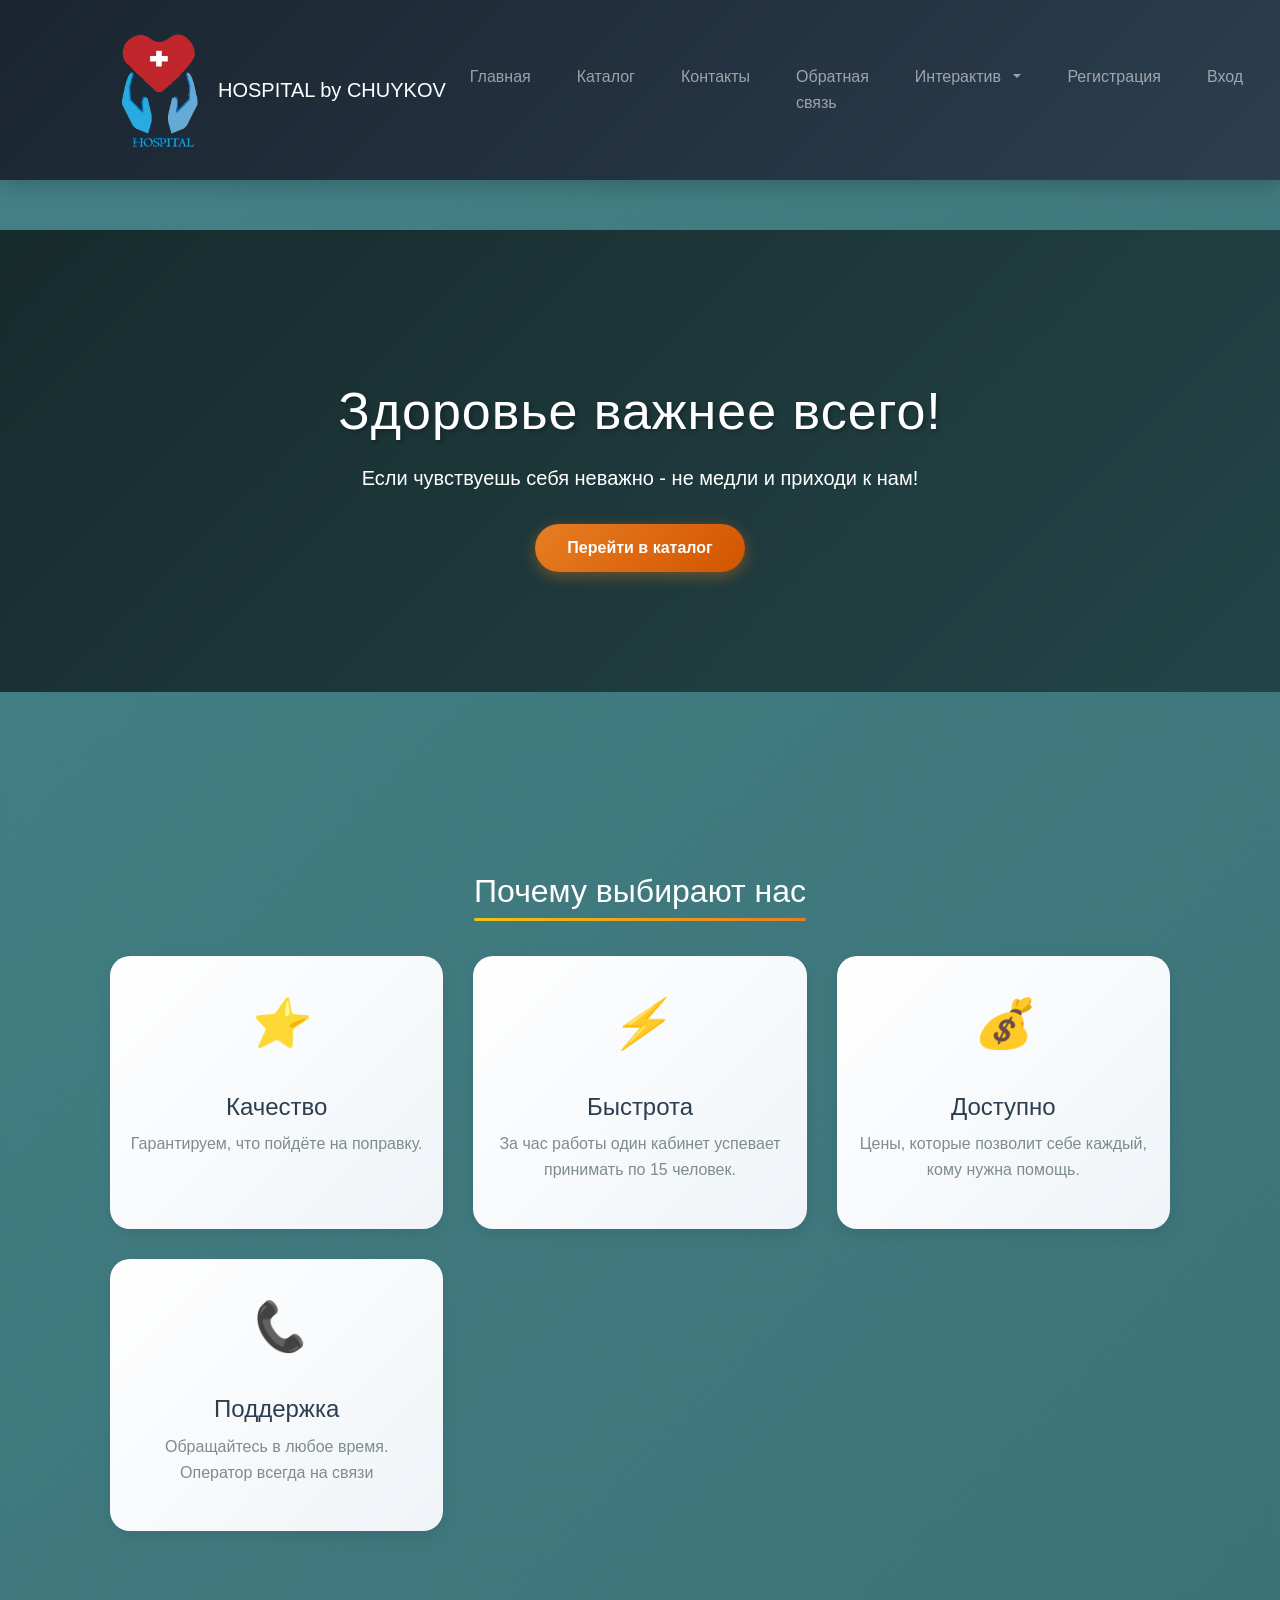
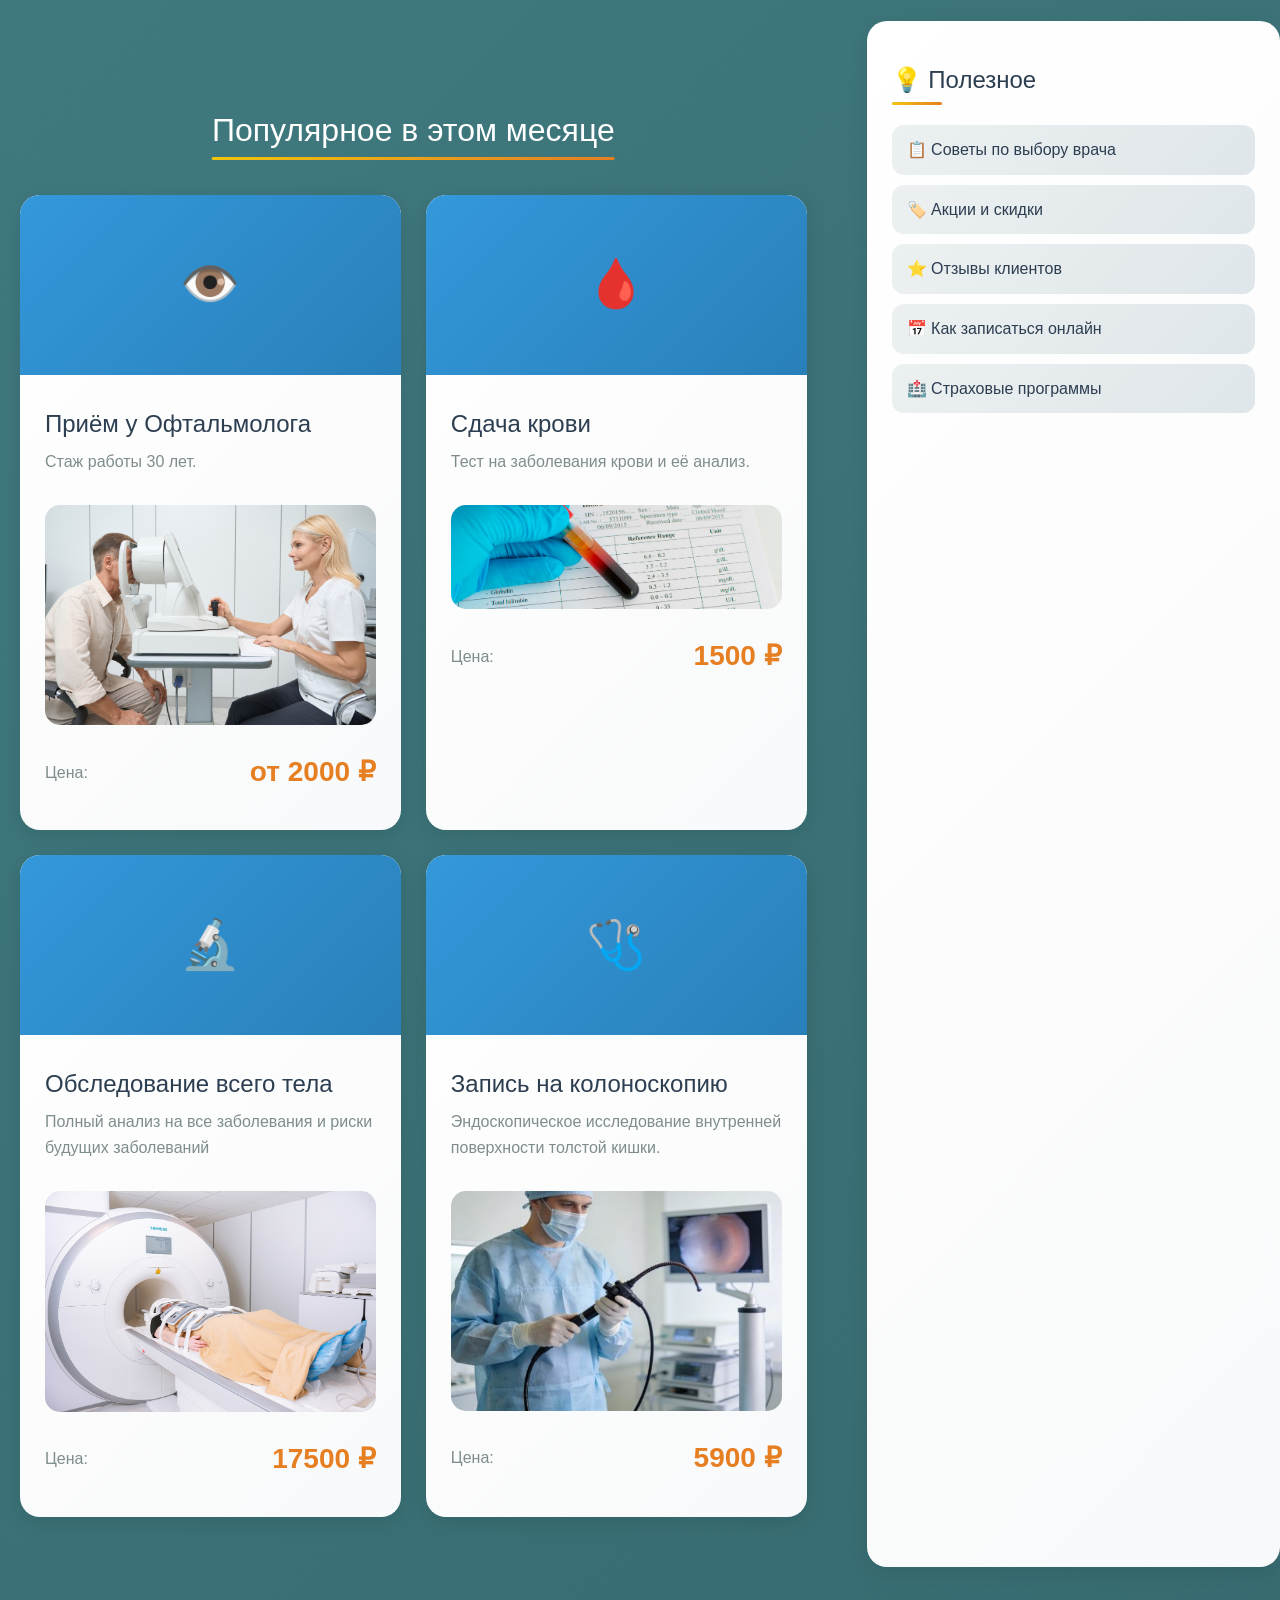
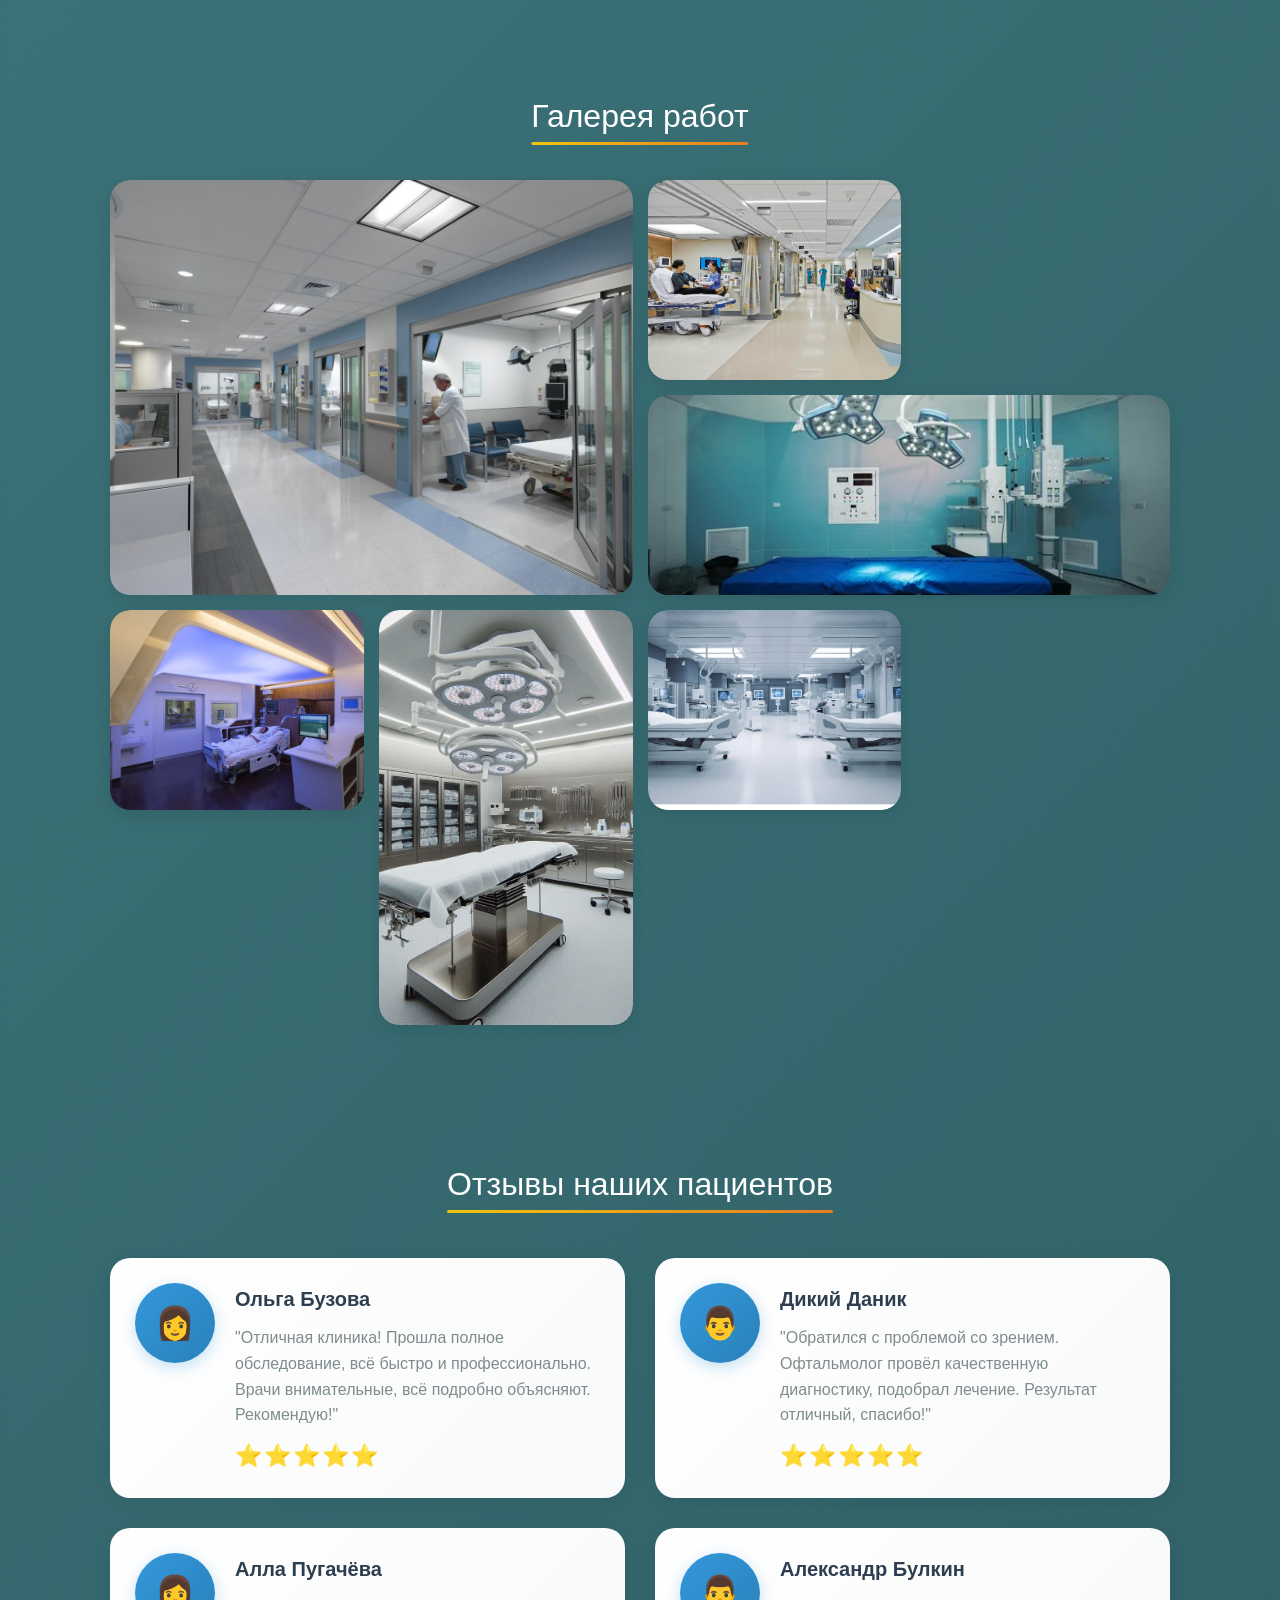
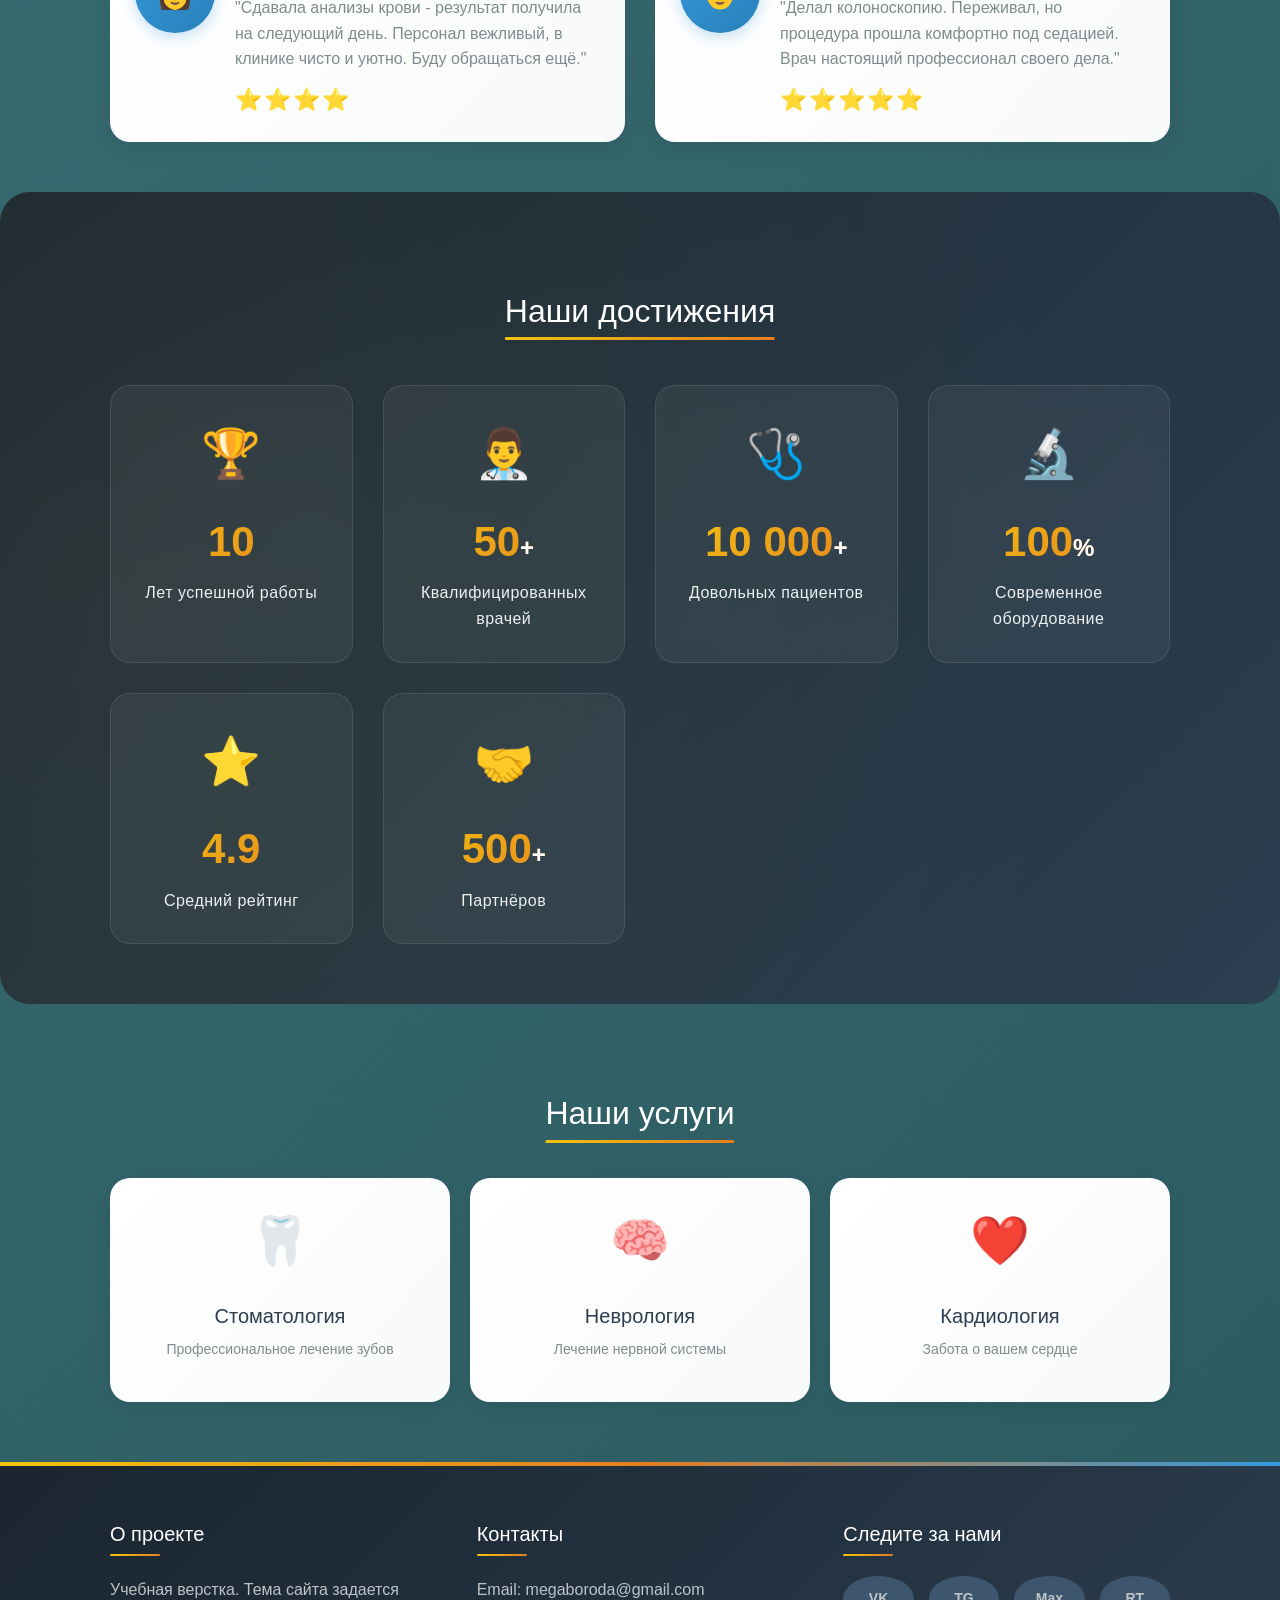
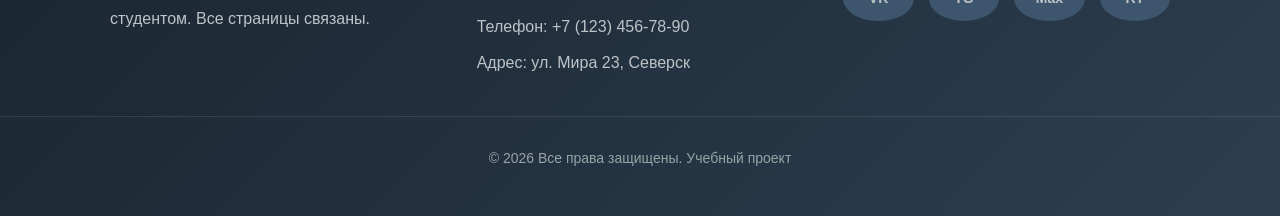
<file: index.html>
<!DOCTYPE html>
<html lang="ru">
<head>
    <meta charset="UTF-8">
    <meta name="viewport" content="width=device-width, initial-scale=1.0, viewport-fit=cover">
    <title>Главная - HOSPITAL by CHUYKOV</title>
    <link rel="stylesheet" href="bootstrap.css">
    <link rel="stylesheet" href="style.css">
</head>
<body>
    <!-- Шапка с Bootstrap Navbar (обновлён) -->
    <nav class="navbar navbar-expand-lg navbar-dark" style="background: linear-gradient(135deg, #1a252f 0%, #2c3e50 100%); padding: 20px 0;">
    <div class="container">
        <a href="index.html" class="navbar-brand d-flex align-items-center">
            <img src="лого_болька-no-bg-preview (carve.photos).png" width="100" height="130" alt="Логотип больницы" class="me-2">
            <span class="logo-name">HOSPITAL by CHUYKOV</span>
        </a>
        <button class="navbar-toggler" type="button" data-bs-toggle="collapse" data-bs-target="#navbarNav">
            <span class="navbar-toggler-icon"></span>
        </button>
        <div class="collapse navbar-collapse" id="navbarNav">
            <ul class="navbar-nav ms-auto">
                <li class="nav-item"><a class="nav-link" href="index.html">Главная</a></li>
                <li class="nav-item"><a class="nav-link" href="catalog.html">Каталог</a></li>
                <li class="nav-item"><a class="nav-link" href="contacts.html">Контакты</a></li>
                <li class="nav-item"><a class="nav-link" href="feedback.html">Обратная связь</a></li>
                <li class="nav-item dropdown">
                    <a class="nav-link dropdown-toggle" href="#" id="interactiveDropdown" role="button" data-bs-toggle="dropdown" aria-expanded="false">
                        Интерактив
                    </a>
                    <ul class="dropdown-menu" aria-labelledby="interactiveDropdown">
                        <li><a class="dropdown-item" href="slider.html">Слайдер</a></li>
                        <li><a class="dropdown-item" href="discount.html">Калькулятор</a></li>
                        <li><a class="dropdown-item" href="flip-card.html">Flip-карточки</a></li>
                        <li><a class="dropdown-item" href="scroll-gallery.html">Галерея</a></li>
                    </ul>
                </li>
                <li class="nav-item"><a class="nav-link" href="signup.html">Регистрация</a></li>
                <li class="nav-item"><a class="nav-link" href="login.html">Вход</a></li>
                <li class="nav-item"><a class="nav-link" href="profile.html">Профиль</a></li>
            </ul>
        </div>
    </div>
</nav>

    <main class="page-layout">
        <!-- Hero секция -->
        <section class="hero-section hero">
            <div class="container">
                <h1>Здоровье важнее всего!</h1>
                <p>Если чувствуешь себя неважно - не медли и приходи к нам!</p>
                <a href="catalog.html" class="btn">Перейти в каталог</a>
            </div>
        </section>

        <!-- Почему выбирают нас -->
        <section class="features-section">
            <div class="container">
                <h2>Почему выбирают нас</h2>
                <div class="features-grid">
                    <div class="feature-card">
                        <i>⭐</i>
                        <h3>Качество</h3>
                        <p>Гарантируем, что пойдёте на поправку.</p>
                    </div>
                    <div class="feature-card">
                        <i>⚡</i>
                        <h3>Быстрота</h3>
                        <p>За час работы один кабинет успевает принимать по 15 человек.</p>
                    </div>
                    <div class="feature-card">
                        <i>💰</i>
                        <h3>Доступно</h3>
                        <p>Цены, которые позволит себе каждый, кому нужна помощь.</p>
                    </div>
                    <div class="feature-card">
                        <i>📞</i>
                        <h3>Поддержка</h3>
                        <p>Обращайтесь в любое время. Оператор всегда на связи</p>
                    </div>
                </div>
            </div>
        </section>

        <!-- Популярное в этом месяце -->
        <section class="popular-section">
            <div class="container">
                <h2>Популярное в этом месяце</h2>
                <div class="popular-grid">
                    <div class="product-card">
                        <div class="card-img">👁️</div>
                        <div class="card-content">
                            <h3>Приём у Офтальмолога</h3>
                            <p>Стаж работы 30 лет.</p>
                            <img src="офтальмолог2.jpg" alt="Приём у Офтальмолога">
                            <div class="product-details">
                                <span class="label">Цена:</span>
                                <span class="price">от 2000 ₽</span>
                            </div>
                        </div>
                    </div>
                    <div class="product-card">
                        <div class="card-img">🩸</div>
                        <div class="card-content">
                            <h3>Сдача крови</h3>
                            <p>Тест на заболевания крови и её анализ.</p>
                            <img src="кровка.jpg" alt="Сдача крови">
                            <div class="product-details">
                                <span class="label">Цена:</span>
                                <span class="price">1500 ₽</span>
                            </div>
                        </div>
                    </div>
                    <div class="product-card">
                        <div class="card-img">🔬</div>
                        <div class="card-content">
                            <h3>Обследование всего тела</h3>
                            <p>Полный анализ на все заболевания и риски будущих заболеваний</p>
                            <img src="всё тело.jpg" alt="Обследование всего тела">
                            <div class="product-details">
                                <span class="label">Цена:</span>
                                <span class="price">17500 ₽</span>
                            </div>
                        </div>
                    </div>
                    <div class="product-card">
                        <div class="card-img">🩺</div>
                        <div class="card-content">
                            <h3>Запись на колоноскопию</h3>
                            <p>Эндоскопическое исследование внутренней поверхности толстой кишки.</p>
                            <img src="клоноскопия.jpg" alt="Запись на колоноскопию">
                            <div class="product-details">
                                <span class="label">Цена:</span>
                                <span class="price">5900 ₽</span>
                            </div>
                        </div>
                    </div>
                </div>
            </div>
        </section>

        <!-- Сайдбар -->
        <aside class="sidebar-section">
            <h3>💡 Полезное</h3>
            <ul>
                <li>📋 Советы по выбору врача</li>
                <li>🏷️ Акции и скидки</li>
                <li>⭐ Отзывы клиентов</li>
                <li>📅 Как записаться онлайн</li>
                <li>🏥 Страховые программы</li>
            </ul>
        </aside>

        <!-- Галерея -->
        <section class="gallery-section gallery">
            <div class="container">
                <h2>Галерея работ</h2>
                <div class="gallery-grid">
                    <div class="gallery-item gallery-item-1">
                        <img src="фото 5.jpg" alt="Фото 1 - Интерьер клиники" width="95%" height="95%">
                    </div>
                    <div class="gallery-item gallery-item-2">
                        <img src="фото 3.jpg" alt="Фото 2 - Врачи и пациенты" width="95%" height="95%">
                    </div>
                    <div class="gallery-item gallery-item-3">
                        <img src="фото 1.jpg" alt="Фото 3 - Современное оборудование" width="95%" height="95%">
                    </div>
                    <div class="gallery-item gallery-item-4">
                        <img src="фото 4.jpg" alt="Фото 4 - Процедурный кабинет" width="95%" height="95%">
                    </div>
                    <div class="gallery-item gallery-item-5">
                        <img src="фото 6.jpg" alt="Фото 5 - Операционная" width="95%" height="95%">
                    </div>
                    <div class="gallery-item gallery-item-6">
                        <img src="фото 2.jpg" alt="Фото 6 - Палата" width="95%" height="95%">
                    </div>
                </div>
            </div>
        </section>
    </main>

    <!-- Блок отзывов -->
    <section class="reviews">
        <div class="container">
            <h2>Отзывы наших пациентов</h2>
            <div class="reviews-grid">
                <div class="review-item">
                    <div class="review-photo">👩</div>
                    <div class="review-name">Ольга Бузова</div>
                    <div class="review-text">"Отличная клиника! Прошла полное обследование, всё быстро и профессионально. Врачи внимательные, всё подробно объясняют. Рекомендую!"</div>
                    <div class="review-rating">⭐⭐⭐⭐⭐</div>
                </div>
                <div class="review-item">
                    <div class="review-photo">👨</div>
                    <div class="review-name">Дикий Даник</div>
                    <div class="review-text">"Обратился с проблемой со зрением. Офтальмолог провёл качественную диагностику, подобрал лечение. Результат отличный, спасибо!"</div>
                    <div class="review-rating">⭐⭐⭐⭐⭐</div>
                </div>
                <div class="review-item">
                    <div class="review-photo">👩</div>
                    <div class="review-name">Алла Пугачёва</div>
                    <div class="review-text">"Сдавала анализы крови - результат получила на следующий день. Персонал вежливый, в клинике чисто и уютно. Буду обращаться ещё."</div>
                    <div class="review-rating">⭐⭐⭐⭐</div>
                </div>
                <div class="review-item">
                    <div class="review-photo">👨</div>
                    <div class="review-name">Александр Булкин</div>
                    <div class="review-text">"Делал колоноскопию. Переживал, но процедура прошла комфортно под седацией. Врач настоящий профессионал своего дела."</div>
                    <div class="review-rating">⭐⭐⭐⭐⭐</div>
                </div>
            </div>
        </div>
    </section>

    <!-- Наши достижения -->
    <section class="achievements">
        <div class="container">
            <h2>Наши достижения</h2>
            <div class="achievements-grid">
                <div class="achievement-item">
                    <span class="icon">🏆</span>
                    <span class="number">10</span>
                    <span class="label">Лет успешной работы</span>
                </div>
                <div class="achievement-item">
                    <span class="icon">👨‍⚕️</span>
                    <span class="number">50<span class="suffix">+</span></span>
                    <span class="label">Квалифицированных врачей</span>
                </div>
                <div class="achievement-item">
                    <span class="icon">🩺</span>
                    <span class="number">10 000<span class="suffix">+</span></span>
                    <span class="label">Довольных пациентов</span>
                </div>
                <div class="achievement-item">
                    <span class="icon">🔬</span>
                    <span class="number">100<span class="suffix">%</span></span>
                    <span class="label">Современное оборудование</span>
                </div>
                <div class="achievement-item">
                    <span class="icon">⭐</span>
                    <span class="number">4.9</span>
                    <span class="label">Средний рейтинг</span>
                </div>
                <div class="achievement-item">
                    <span class="icon">🤝</span>
                    <span class="number">500<span class="suffix">+</span></span>
                    <span class="label">Партнёров</span>
                </div>
            </div>
        </div>
    </section>

    <!-- Комбинированная галерея -->
    <section class="combo-gallery">
        <div class="container">
            <h2>Наши услуги</h2>
            <div class="gallery-grid-combo">
                <div class="gallery-card">
                    <div class="card-icon">🦷</div>
                    <h4>Стоматология</h4>
                    <p>Профессиональное лечение зубов</p>
                </div>
                <div class="gallery-card">
                    <div class="card-icon">🧠</div>
                    <h4>Неврология</h4>
                    <p>Лечение нервной системы</p>
                </div>
                <div class="gallery-card">
                    <div class="card-icon">❤️</div>
                    <h4>Кардиология</h4>
                    <p>Забота о вашем сердце</p>
                </div>
            </div>
        </div>
    </section>

    <footer>
        <div class="container">
            <div class="footer-col">
                <h4>О проекте</h4>
                <p>Учебная верстка. Тема сайта задается студентом. Все страницы связаны.</p>
            </div>
            <div class="footer-col">
                <h4>Контакты</h4>
                <p>Email: megaboroda@gmail.com</p>
                <p>Телефон: +7 (123) 456-78-90</p>
                <p>Адрес: ул. Мира 23, Северск</p>
            </div>
            <div class="footer-col">
                <h4>Следите за нами</h4>
                <div class="social-links">
                    <a href="https://vk.com/bebra_snich228" class="social-icon">VK</a>
                    <a href="t.me/Leshka_Mazafaker" class="social-icon">TG</a>
                    <a href="#" class="social-icon">Max</a>
                    <a href="#" class="social-icon">RT</a>
                </div>
            </div>
        </div>
        <div class="copyright">
            <p>&copy; 2026 Все права защищены. Учебный проект</p>
        </div>
    </footer>

    <script>
        const burgerBtn = document.getElementById('burgerBtn');
        const navMenu = document.getElementById('navMenu');
        if (burgerBtn && navMenu) {
            burgerBtn.addEventListener('click', function() {
                this.classList.toggle('active');
                navMenu.classList.toggle('open');
            });
        }
    </script>
</body>
</html>
<script src="https://cdn.jsdelivr.net/npm/bootstrap@5.3.0/dist/js/bootstrap.bundle.min.js"></script>
</body>
</html>
</file>
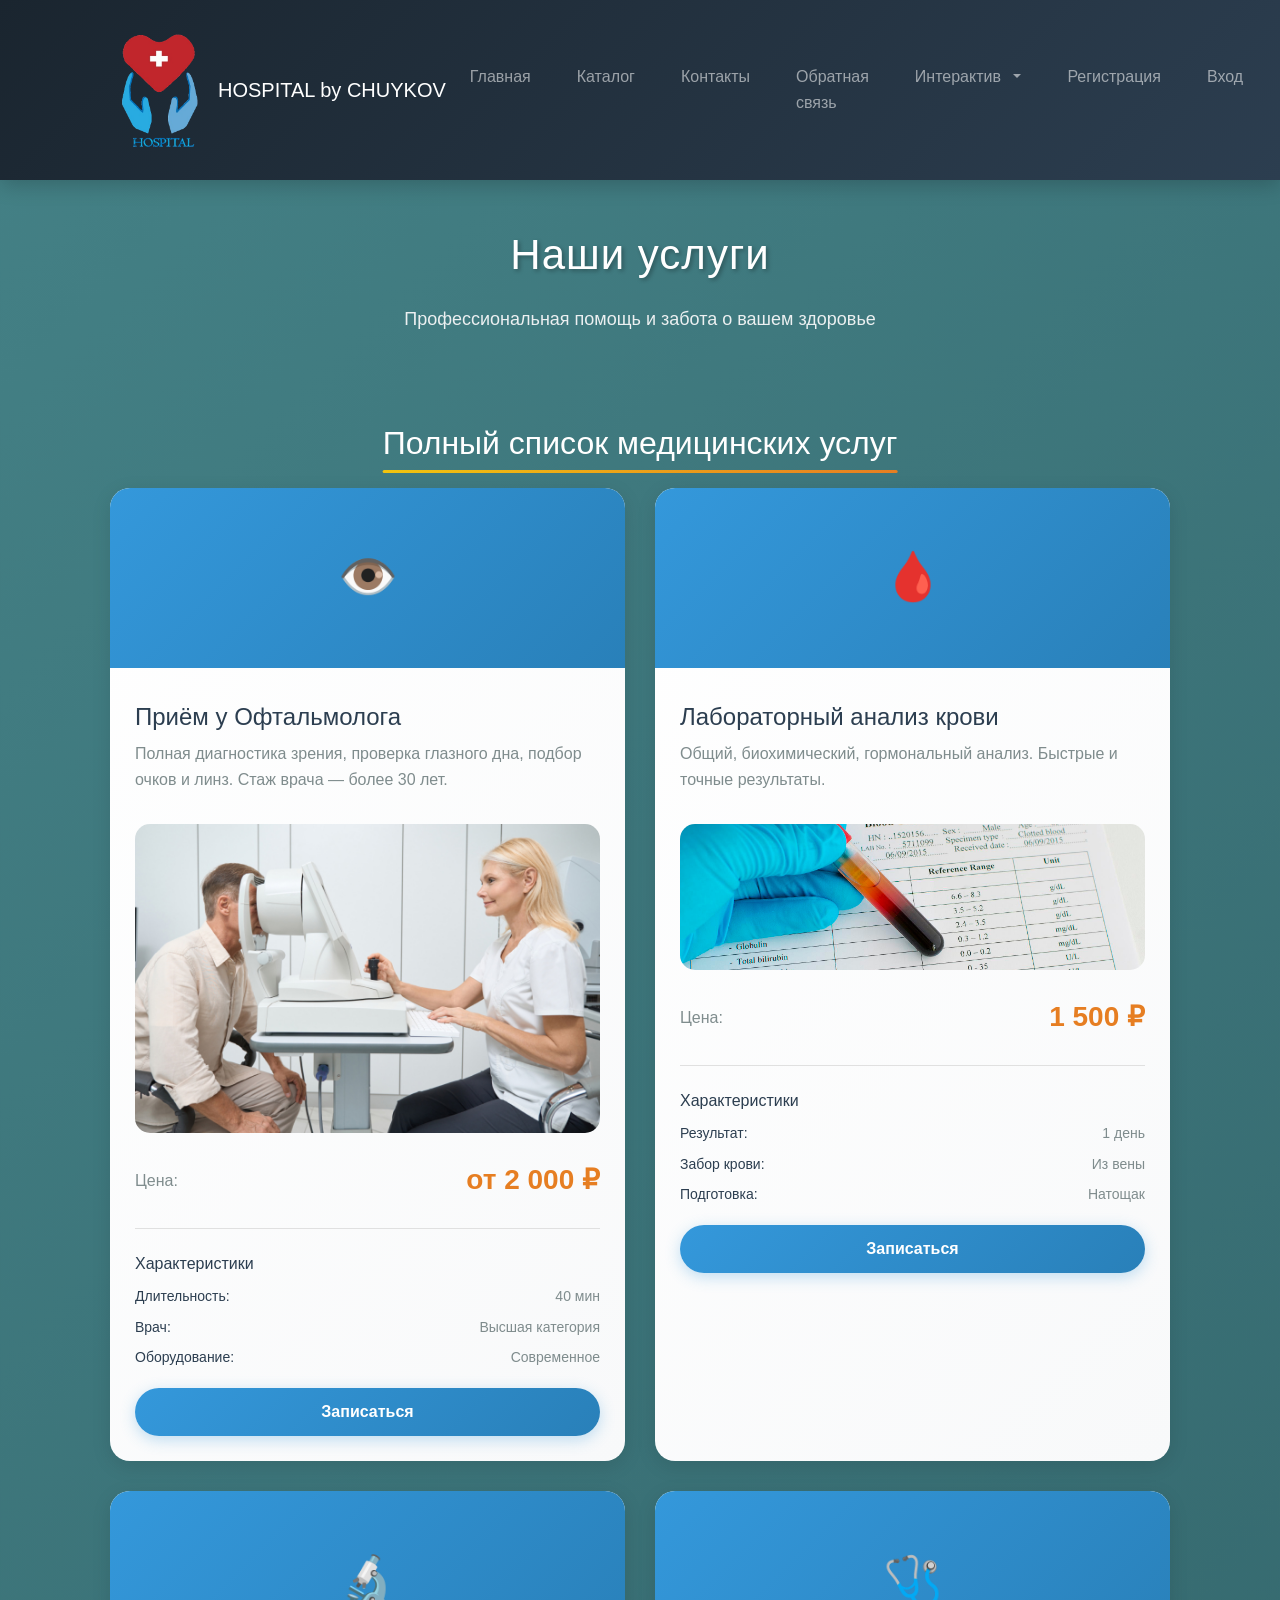
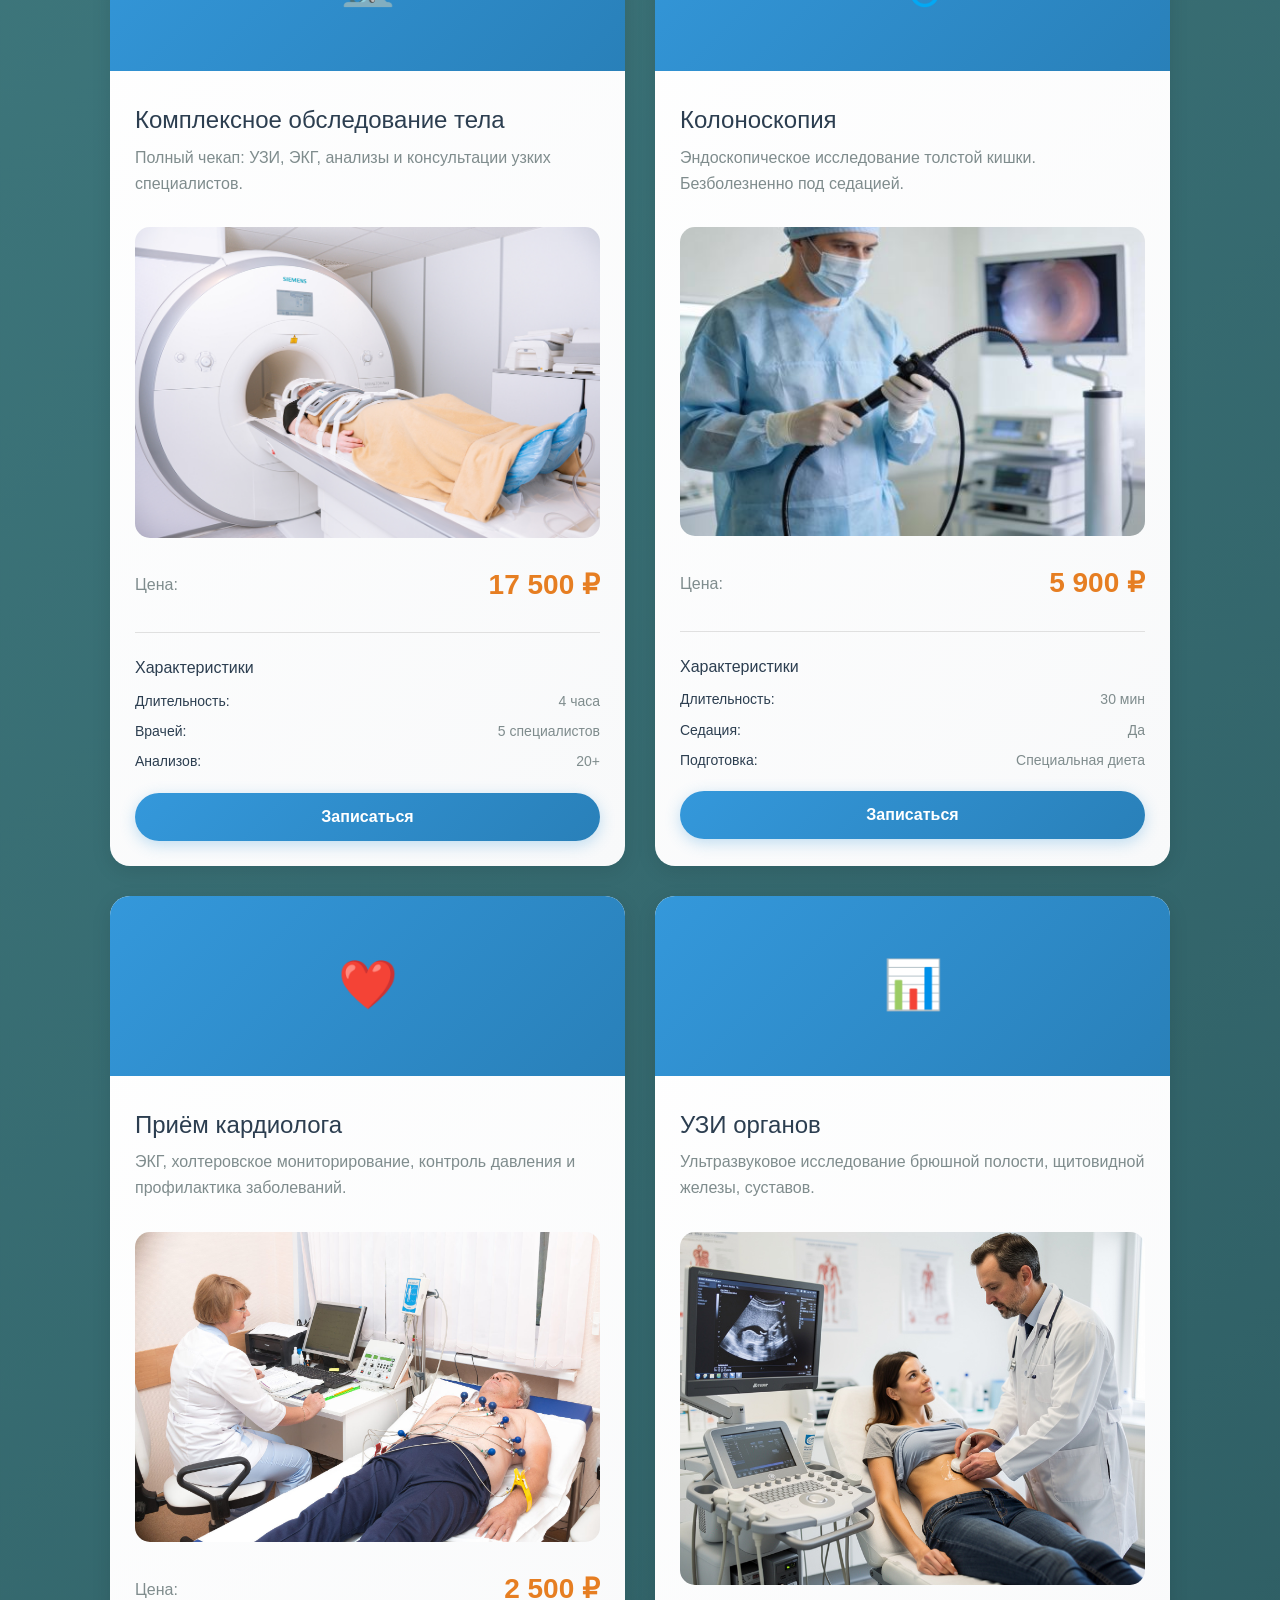
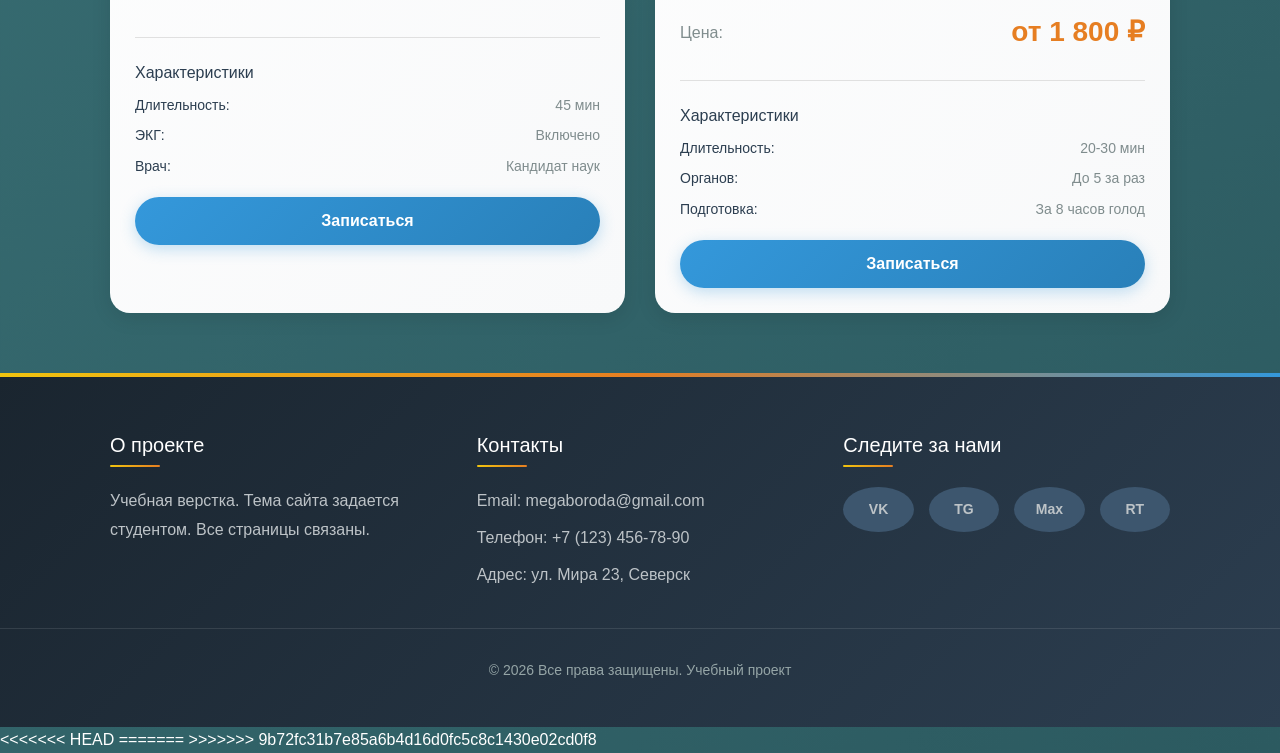
<file: catalog.html>
<!DOCTYPE html>
<html lang="ru">
<head>
    <meta charset="UTF-8">
    <meta name="viewport" content="width=device-width, initial-scale=1.0">
    <title>Каталог - HOSPITAL by CHUYKOV</title>
    <link rel="stylesheet" href="bootstrap.css">
    <link rel="stylesheet" href="style.css">
</head>
<body>
    <nav class="navbar navbar-expand-lg navbar-dark" style="background: linear-gradient(135deg, #1a252f 0%, #2c3e50 100%); padding: 20px 0;">
    <div class="container">
        <a href="index.html" class="navbar-brand d-flex align-items-center">
            <img src="лого_болька-no-bg-preview (carve.photos).png" width="100" height="130" alt="Логотип больницы" class="me-2">
            <span class="logo-name">HOSPITAL by CHUYKOV</span>
        </a>
        <button class="navbar-toggler" type="button" data-bs-toggle="collapse" data-bs-target="#navbarNav">
            <span class="navbar-toggler-icon"></span>
        </button>
        <div class="collapse navbar-collapse" id="navbarNav">
            <ul class="navbar-nav ms-auto">
                <li class="nav-item"><a class="nav-link" href="index.html">Главная</a></li>
                <li class="nav-item"><a class="nav-link" href="catalog.html">Каталог</a></li>
                <li class="nav-item"><a class="nav-link" href="contacts.html">Контакты</a></li>
                <li class="nav-item"><a class="nav-link" href="feedback.html">Обратная связь</a></li>
                <li class="nav-item dropdown">
                    <a class="nav-link dropdown-toggle" href="#" id="interactiveDropdown" role="button" data-bs-toggle="dropdown" aria-expanded="false">
                        Интерактив
                    </a>
                    <ul class="dropdown-menu" aria-labelledby="interactiveDropdown">
                        <li><a class="dropdown-item" href="slider.html">Слайдер</a></li>
                        <li><a class="dropdown-item" href="discount.html">Калькулятор</a></li>
                        <li><a class="dropdown-item" href="flip-card.html">Flip-карточки</a></li>
                        <li><a class="dropdown-item" href="scroll-gallery.html">Галерея</a></li>
                    </ul>
                </li>
                <li class="nav-item"><a class="nav-link" href="signup.html">Регистрация</a></li>
                <li class="nav-item"><a class="nav-link" href="login.html">Вход</a></li>
                <li class="nav-item"><a class="nav-link" href="profile.html">Профиль</a></li>
            </ul>
        </div>
    </div>
</nav>

    <main>
        <section>
            <div class="container">
                <h1>Наши услуги</h1>
                <p style="text-align: center; font-size: 18px; color: #ecf0f1;">Профессиональная помощь и забота о вашем здоровье</p>
            </div>
        </section>

        <section>
            <div class="container">
                <h2>Полный список медицинских услуг</h2>
                <div class="catalog-grid">
                    <div class="product-card">
                        <div class="card-img">👁️</div>
                        <div class="card-content">
                            <h3>Приём у Офтальмолога</h3>
                            <p>Полная диагностика зрения, проверка глазного дна, подбор очков и линз. Стаж врача — более 30 лет.</p>
                            <img src="офтальмолог2.jpg" alt="Приём офтальмолога">
                            <div class="product-details">
                                <span class="label">Цена:</span>
                                <span class="price">от 2 000 ₽</span>
                            </div>
                            <div class="product-specs">
                                <h4>Характеристики</h4>
                                <ul>
                                    <li><span>Длительность:</span><span>40 мин</span></li>
                                    <li><span>Врач:</span><span>Высшая категория</span></li>
                                    <li><span>Оборудование:</span><span>Современное</span></li>
                                </ul>
                            </div>
                            <a href="#" class="btn">Записаться</a>
                        </div>
                    </div>

                    <div class="product-card">
                        <div class="card-img">🩸</div>
                        <div class="card-content">
                            <h3>Лабораторный анализ крови</h3>
                            <p>Общий, биохимический, гормональный анализ. Быстрые и точные результаты.</p>
                            <img src="кровка.jpg" alt="Сдача крови">
                            <div class="product-details">
                                <span class="label">Цена:</span>
                                <span class="price">1 500 ₽</span>
                            </div>
                            <div class="product-specs">
                                <h4>Характеристики</h4>
                                <ul>
                                    <li><span>Результат:</span><span>1 день</span></li>
                                    <li><span>Забор крови:</span><span>Из вены</span></li>
                                    <li><span>Подготовка:</span><span>Натощак</span></li>
                                </ul>
                            </div>
                            <a href="#" class="btn">Записаться</a>
                        </div>
                    </div>

                    <div class="product-card">
                        <div class="card-img">🔬</div>
                        <div class="card-content">
                            <h3>Комплексное обследование тела</h3>
                            <p>Полный чекап: УЗИ, ЭКГ, анализы и консультации узких специалистов.</p>
                            <img src="всё тело.jpg" alt="Чекап организма">
                            <div class="product-details">
                                <span class="label">Цена:</span>
                                <span class="price">17 500 ₽</span>
                            </div>
                            <div class="product-specs">
                                <h4>Характеристики</h4>
                                <ul>
                                    <li><span>Длительность:</span><span>4 часа</span></li>
                                    <li><span>Врачей:</span><span>5 специалистов</span></li>
                                    <li><span>Анализов:</span><span>20+</span></li>
                                </ul>
                            </div>
                            <a href="#" class="btn">Записаться</a>
                        </div>
                    </div>

                    <div class="product-card">
                        <div class="card-img">🩺</div>
                        <div class="card-content">
                            <h3>Колоноскопия</h3>
                            <p>Эндоскопическое исследование толстой кишки. Безболезненно под седацией.</p>
                            <img src="клоноскопия.jpg" alt="Колоноскопия">
                            <div class="product-details">
                                <span class="label">Цена:</span>
                                <span class="price">5 900 ₽</span>
                            </div>
                            <div class="product-specs">
                                <h4>Характеристики</h4>
                                <ul>
                                    <li><span>Длительность:</span><span>30 мин</span></li>
                                    <li><span>Седация:</span><span>Да</span></li>
                                    <li><span>Подготовка:</span><span>Специальная диета</span></li>
                                </ul>
                            </div>
                            <a href="#" class="btn">Записаться</a>
                        </div>
                    </div>

                    <div class="product-card">
                        <div class="card-img">❤️</div>
                        <div class="card-content">
                            <h3>Приём кардиолога</h3>
                            <p>ЭКГ, холтеровское мониторирование, контроль давления и профилактика заболеваний.</p>
                            <img src="кардиолог.jpg" alt="Консультация кардиолога">
                            <div class="product-details">
                                <span class="label">Цена:</span>
                                <span class="price">2 500 ₽</span>
                            </div>
                            <div class="product-specs">
                                <h4>Характеристики</h4>
                                <ul>
                                    <li><span>Длительность:</span><span>45 мин</span></li>
                                    <li><span>ЭКГ:</span><span>Включено</span></li>
                                    <li><span>Врач:</span><span>Кандидат наук</span></li>
                                </ul>
                            </div>
                            <a href="#" class="btn">Записаться</a>
                        </div>
                    </div>

                    <div class="product-card">
                        <div class="card-img">📊</div>
                        <div class="card-content">
                            <h3>УЗИ органов</h3>
                            <p>Ультразвуковое исследование брюшной полости, щитовидной железы, суставов.</p>
                            <img src="узи.jpg" alt="УЗИ диагностика">
                            <div class="product-details">
                                <span class="label">Цена:</span>
                                <span class="price">от 1 800 ₽</span>
                            </div>
                            <div class="product-specs">
                                <h4>Характеристики</h4>
                                <ul>
                                    <li><span>Длительность:</span><span>20-30 мин</span></li>
                                    <li><span>Органов:</span><span>До 5 за раз</span></li>
                                    <li><span>Подготовка:</span><span>За 8 часов голод</span></li>
                                </ul>
                            </div>
                            <a href="#" class="btn">Записаться</a>
                        </div>
                    </div>
                </div>
            </div>
        </section>
    </main>

    <footer>
        <div class="container">
            <div class="footer-col">
                <h4>О проекте</h4>
                <p>Учебная верстка. Тема сайта задается студентом. Все страницы связаны.</p>
            </div>
            <div class="footer-col">
                <h4>Контакты</h4>
                <p>Email: megaboroda@gmail.com</p>
                <p>Телефон: +7 (123) 456-78-90</p>
                <p>Адрес: ул. Мира 23, Северск</p>
            </div>
            <div class="footer-col">
                <h4>Следите за нами</h4>
                <div class="social-links">
                    <a href="https://vk.com/bebra_snich228" class="social-icon">VK</a>
                    <a href="t.me/Leshka_Mazafaker" class="social-icon">TG</a>
                    <a href="#" class="social-icon">Max</a>
                    <a href="#" class="social-icon">RT</a>
                </div>
            </div>
        </div>
        <div class="copyright">
            <p>&copy; 2026 Все права защищены. Учебный проект</p>
        </div>
    </footer>

    <script>
        const burgerBtn = document.getElementById('burgerBtn');
        const navMenu = document.getElementById('navMenu');
        if (burgerBtn && navMenu) {
            burgerBtn.addEventListener('click', function() {
                this.classList.toggle('active');
                navMenu.classList.toggle('open');
            });
        }
    </script>
</body>
<<<<<<< HEAD
</html>
<script src="https://cdn.jsdelivr.net/npm/bootstrap@5.3.0/dist/js/bootstrap.bundle.min.js"></script>
</body>
=======
>>>>>>> 9b72fc31b7e85a6b4d16d0fc5c8c1430e02cd0f8
</html>
</file>
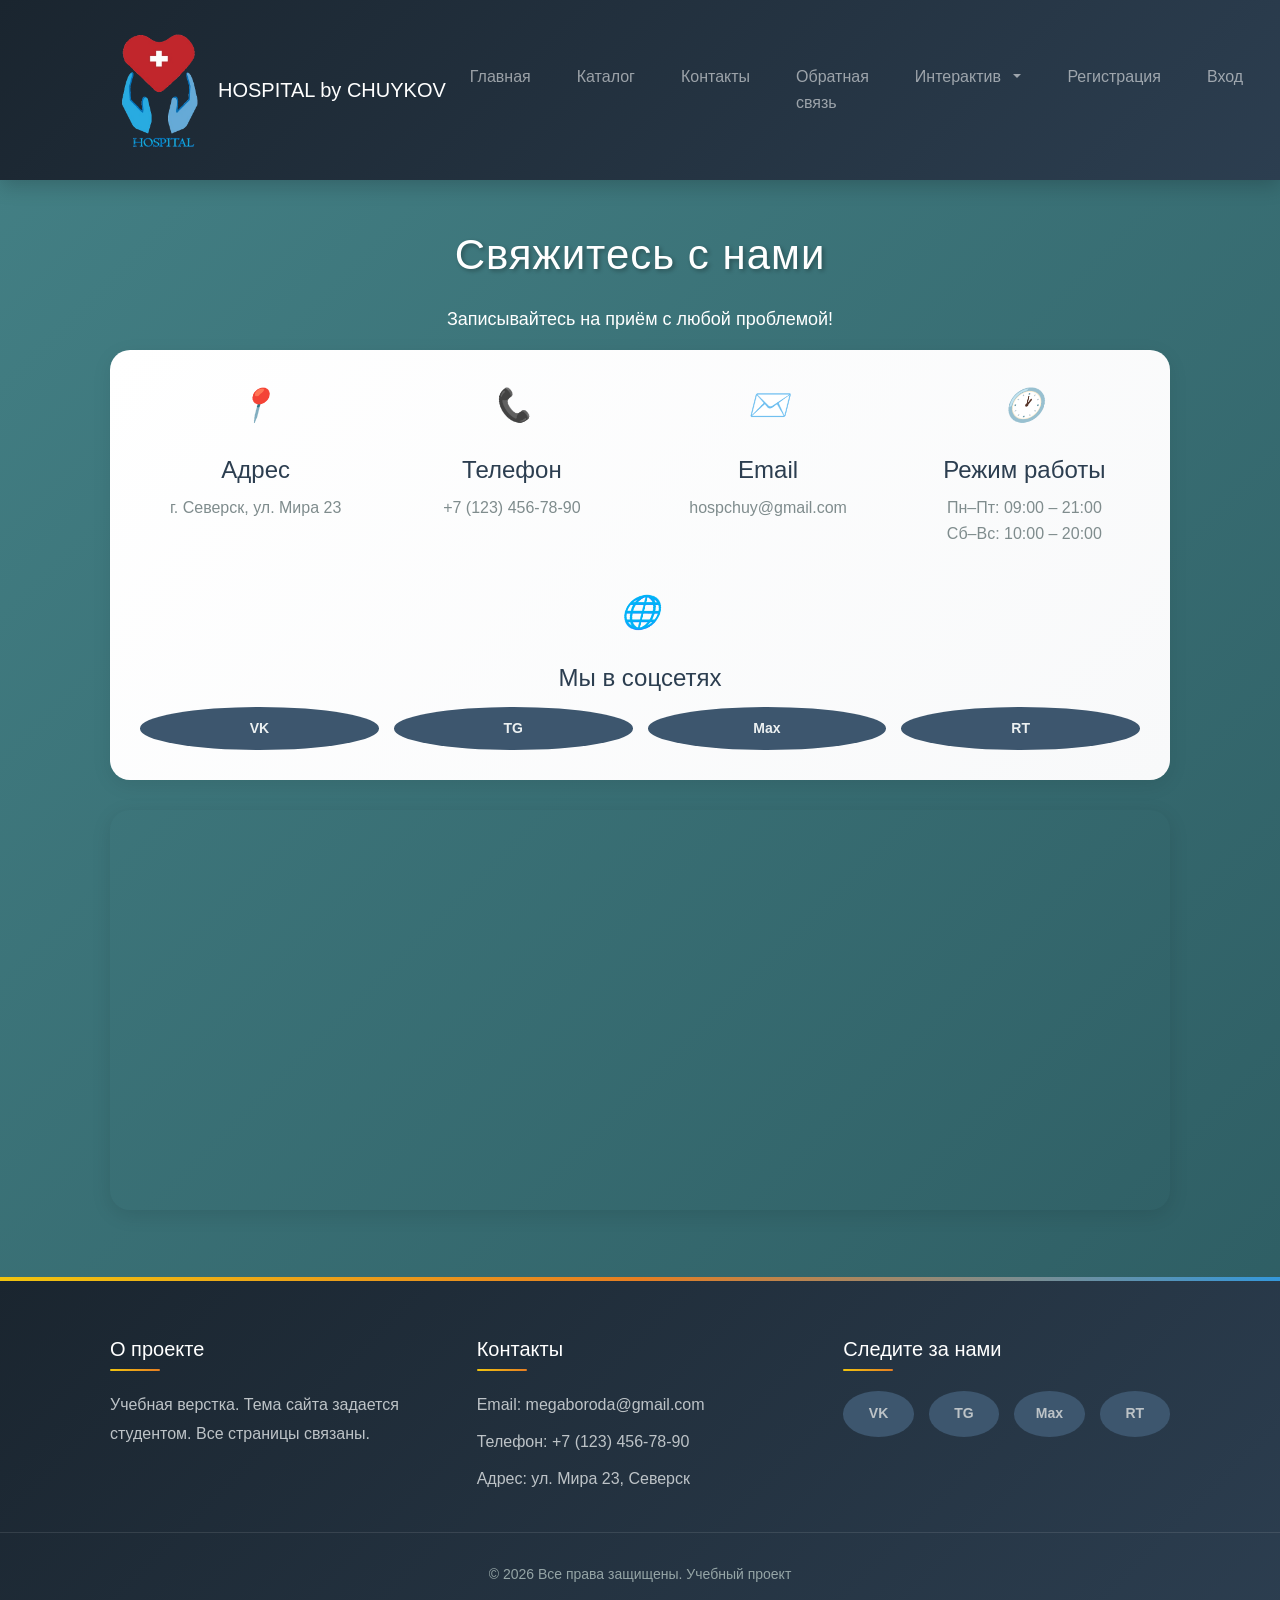
<file: contacts.html>
<!DOCTYPE html>
<html lang="ru">
<head>
    <meta charset="UTF-8">
    <meta name="viewport" content="width=device-width, initial-scale=1.0, viewport-fit=cover">
    <title>Контакты - HOSPITAL by CHUYKOV</title>
    <style>
        * {
            margin: 0;
            padding: 0;
            box-sizing: border-box;
        }

        body {
            font-family: 'Segoe UI', Tahoma, Geneva, Verdana, sans-serif;
            font-size: 16px;
            color: #ffffff;
            background: linear-gradient(135deg, #448186 0%, #2c5a60 100%);
            line-height: 1.6;
        }

        .container {
            max-width: 1200px;
            margin: 0 auto;
            padding: 0 20px;
        }

        h1 {
            font-size: 42px;
            color: #ffffff;
            text-align: center;
            margin-top: 30px;
            margin-bottom: 25px;
            text-shadow: 2px 2px 4px rgba(0, 0, 0, 0.3);
            letter-spacing: 1px;
        }

        .logo-name {
            color: #ffffff;
            text-decoration: none;
        }

        h2 {
            font-size: 32px;
            color: #ffffff;
            text-align: center;
            margin-top: 40px;
            margin-bottom: 25px;
            position: relative;
            display: inline-block;
            left: 50%;
            transform: translateX(-50%);
            white-space: nowrap;
        }

        h2::after {
            content: '';
            position: absolute;
            bottom: -10px;
            left: 0;
            width: 100%;
            height: 3px;
            background: linear-gradient(90deg, #f1c40f, #e67e22);
            border-radius: 2px;
        }

        h3 {
            font-size: 24px;
            color: #2c3e50;
            margin-top: 15px;
            margin-bottom: 10px;
        }

        h4 {
            font-size: 18px;
            color: #ecf0f1;
            margin-top: 10px;
            margin-bottom: 10px;
        }

        header {
            background: linear-gradient(135deg, #1a252f 0%, #2c3e50 100%);
            padding: 20px 0;
            box-shadow: 0 5px 20px rgba(0, 0, 0, 0.2);
            position: sticky;
            top: 0;
            z-index: 100;
        }

        header .container {
            display: flex;
            justify-content: space-between;
            align-items: center;
            flex-wrap: wrap;
            gap: 20px;
        }

        .logo {
            display: flex;
            align-items: center;
            gap: 15px;
            text-decoration: none;
            transition: transform 0.3s ease;
        }

        .logo:hover {
            transform: scale(1.02);
        }

        .logo img {
            border-radius: 50%;
            box-shadow: 0 4px 10px rgba(0, 0, 0, 0.2);
            transition: box-shadow 0.3s;
        }

        .logo img:hover {
            box-shadow: 0 6px 15px rgba(0, 0, 0, 0.3);
        }

        .logo span {
            font-size: 26px;
            font-weight: bold;
            color: white;
            letter-spacing: 2px;
            text-shadow: 1px 1px 2px rgba(0, 0, 0, 0.3);
        }

        nav ul {
            display: flex;
            list-style: none;
            gap: 30px;
            margin: 0;
            padding: 0;
        }

        nav ul li a {
            color: white;
            text-decoration: none;
            font-weight: 600;
            font-size: 16px;
            padding: 8px 16px;
            border-radius: 25px;
            transition: all 0.3s ease;
            position: relative;
        }

        nav ul li a::before {
            content: '';
            position: absolute;
            bottom: 0;
            left: 50%;
            transform: translateX(-50%);
            width: 0;
            height: 2px;
            background: linear-gradient(90deg, #f1c40f, #e67e22);
            transition: width 0.3s ease;
            border-radius: 2px;
        }

        nav ul li a:hover::before {
            width: 70%;
        }

        nav ul li a:hover {
            color: #f1c40f;
            background: rgba(255, 255, 255, 0.1);
        }

        nav ul li a.active {
            color: #f1c40f;
            background: rgba(241, 196, 15, 0.1);
        }

        .btn, button, .button {
            display: inline-block;
            background: linear-gradient(135deg, #3498db 0%, #2980b9 100%);
            color: white;
            padding: 12px 32px;
            border: none;
            border-radius: 50px;
            text-decoration: none;
            font-weight: bold;
            font-size: 16px;
            transition: all 0.3s ease;
            box-shadow: 0 4px 15px rgba(52, 152, 219, 0.3);
            cursor: pointer;
            position: relative;
            overflow: hidden;
        }

        .btn::before, button::before, .button::before {
            content: '';
            position: absolute;
            top: 50%;
            left: 50%;
            width: 0;
            height: 0;
            border-radius: 50%;
            background: rgba(255, 255, 255, 0.3);
            transform: translate(-50%, -50%);
            transition: width 0.5s, height 0.5s;
        }

        .btn:hover::before, button:hover::before, .button:hover::before {
            width: 300px;
            height: 300px;
        }

        .btn:hover, button:hover, .button:hover {
            background: linear-gradient(135deg, #2980b9 0%, #1f6d9e 100%);
            box-shadow: 0 6px 20px rgba(52, 152, 219, 0.4);
            transform: translateY(-2px);
        }

        .btn:active, button:active, .button:active {
            transform: translateY(0);
        }

        section {
            margin-top: 50px;
            margin-bottom: 50px;
        }

        .contacts-info {
            display: flex;
            flex-wrap: wrap;
            justify-content: space-between;
            gap: 25px;
            background: linear-gradient(135deg, #ffffff 0%, #f8f9fa 100%);
            padding: 30px;
            border-radius: 20px;
            margin-bottom: 30px;
            box-shadow: 0 5px 20px rgba(0, 0, 0, 0.08);
        }

        .contacts-info > div {
            flex: 1;
            min-width: 200px;
            text-align: center;
        }

        .contacts-info i {
            font-size: 32px;
            color: #3498db;
            margin-bottom: 10px;
            display: inline-block;
        }

        .contacts-info h3 {
            color: #2c3e50;
            margin-bottom: 10px;
        }

        .contacts-info p {
            color: #7f8c8d;
        }

        .map iframe {
            width: 100%;
            border: none;
            border-radius: 20px;
            box-shadow: 0 5px 20px rgba(0, 0, 0, 0.1);
        }

        /* ========== СОЦИАЛЬНЫЕ СЕТИ ========== */
        .social-links {
            display: grid;
            grid-template-columns: repeat(4, 1fr);
            gap: 15px;
            margin-top: 15px;
        }

        .social-icon {
            background-color: #3d566e;
            padding: 10px;
            text-align: center;
            border-radius: 50%;
            transition: all 0.3s ease;
            color: #ecf0f1;
            text-decoration: none;
            font-weight: 600;
            font-size: 14px;
        }

        .social-icon:hover {
            background: linear-gradient(135deg, #f1c40f, #e67e22);
            color: #2c3e50;
            transform: translateY(-3px) scale(1.05);
            box-shadow: 0 4px 15px rgba(241, 196, 15, 0.3);
        }

        /* ========== ПОДВАЛ ========== */
        footer {
            background: linear-gradient(135deg, #1a252f 0%, #2c3e50 100%);
            padding: 50px 0 30px;
            margin-top: 60px;
            position: relative;
        }

        footer::before {
            content: '';
            position: absolute;
            top: 0;
            left: 0;
            right: 0;
            height: 4px;
            background: linear-gradient(90deg, #f1c40f, #e67e22, #3498db);
        }

        footer .container {
            display: flex;
            justify-content: space-between;
            flex-wrap: wrap;
            gap: 40px;
        }

        .footer-col {
            flex: 1;
            min-width: 220px;
        }

        .footer-col h4 {
            color: white;
            margin-bottom: 20px;
            font-size: 20px;
            position: relative;
            padding-bottom: 10px;
        }

        .footer-col h4::after {
            content: '';
            position: absolute;
            bottom: 0;
            left: 0;
            width: 50px;
            height: 2px;
            background: linear-gradient(90deg, #f1c40f, #e67e22);
            border-radius: 2px;
        }

        .footer-col p, .footer-col a {
            color: #bdc3c7;
            text-decoration: none;
            line-height: 1.8;
            transition: all 0.3s ease;
            display: block;
            margin-bottom: 8px;
        }

        .footer-col a:hover {
            color: #f1c40f;
            transform: translateX(5px);
        }

        .copyright {
            text-align: center;
            padding-top: 30px;
            margin-top: 30px;
            border-top: 1px solid rgba(255, 255, 255, 0.1);
            font-size: 14px;
            color: #95a5a6;
            width: 100%;
        }

        ul {
            list-style: none;
        }

        html {
            scroll-behavior: smooth;
        }

        ::selection {
            background: #f1c40f;
            color: #2c3e50;
        }

        ::-webkit-scrollbar {
            width: 10px;
        }

        ::-webkit-scrollbar-track {
            background: #2c3e50;
        }

        ::-webkit-scrollbar-thumb {
            background: linear-gradient(135deg, #3498db, #2980b9);
            border-radius: 5px;
        }

        ::-webkit-scrollbar-thumb:hover {
            background: linear-gradient(135deg, #2980b9, #1f6d9e);
        }

        /* ========== АДАПТАЦИЯ ДЛЯ ТЕЛЕФОНОВ ========== */
        @media (max-width: 480px) {
            .social-links {
                grid-template-columns: repeat(2, 1fr);
            }

            .contacts-info {
                flex-direction: column;
                gap: 20px;
                padding: 20px;
            }

            .contacts-info > div {
                min-width: auto;
            }

            h1 {
                font-size: 28px;
            }

            h2 {
                font-size: 24px;
                white-space: normal;
            }

            .container {
                padding: 0 15px;
            }
        }
    </style>
<head>
    <meta charset="UTF-8">
    <meta name="viewport" content="width=device-width, initial-scale=1.0">
    <title>Контакты - HOSPITAL by CHUYKOV</title>
    <link rel="stylesheet" href="bootstrap.css">
    <link rel="stylesheet" href="style.css">
</head>
<body>
    <nav class="navbar navbar-expand-lg navbar-dark" style="background: linear-gradient(135deg, #1a252f 0%, #2c3e50 100%); padding: 20px 0;">
    <div class="container">
        <a href="index.html" class="navbar-brand d-flex align-items-center">
            <img src="лого_болька-no-bg-preview (carve.photos).png" width="100" height="130" alt="Логотип больницы" class="me-2">
            <span class="logo-name">HOSPITAL by CHUYKOV</span>
        </a>
        <button class="navbar-toggler" type="button" data-bs-toggle="collapse" data-bs-target="#navbarNav">
            <span class="navbar-toggler-icon"></span>
        </button>
        <div class="collapse navbar-collapse" id="navbarNav">
            <ul class="navbar-nav ms-auto">
                <li class="nav-item"><a class="nav-link" href="index.html">Главная</a></li>
                <li class="nav-item"><a class="nav-link" href="catalog.html">Каталог</a></li>
                <li class="nav-item"><a class="nav-link" href="contacts.html">Контакты</a></li>
                <li class="nav-item"><a class="nav-link" href="feedback.html">Обратная связь</a></li>
                <li class="nav-item dropdown">
                    <a class="nav-link dropdown-toggle" href="#" id="interactiveDropdown" role="button" data-bs-toggle="dropdown" aria-expanded="false">
                        Интерактив
                    </a>
                    <ul class="dropdown-menu" aria-labelledby="interactiveDropdown">
                        <li><a class="dropdown-item" href="slider.html">Слайдер</a></li>
                        <li><a class="dropdown-item" href="discount.html">Калькулятор</a></li>
                        <li><a class="dropdown-item" href="flip-card.html">Flip-карточки</a></li>
                        <li><a class="dropdown-item" href="scroll-gallery.html">Галерея</a></li>
                    </ul>
                </li>
                <li class="nav-item"><a class="nav-link" href="signup.html">Регистрация</a></li>
                <li class="nav-item"><a class="nav-link" href="login.html">Вход</a></li>
                <li class="nav-item"><a class="nav-link" href="profile.html">Профиль</a></li>
            </ul>
        </div>
    </div>
</nav>

    <main>
        <section>
            <div class="container">
                <h1>Свяжитесь с нами</h1>
                <p style="text-align: center; font-size: 18px;">Записывайтесь на приём с любой проблемой!</p>
                
                <div class="contacts-info">
                    <div>
                        <i>📍</i>
                        <h3>Адрес</h3>
                        <p>г. Северск, ул. Мира 23</p>
                    </div>
                    <div>
                        <i>📞</i>
                        <h3>Телефон</h3>
                        <p>+7 (123) 456-78-90</p>
                    </div>
                    <div>
                        <i>✉️</i>
                        <h3>Email</h3>
                        <p>hospchuy@gmail.com</p>
                    </div>
                    <div>
                        <i>🕐</i>
                        <h3>Режим работы</h3>
                        <p>Пн–Пт: 09:00 – 21:00<br>Сб–Вс: 10:00 – 20:00</p>
                    </div>
                    <div>
                        <i>🌐</i>
                        <h3>Мы в соцсетях</h3>
                        <div class="social-links">
                            <a href="https://vk.com/bebra_snich228" class="social-icon">VK</a>
                            <a href="t.me/Leshka_Mazafaker" class="social-icon">TG</a>
                            <a href="#" class="social-icon">Max</a>
                            <a href="#" class="social-icon">RT</a>
                        </div>
                    </div>
                </div>

                <div class="map">
                    <iframe src="https://yandex.ru/map-widget/v1/?um=constructor%3A1a2b3c4d5e6f7g8h9i0j&source=constructor" 
                            height="400" allowfullscreen>
                    </iframe>
                </div>
            </div>
        </section>
    </main>

    <footer>
        <div class="container">
            <div class="footer-col">
                <h4>О проекте</h4>
                <p>Учебная верстка. Тема сайта задается студентом. Все страницы связаны.</p>
            </div>
            <div class="footer-col">
                <h4>Контакты</h4>
                <p>Email: megaboroda@gmail.com</p>
                <p>Телефон: +7 (123) 456-78-90</p>
                <p>Адрес: ул. Мира 23, Северск</p>
            </div>
            <div class="footer-col">
                <h4>Следите за нами</h4>
                <div class="social-links">
                    <a href="#" class="social-icon">VK</a>
                    <a href="#" class="social-icon">TG</a>
                    <a href="#" class="social-icon">Max</a>
                    <a href="#" class="social-icon">RT</a>
                </div>
            </div>
        </div>
        <div class="copyright">
            <p>&copy; 2026 Все права защищены. Учебный проект</p>
        </div>
    </footer>

    <script>
        const burgerBtn = document.getElementById('burgerBtn');
        const navMenu = document.getElementById('navMenu');
        if (burgerBtn && navMenu) {
            burgerBtn.addEventListener('click', function() {
                this.classList.toggle('active');
                navMenu.classList.toggle('open');
            });
        }
    </script>
</body>
</html>
<script src="https://cdn.jsdelivr.net/npm/bootstrap@5.3.0/dist/js/bootstrap.bundle.min.js"></script>
</body>
</html>
</file>
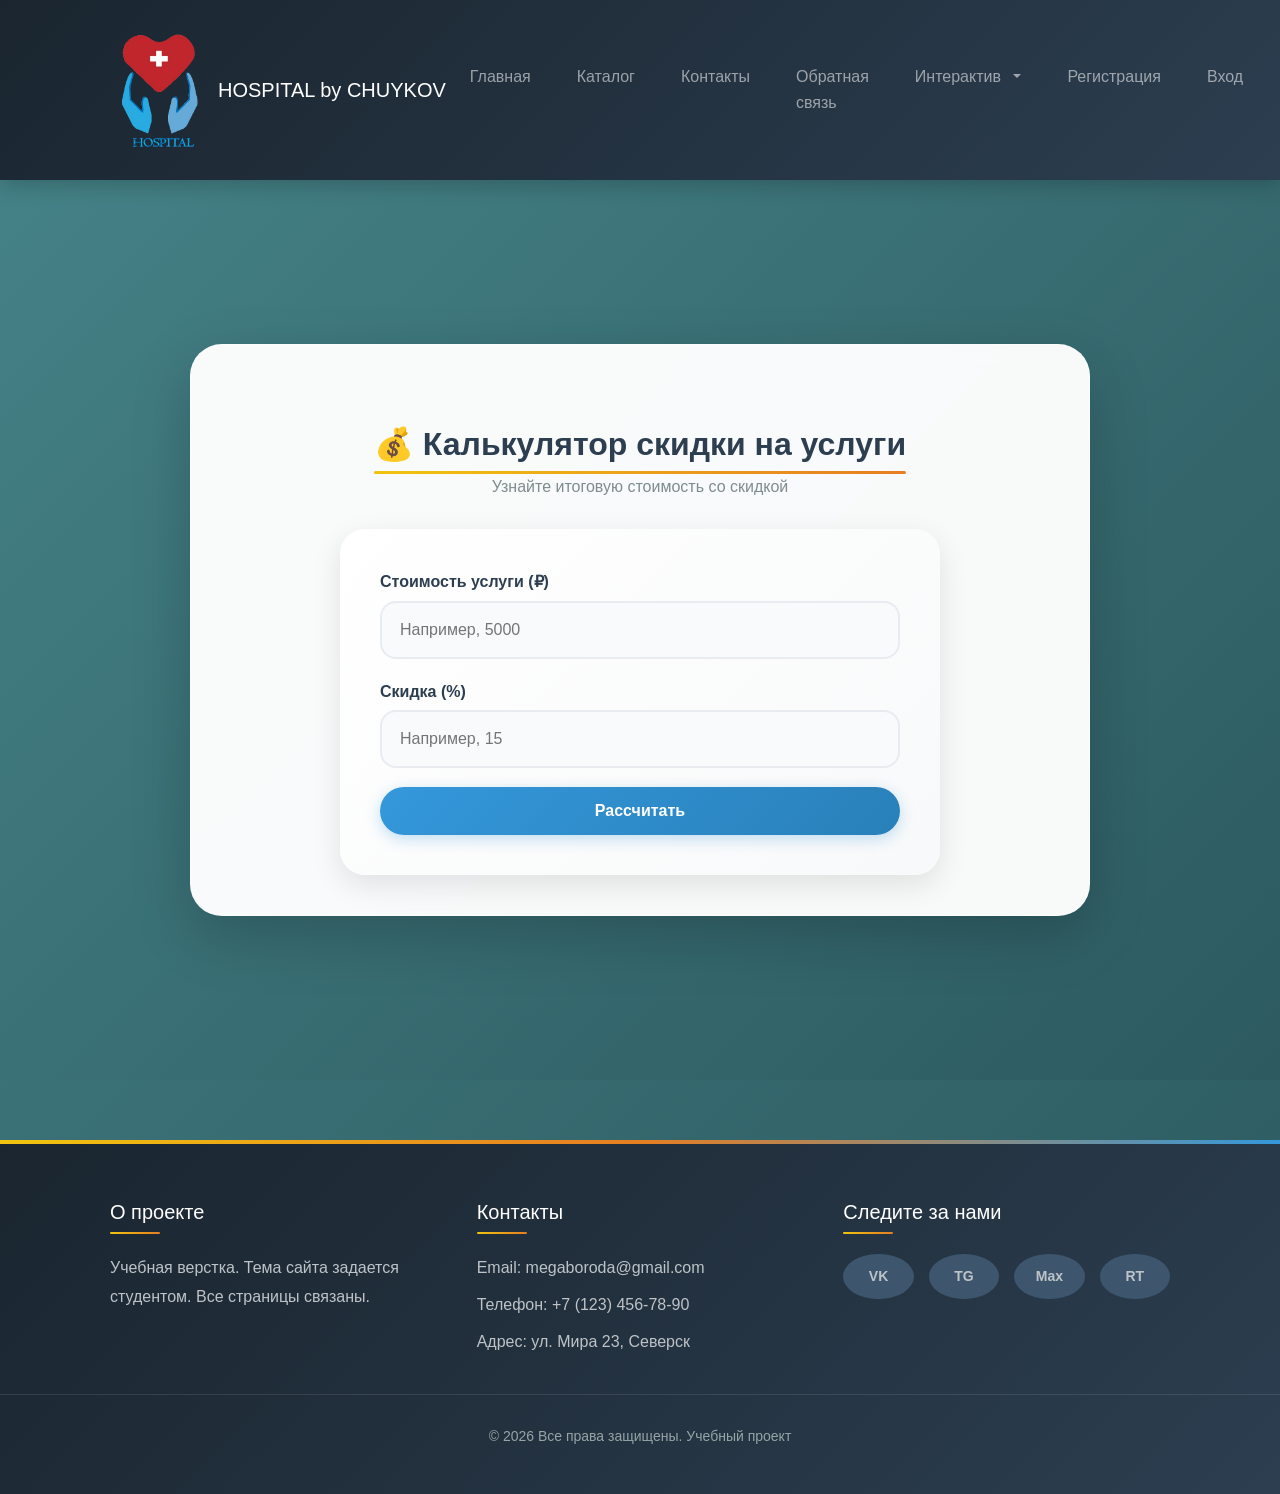
<file: discount.html>
<!DOCTYPE html>
<html lang="ru">
<head>
    <meta charset="UTF-8">
    <meta name="viewport" content="width=device-width, initial-scale=1.0">
    <title>Калькулятор скидки - HOSPITAL by CHUYKOV</title>
    <link href="https://cdn.jsdelivr.net/npm/bootstrap@5.3.3/dist/css/bootstrap.min.css" rel="stylesheet">
    <link rel="stylesheet" href="style.css">
</head>
<body>
    <!-- Навигация (аналогично, активен пункт Интерактив > Калькулятор) -->
    <nav class="navbar navbar-expand-lg navbar-dark" style="background: linear-gradient(135deg, #1a252f 0%, #2c3e50 100%); padding: 20px 0;">
    <div class="container">
        <a href="index.html" class="navbar-brand d-flex align-items-center">
            <img src="лого_болька-no-bg-preview (carve.photos).png" width="100" height="130" alt="Логотип больницы" class="me-2">
            <span class="logo-name">HOSPITAL by CHUYKOV</span>
        </a>
        <button class="navbar-toggler" type="button" data-bs-toggle="collapse" data-bs-target="#navbarNav">
            <span class="navbar-toggler-icon"></span>
        </button>
        <div class="collapse navbar-collapse" id="navbarNav">
            <ul class="navbar-nav ms-auto">
                <li class="nav-item"><a class="nav-link" href="index.html">Главная</a></li>
                <li class="nav-item"><a class="nav-link" href="catalog.html">Каталог</a></li>
                <li class="nav-item"><a class="nav-link" href="contacts.html">Контакты</a></li>
                <li class="nav-item"><a class="nav-link" href="feedback.html">Обратная связь</a></li>
                <li class="nav-item dropdown">
                    <a class="nav-link dropdown-toggle" href="#" id="interactiveDropdown" role="button" data-bs-toggle="dropdown" aria-expanded="false">
                        Интерактив
                    </a>
                    <ul class="dropdown-menu" aria-labelledby="interactiveDropdown">
                        <li><a class="dropdown-item" href="slider.html">Слайдер</a></li>
                        <li><a class="dropdown-item" href="discount.html">Калькулятор</a></li>
                        <li><a class="dropdown-item" href="flip-card.html">Flip-карточки</a></li>
                        <li><a class="dropdown-item" href="scroll-gallery.html">Галерея</a></li>
                    </ul>
                </li>
                <li class="nav-item"><a class="nav-link" href="signup.html">Регистрация</a></li>
                <li class="nav-item"><a class="nav-link" href="login.html">Вход</a></li>
                <li class="nav-item"><a class="nav-link" href="profile.html">Профиль</a></li>
            </ul>
        </div>
    </div>
</nav>

    <div class="tool-page">
        <div class="container">
            <div class="tool-card">
                <h2>💰 Калькулятор скидки на услуги</h2>
                <p class="subtitle">Узнайте итоговую стоимость со скидкой</p>
                <form class="calculator-form" id="discountForm">
                    <div class="input-group-custom">
                        <label for="originalPrice">Стоимость услуги (₽)</label>
                        <input type="number" id="originalPrice" placeholder="Например, 5000" min="0" step="0.01" required>
                    </div>
                    <div class="input-group-custom">
                        <label for="discountPercent">Скидка (%)</label>
                        <input type="number" id="discountPercent" placeholder="Например, 15" min="0" max="100" step="0.1" required>
                    </div>
                    <button type="button" class="btn btn-primary w-100" id="calculateBtn" style="border-radius:50px; padding:14px; font-weight:700;">Рассчитать</button>
                </form>
                <div class="calculator-result" id="resultArea" style="display:none;">
                    <div class="result-item">
                        <div class="label">Итоговая цена</div>
                        <div class="value final" id="finalPrice">0 ₽</div>
                    </div>
                    <div class="result-item">
                        <div class="label">Сумма скидки</div>
                        <div class="value discount" id="discountAmount">0 ₽</div>
                    </div>
                </div>
            </div>
        </div>
    </div>

    <script>
        const priceInput = document.getElementById('originalPrice');
        const discInput = document.getElementById('discountPercent');
        const calcBtn = document.getElementById('calculateBtn');
        const finalSpan = document.getElementById('finalPrice');
        const discSpan = document.getElementById('discountAmount');
        const resultArea = document.getElementById('resultArea');

        function calculate() {
            const price = parseFloat(priceInput.value);
            const disc = parseFloat(discInput.value);
            if (isNaN(price) || price <= 0) { alert('Введите корректную цену'); return; }
            if (isNaN(disc) || disc < 0 || disc > 100) { alert('Введите скидку от 0 до 100'); return; }
            const discountSum = (price * disc) / 100;
            const final = price - discountSum;
            finalSpan.textContent = final.toFixed(2) + ' ₽';
            discSpan.textContent = discountSum.toFixed(2) + ' ₽';
            resultArea.style.display = 'flex';
        }

        calcBtn.addEventListener('click', calculate);
        document.addEventListener('keydown', (e) => { if (e.key === 'Enter') calculate(); });
    </script>
    <footer>
        <div class="container">
            <div class="footer-col">
                <h4>О проекте</h4>
                <p>Учебная верстка. Тема сайта задается студентом. Все страницы связаны.</p>
            </div>
            <div class="footer-col">
                <h4>Контакты</h4>
                <p>Email: megaboroda@gmail.com</p>
                <p>Телефон: +7 (123) 456-78-90</p>
                <p>Адрес: ул. Мира 23, Северск</p>
            </div>
            <div class="footer-col">
                <h4>Следите за нами</h4>
                <div class="social-links">
                    <a href="https://vk.com/bebra_snich228" class="social-icon">VK</a>
                    <a href="t.me/Leshka_Mazafaker" class="social-icon">TG</a>
                    <a href="#" class="social-icon">Max</a>
                    <a href="#" class="social-icon">RT</a>
                </div>
            </div>
        </div>
        <div class="copyright">
            <p>&copy; 2026 Все права защищены. Учебный проект</p>
        </div>
    </footer>

    <script src="https://cdn.jsdelivr.net/npm/bootstrap@5.3.3/dist/js/bootstrap.bundle.min.js"></script>
</body>
</html>
</file>
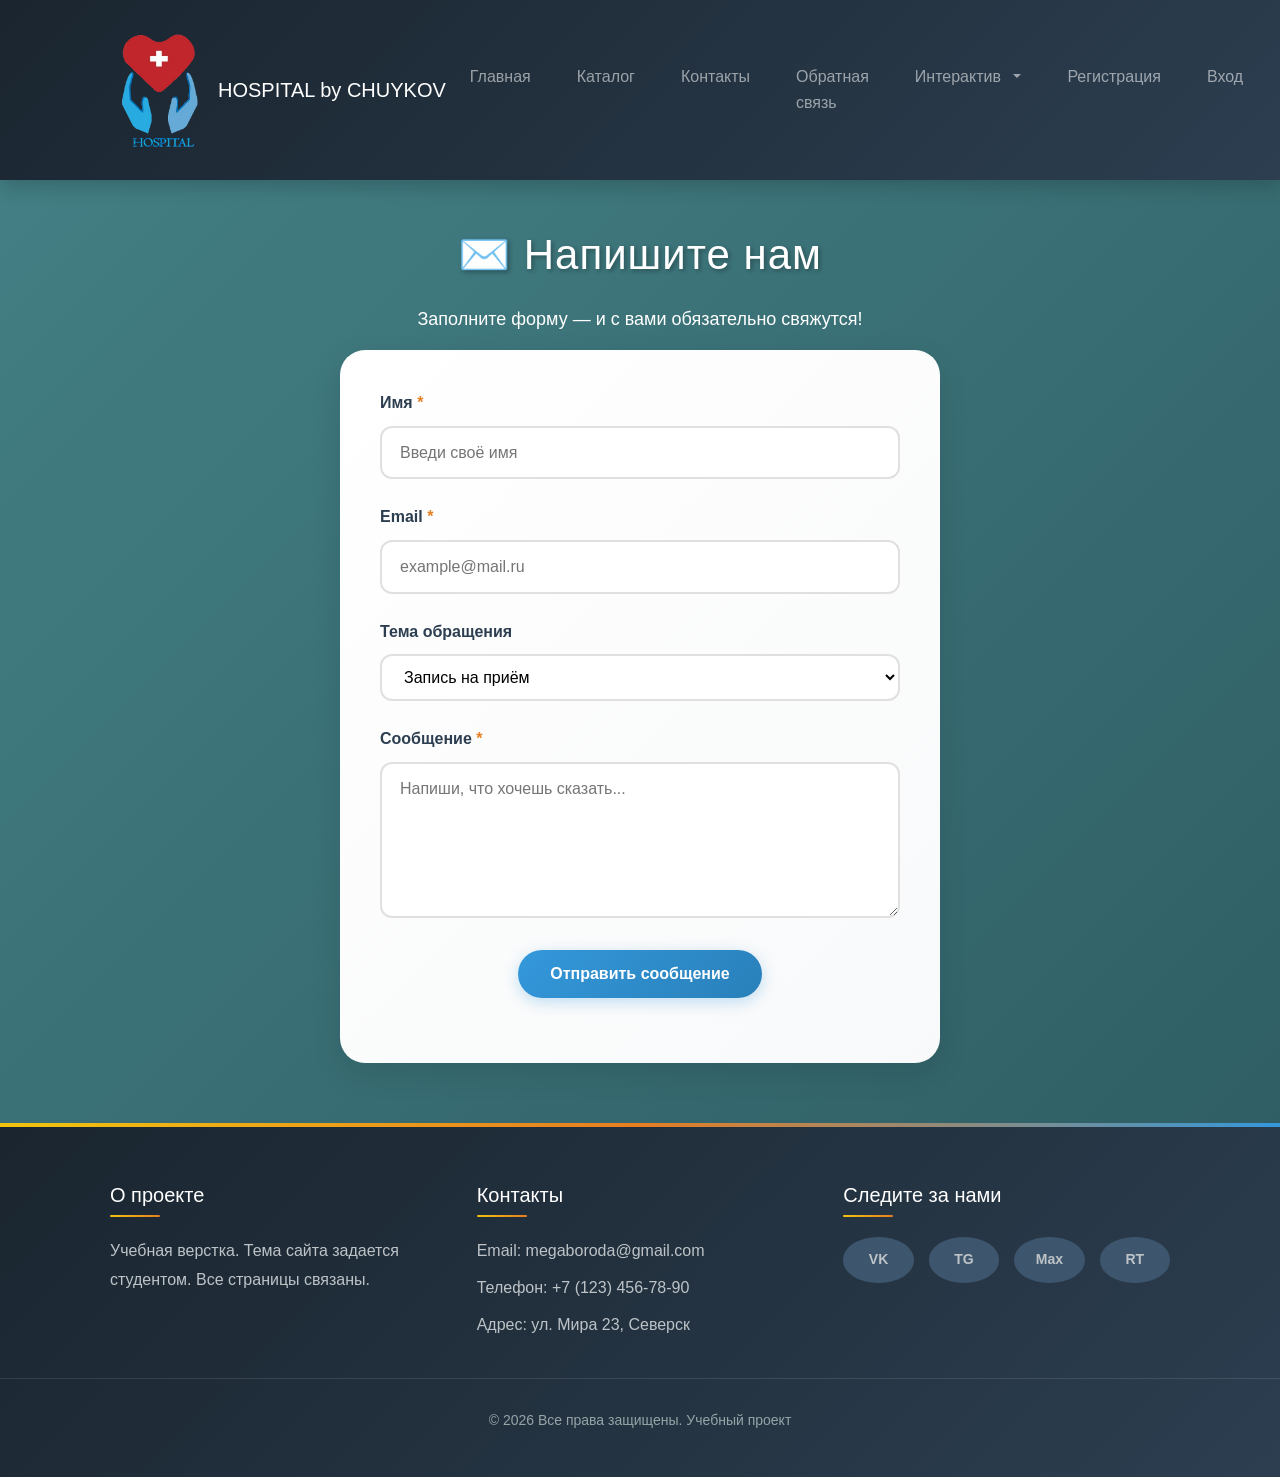
<file: feedback.html>
<!DOCTYPE html>
<html lang="ru">
<head>
    <meta charset="UTF-8">
    <meta name="viewport" content="width=device-width, initial-scale=1.0, viewport-fit=cover">
    <title>Обратная связь - HOSPITAL by CHUYKOV</title>
    <style>
        * {
            margin: 0;
            padding: 0;
            box-sizing: border-box;
        }

        body {
            font-family: 'Segoe UI', Tahoma, Geneva, Verdana, sans-serif;
            font-size: 16px;
            color: #ffffff;
            background: linear-gradient(135deg, #448186 0%, #2c5a60 100%);
            line-height: 1.6;
        }

        .container {
            max-width: 1200px;
            margin: 0 auto;
            padding: 0 20px;
        }

        h1 {
            font-size: 42px;
            color: #ffffff;
            text-align: center;
            margin-top: 30px;
            margin-bottom: 25px;
            text-shadow: 2px 2px 4px rgba(0, 0, 0, 0.3);
            letter-spacing: 1px;
        }

        .logo-name {
            color: #ffffff;
            text-decoration: none;
        }

        h2 {
            font-size: 32px;
            color: #ffffff;
            text-align: center;
            margin-top: 40px;
            margin-bottom: 25px;
            position: relative;
            display: inline-block;
            left: 50%;
            transform: translateX(-50%);
            white-space: nowrap;
        }

        h2::after {
            content: '';
            position: absolute;
            bottom: -10px;
            left: 0;
            width: 100%;
            height: 3px;
            background: linear-gradient(90deg, #f1c40f, #e67e22);
            border-radius: 2px;
        }

        h3 {
            font-size: 24px;
            color: #2c3e50;
            margin-top: 15px;
            margin-bottom: 10px;
        }

        h4 {
            font-size: 18px;
            color: #ecf0f1;
            margin-top: 10px;
            margin-bottom: 10px;
        }

        header {
            background: linear-gradient(135deg, #1a252f 0%, #2c3e50 100%);
            padding: 20px 0;
            box-shadow: 0 5px 20px rgba(0, 0, 0, 0.2);
            position: sticky;
            top: 0;
            z-index: 100;
        }

        header .container {
            display: flex;
            justify-content: space-between;
            align-items: center;
            flex-wrap: wrap;
            gap: 20px;
        }

        .logo {
            display: flex;
            align-items: center;
            gap: 15px;
            text-decoration: none;
            transition: transform 0.3s ease;
        }

        .logo:hover {
            transform: scale(1.02);
        }

        .logo img {
            border-radius: 50%;
            box-shadow: 0 4px 10px rgba(0, 0, 0, 0.2);
            transition: box-shadow 0.3s;
        }

        .logo img:hover {
            box-shadow: 0 6px 15px rgba(0, 0, 0, 0.3);
        }

        .logo span {
            font-size: 26px;
            font-weight: bold;
            color: white;
            letter-spacing: 2px;
            text-shadow: 1px 1px 2px rgba(0, 0, 0, 0.3);
        }

        nav ul {
            display: flex;
            list-style: none;
            gap: 30px;
            margin: 0;
            padding: 0;
        }

        nav ul li a {
            color: white;
            text-decoration: none;
            font-weight: 600;
            font-size: 16px;
            padding: 8px 16px;
            border-radius: 25px;
            transition: all 0.3s ease;
            position: relative;
        }

        nav ul li a::before {
            content: '';
            position: absolute;
            bottom: 0;
            left: 50%;
            transform: translateX(-50%);
            width: 0;
            height: 2px;
            background: linear-gradient(90deg, #f1c40f, #e67e22);
            transition: width 0.3s ease;
            border-radius: 2px;
        }

        nav ul li a:hover::before {
            width: 70%;
        }

        nav ul li a:hover {
            color: #f1c40f;
            background: rgba(255, 255, 255, 0.1);
        }

        nav ul li a.active {
            color: #f1c40f;
            background: rgba(241, 196, 15, 0.1);
        }

        .btn, button, .button {
            display: inline-block;
            background: linear-gradient(135deg, #3498db 0%, #2980b9 100%);
            color: white;
            padding: 12px 32px;
            border: none;
            border-radius: 50px;
            text-decoration: none;
            font-weight: bold;
            font-size: 16px;
            transition: all 0.3s ease;
            box-shadow: 0 4px 15px rgba(52, 152, 219, 0.3);
            cursor: pointer;
            position: relative;
            overflow: hidden;
        }

        .btn::before, button::before, .button::before {
            content: '';
            position: absolute;
            top: 50%;
            left: 50%;
            width: 0;
            height: 0;
            border-radius: 50%;
            background: rgba(255, 255, 255, 0.3);
            transform: translate(-50%, -50%);
            transition: width 0.5s, height 0.5s;
        }

        .btn:hover::before, button:hover::before, .button:hover::before {
            width: 300px;
            height: 300px;
        }

        .btn:hover, button:hover, .button:hover {
            background: linear-gradient(135deg, #2980b9 0%, #1f6d9e 100%);
            box-shadow: 0 6px 20px rgba(52, 152, 219, 0.4);
            transform: translateY(-2px);
        }

        .btn:active, button:active, .button:active {
            transform: translateY(0);
        }

        section {
            margin-top: 50px;
            margin-bottom: 50px;
        }

        form {
            background: linear-gradient(135deg, #ffffff 0%, #f8f9fa 100%);
            padding: 40px;
            border-radius: 25px;
            max-width: 600px;
            margin: 0 auto;
            box-shadow: 0 10px 30px rgba(0, 0, 0, 0.1);
        }

        form div {
            margin-bottom: 25px;
        }

        label {
            display: block;
            font-weight: 600;
            margin-bottom: 10px;
            color: #2c3e50;
        }

        input, textarea, select {
            width: 100%;
            padding: 12px 18px;
            border: 2px solid #e0e0e0;
            border-radius: 12px;
            font-size: 16px;
            transition: all 0.3s ease;
            background: white;
            font-family: inherit;
        }

        input:focus, textarea:focus, select:focus {
            outline: none;
            border-color: #3498db;
            box-shadow: 0 0 0 4px rgba(52, 152, 219, 0.1);
        }

        textarea {
            resize: vertical;
            min-height: 100px;
        }

        /* ========== СОЦИАЛЬНЫЕ СЕТИ ========== */
        .social-links {
            display: grid;
            grid-template-columns: repeat(4, 1fr);
            gap: 15px;
            margin-top: 15px;
        }

        .social-icon {
            background-color: #3d566e;
            padding: 10px;
            text-align: center;
            border-radius: 50%;
            transition: all 0.3s ease;
            color: #ecf0f1;
            text-decoration: none;
            font-weight: 600;
            font-size: 14px;
        }

        .social-icon:hover {
            background: linear-gradient(135deg, #f1c40f, #e67e22);
            color: #2c3e50;
            transform: translateY(-3px) scale(1.05);
            box-shadow: 0 4px 15px rgba(241, 196, 15, 0.3);
        }

        /* ========== ПОДВАЛ ========== */
        footer {
            background: linear-gradient(135deg, #1a252f 0%, #2c3e50 100%);
            padding: 50px 0 30px;
            margin-top: 60px;
            position: relative;
        }

        footer::before {
            content: '';
            position: absolute;
            top: 0;
            left: 0;
            right: 0;
            height: 4px;
            background: linear-gradient(90deg, #f1c40f, #e67e22, #3498db);
        }

        footer .container {
            display: flex;
            justify-content: space-between;
            flex-wrap: wrap;
            gap: 40px;
        }

        .footer-col {
            flex: 1;
            min-width: 220px;
        }

        .footer-col h4 {
            color: white;
            margin-bottom: 20px;
            font-size: 20px;
            position: relative;
            padding-bottom: 10px;
        }

        .footer-col h4::after {
            content: '';
            position: absolute;
            bottom: 0;
            left: 0;
            width: 50px;
            height: 2px;
            background: linear-gradient(90deg, #f1c40f, #e67e22);
            border-radius: 2px;
        }

        .footer-col p, .footer-col a {
            color: #bdc3c7;
            text-decoration: none;
            line-height: 1.8;
            transition: all 0.3s ease;
            display: block;
            margin-bottom: 8px;
        }

        .footer-col a:hover {
            color: #f1c40f;
            transform: translateX(5px);
        }

        .copyright {
            text-align: center;
            padding-top: 30px;
            margin-top: 30px;
            border-top: 1px solid rgba(255, 255, 255, 0.1);
            font-size: 14px;
            color: #95a5a6;
            width: 100%;
        }

        ul {
            list-style: none;
        }

        html {
            scroll-behavior: smooth;
        }

        ::selection {
            background: #f1c40f;
            color: #2c3e50;
        }

        ::-webkit-scrollbar {
            width: 10px;
        }

        ::-webkit-scrollbar-track {
            background: #2c3e50;
        }

        ::-webkit-scrollbar-thumb {
            background: linear-gradient(135deg, #3498db, #2980b9);
            border-radius: 5px;
        }

        ::-webkit-scrollbar-thumb:hover {
            background: linear-gradient(135deg, #2980b9, #1f6d9e);
        }

        /* ========== АДАПТАЦИЯ ДЛЯ ТЕЛЕФОНОВ ========== */
        @media (max-width: 480px) {
            .social-links {
                grid-template-columns: repeat(2, 1fr);
            }

            form {
                padding: 25px 20px;
            }

            h1 {
                font-size: 28px;
            }

            h2 {
                font-size: 24px;
                white-space: normal;
            }

            .container {
                padding: 0 15px;
            }
        }
    </style>
</head>
<body>
<head>
    <meta charset="UTF-8">
    <meta name="viewport" content="width=device-width, initial-scale=1.0">
    <title>Обратная связь - HOSPITAL by CHUYKOV</title>
    <link rel="stylesheet" href="bootstrap.css">
    <link rel="stylesheet" href="style.css">
</head>
<body>
    <nav class="navbar navbar-expand-lg navbar-dark" style="background: linear-gradient(135deg, #1a252f 0%, #2c3e50 100%); padding: 20px 0;">
    <div class="container">
        <a href="index.html" class="navbar-brand d-flex align-items-center">
            <img src="лого_болька-no-bg-preview (carve.photos).png" width="100" height="130" alt="Логотип больницы" class="me-2">
            <span class="logo-name">HOSPITAL by CHUYKOV</span>
        </a>
        <button class="navbar-toggler" type="button" data-bs-toggle="collapse" data-bs-target="#navbarNav">
            <span class="navbar-toggler-icon"></span>
        </button>
        <div class="collapse navbar-collapse" id="navbarNav">
            <ul class="navbar-nav ms-auto">
                <li class="nav-item"><a class="nav-link" href="index.html">Главная</a></li>
                <li class="nav-item"><a class="nav-link" href="catalog.html">Каталог</a></li>
                <li class="nav-item"><a class="nav-link" href="contacts.html">Контакты</a></li>
                <li class="nav-item"><a class="nav-link" href="feedback.html">Обратная связь</a></li>
                <li class="nav-item dropdown">
                    <a class="nav-link dropdown-toggle" href="#" id="interactiveDropdown" role="button" data-bs-toggle="dropdown" aria-expanded="false">
                        Интерактив
                    </a>
                    <ul class="dropdown-menu" aria-labelledby="interactiveDropdown">
                        <li><a class="dropdown-item" href="slider.html">Слайдер</a></li>
                        <li><a class="dropdown-item" href="discount.html">Калькулятор</a></li>
                        <li><a class="dropdown-item" href="flip-card.html">Flip-карточки</a></li>
                        <li><a class="dropdown-item" href="scroll-gallery.html">Галерея</a></li>
                    </ul>
                </li>
                <li class="nav-item"><a class="nav-link" href="signup.html">Регистрация</a></li>
                <li class="nav-item"><a class="nav-link" href="login.html">Вход</a></li>
                <li class="nav-item"><a class="nav-link" href="profile.html">Профиль</a></li>
            </ul>
        </div>
    </div>
</nav>

    <main>
        <section>
            <div class="container">
                <h1>✉️ Напишите нам</h1>
                <p style="text-align: center; font-size: 18px;">Заполните форму — и с вами обязательно свяжутся!</p>

                <form action="#" method="post">
                    <div>
                        <label for="name">Имя <span style="color: #e67e22;">*</span></label>
                        <input type="text" id="name" name="name" placeholder="Введи своё имя" required>
                    </div>
                    <div>
                        <label for="email">Email <span style="color: #e67e22;">*</span></label>
                        <input type="email" id="email" name="email" placeholder="example@mail.ru" required>
                    </div>
                    <div>
                        <label for="subject">Тема обращения</label>
                        <select id="subject" name="subject">
                            <option value="zapis">Запись на приём</option>
                            <option value="analiz">Запись на анализ</option>
                            <option value="vopros">Общий вопрос</option>
                            <option value="reklama">Сотрудничество/Реклама</option>
                            <option value="job">Хочу работать у вас</option>
                        </select>
                    </div>
                    <div>
                        <label for="message">Сообщение <span style="color: #e67e22;">*</span></label>
                        <textarea id="message" name="message" rows="5" placeholder="Напиши, что хочешь сказать..." required></textarea>
                    </div>
                    <div style="text-align: center;">
                        <button type="submit" class="btn">Отправить сообщение</button>
                    </div>
                </form>
            </div>
        </section>
    </main>

    <footer>
        <div class="container">
            <div class="footer-col">
                <h4>О проекте</h4>
                <p>Учебная верстка. Тема сайта задается студентом. Все страницы связаны.</p>
            </div>
            <div class="footer-col">
                <h4>Контакты</h4>
                <p>Email: megaboroda@gmail.com</p>
                <p>Телефон: +7 (123) 456-78-90</p>
                <p>Адрес: ул. Мира 23, Северск</p>
            </div>
            <div class="footer-col">
                <h4>Следите за нами</h4>
                <div class="social-links">
                    <a href="https://vk.com/bebra_snich228" class="social-icon">VK</a>
                    <a href="t.me/Leshka_Mazafaker" class="social-icon">TG</a>
                    <a href="#" class="social-icon">Max</a>
                    <a href="#" class="social-icon">RT</a>
                </div>
            </div>
        </div>
        <div class="copyright">
            <p>&copy; 2026 Все права защищены. Учебный проект</p>
        </div>
    </footer>

    <script>
        const burgerBtn = document.getElementById('burgerBtn');
        const navMenu = document.getElementById('navMenu');
        if (burgerBtn && navMenu) {
            burgerBtn.addEventListener('click', function() {
                this.classList.toggle('active');
                navMenu.classList.toggle('open');
            });
        }

        const form = document.querySelector('form');
        if (form) {
            form.addEventListener('submit', function(e) {
                e.preventDefault();
                alert('💬 Сообщение отправлено! Наши специалисты свяжутся с вами в ближайшее время.');
                form.reset();
            });
        }
    </script>
</body>
</html>
<script src="https://cdn.jsdelivr.net/npm/bootstrap@5.3.0/dist/js/bootstrap.bundle.min.js"></script>
</body>
</html>
</file>
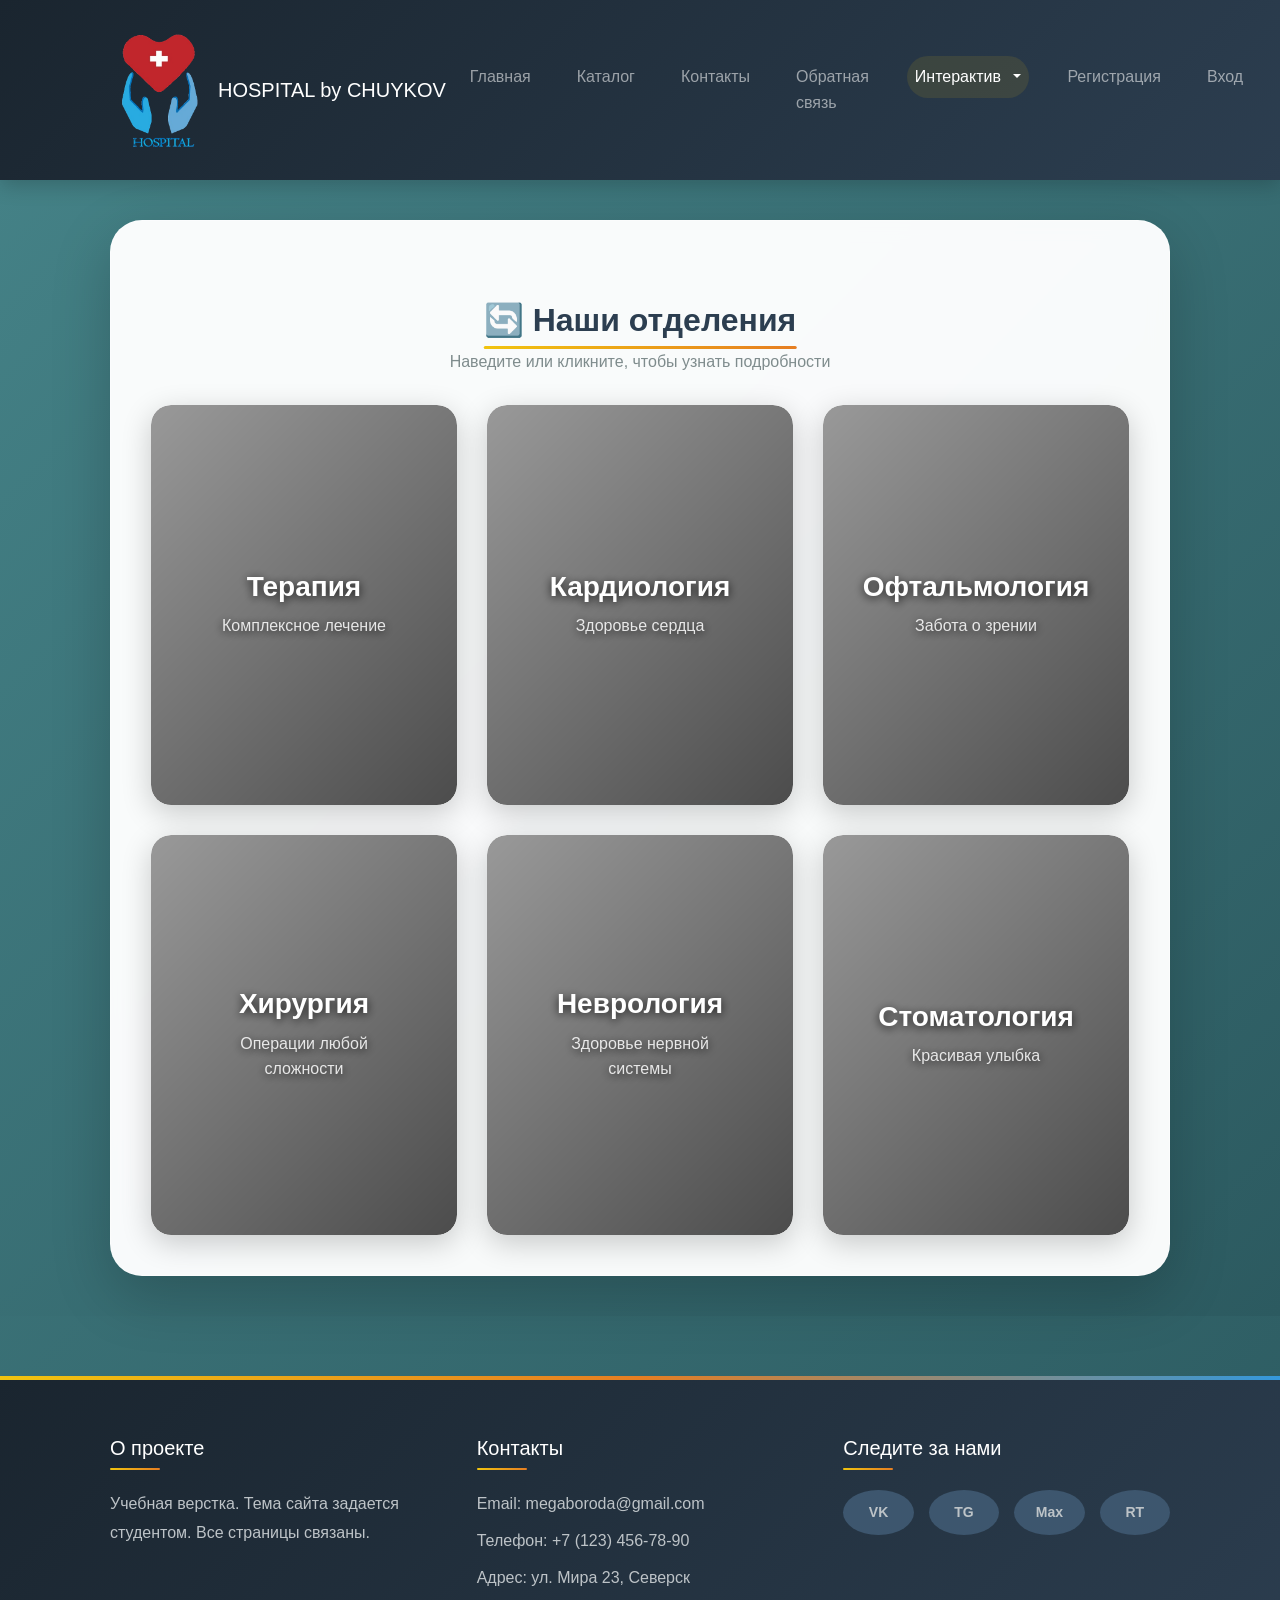
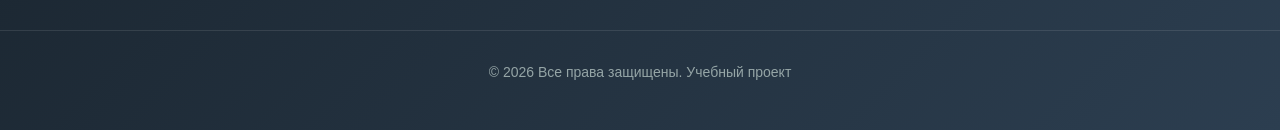
<file: flip-card.html>
<!DOCTYPE html>
<html lang="ru">
<head>
    <meta charset="UTF-8">
    <meta name="viewport" content="width=device-width, initial-scale=1.0">
    <title>Flip-карточки - HOSPITAL by CHUYKOV</title>
    <link href="https://cdn.jsdelivr.net/npm/bootstrap@5.3.3/dist/css/bootstrap.min.css" rel="stylesheet">
    <link rel="stylesheet" href="style.css">
    <style>
        /* Дополнительные локальные стили для флип-карточек */
        .flip-card-front {
            background-size: cover !important;
            background-position: center !important;
            position: relative;
            border-radius: 20px;
            overflow: hidden;
        }
        .flip-card-front .front-overlay {
            position: absolute;
            top: 0;
            left: 0;
            right: 0;
            bottom: 0;
            background: linear-gradient(135deg, rgba(0,0,0,0.4), rgba(0,0,0,0.7));
            border-radius: 20px;
            z-index: 1;
        }
        .flip-card-front .front-content {
            position: relative;
            z-index: 2;
            color: white;
            text-shadow: 0 2px 10px rgba(0,0,0,0.8);
            display: flex;
            flex-direction: column;
            align-items: center;
            justify-content: center;
            height: 100%;
            padding: 30px;
            text-align: center;
        }
        .flip-card-front .front-content h3 {
            color: white !important;
            font-size: 28px;
            font-weight: 700;
            margin-bottom: 10px;
        }
        .flip-card-front .front-content p {
            color: rgba(255,255,255,0.85) !important;
            font-size: 16px;
        }
        .flip-card-back {
            background: linear-gradient(135deg, #1a252f, #2c3e50) !important;
            border-radius: 20px;
            overflow: hidden;
        }
        .flip-card-back h3 {
            color: #f1c40f !important;
            font-size: 24px;
        }
        .flip-card-back p {
            color: #ecf0f1 !important;
        }
        .flip-card-back .price-tag {
            background: #e67e22;
            padding: 4px 16px;
            border-radius: 30px;
            font-weight: 700;
            font-size: 20px;
            margin: 8px 0;
            display: inline-block;
        }
        .flip-card {
            height: 400px;
            perspective: 1000px;
            cursor: pointer;
        }
        .flip-card-inner {
            position: relative;
            width: 100%;
            height: 100%;
            transition: transform 0.6s;
            transform-style: preserve-3d;
        }
        .flip-card:hover .flip-card-inner {
            transform: rotateY(180deg);
        }
        .flip-card.flipped .flip-card-inner {
            transform: rotateY(180deg);
        }
        .flip-card-front,
        .flip-card-back {
            position: absolute;
            width: 100%;
            height: 100%;
            backface-visibility: hidden;
            border-radius: 20px;
            box-shadow: 0 8px 30px rgba(0,0,0,0.2);
            display: flex;
            flex-direction: column;
            align-items: center;
            justify-content: center;
            padding: 30px;
        }
        .flip-card-back {
            transform: rotateY(180deg);
        }
        .flip-card-btn {
            display: inline-block;
            background: #3498db;
            color: white;
            padding: 10px 30px;
            border-radius: 30px;
            text-decoration: none;
            margin-top: 15px;
            transition: 0.2s;
            font-weight: 600;
        }
        .flip-card-btn:hover {
            background: #2980b9;
            color: white;
            transform: scale(1.05);
        }
        @media (max-width: 576px) {
            .flip-card { height: 350px; }
            .flip-card-front .front-content h3 { font-size: 22px; }
        }
    </style>
</head>
<body>
    <!-- Навигация (активен Интерактив > Flip-карточки) -->
    <nav class="navbar navbar-expand-lg navbar-dark" style="background: linear-gradient(135deg, #1a252f 0%, #2c3e50 100%); padding: 20px 0;">
        <div class="container">
            <a href="index.html" class="navbar-brand d-flex align-items-center">
                <img src="лого_болька-no-bg-preview (carve.photos).png" width="100" height="130" alt="Логотип больницы" class="me-2">
                <span class="logo-name">HOSPITAL by CHUYKOV</span>
            </a>
            <button class="navbar-toggler" type="button" data-bs-toggle="collapse" data-bs-target="#navbarNav">
                <span class="navbar-toggler-icon"></span>
            </button>
            <div class="collapse navbar-collapse" id="navbarNav">
                <ul class="navbar-nav ms-auto">
                    <li class="nav-item"><a class="nav-link" href="index.html">Главная</a></li>
                    <li class="nav-item"><a class="nav-link" href="catalog.html">Каталог</a></li>
                    <li class="nav-item"><a class="nav-link" href="contacts.html">Контакты</a></li>
                    <li class="nav-item"><a class="nav-link" href="feedback.html">Обратная связь</a></li>
                    <li class="nav-item dropdown">
                        <a class="nav-link dropdown-toggle active" href="#" id="interactiveDropdown" role="button" data-bs-toggle="dropdown" aria-expanded="false">
                            Интерактив
                        </a>
                        <ul class="dropdown-menu" aria-labelledby="interactiveDropdown">
                            <li><a class="dropdown-item" href="slider.html">Слайдер</a></li>
                            <li><a class="dropdown-item" href="discount.html">Калькулятор</a></li>
                            <li><a class="dropdown-item active" href="flip-card.html">Flip-карточки</a></li>
                            <li><a class="dropdown-item" href="scroll-gallery.html">Галерея</a></li>
                        </ul>
                    </li>
                    <li class="nav-item"><a class="nav-link" href="signup.html">Регистрация</a></li>
                    <li class="nav-item"><a class="nav-link" href="login.html">Вход</a></li>
                    <li class="nav-item"><a class="nav-link" href="profile.html">Профиль</a></li>
                </ul>
            </div>
        </div>
    </nav>

    <!-- Основной контент -->
    <div class="tool-page">
        <div class="container">
            <div class="tool-card" style="max-width: 1100px;">
                <h2>🔄 Наши отделения</h2>
                <p class="subtitle">Наведите или кликните, чтобы узнать подробности</p>
                <div class="flip-grid">
                    <!-- Карточка 1: Терапия -->
                    <div class="flip-card" onclick="this.classList.toggle('flipped')">
                        <div class="flip-card-inner">
                            <div class="flip-card-front" style="background-image: url('https://avatars.mds.yandex.net/i?id=734ede00d12a2850290331f8dc3c7326_l-10299352-images-thumbs&n=13');">
                                <div class="front-overlay"></div>
                                <div class="front-content">
                                    <h3>Терапия</h3>
                                    <p>Комплексное лечение</p>
                                </div>
                            </div>
                            <div class="flip-card-back">
                                <h3>Терапевтическое отделение</h3>
                                <p>Консультации врачей общей практики</p>
                                <p>Диагностика и профилактика</p>
                                <p class="price-tag">от 1500 ₽</p>
                                <a href="#" class="flip-card-btn">Записаться</a>
                            </div>
                        </div>
                    </div>

                    <!-- Карточка 2: Кардиология -->
                    <div class="flip-card" onclick="this.classList.toggle('flipped')">
                        <div class="flip-card-inner">
                            <div class="flip-card-front" style="background-image: url('https://static.tildacdn.com/tild6535-6362-4235-a638-303662306430/photo_2025-10-24_093.jpeg');">
                                <div class="front-overlay"></div>
                                <div class="front-content">
                                    <h3>Кардиология</h3>
                                    <p>Здоровье сердца</p>
                                </div>
                            </div>
                            <div class="flip-card-back">
                                <h3>Кардиологическое отделение</h3>
                                <p>ЭКГ, УЗИ, холтер-мониторинг</p>
                                <p>Лечение гипертонии и аритмии</p>
                                <p class="price-tag">от 2000 ₽</p>
                                <a href="#" class="flip-card-btn">Записаться</a>
                            </div>
                        </div>
                    </div>

                    <!-- Карточка 3: Офтальмология -->
                    <div class="flip-card" onclick="this.classList.toggle('flipped')">
                        <div class="flip-card-inner">
                            <div class="flip-card-front" style="background-image: url('https://klinikavizium.ru/images/slider/s1.jpg');">
                                <div class="front-overlay"></div>
                                <div class="front-content">
                                    <h3>Офтальмология</h3>
                                    <p>Забота о зрении</p>
                                </div>
                            </div>
                            <div class="flip-card-back">
                                <h3>Офтальмологическое отделение</h3>
                                <p>Проверка зрения, подбор линз</p>
                                <p>Лазерная коррекция</p>
                                <p class="price-tag">от 1800 ₽</p>
                                <a href="#" class="flip-card-btn">Записаться</a>
                            </div>
                        </div>
                    </div>

                    <!-- Карточка 4: Хирургия -->
                    <div class="flip-card" onclick="this.classList.toggle('flipped')">
                        <div class="flip-card-inner">
                            <div class="flip-card-front" style="background-image: url('https://avatars.mds.yandex.net/i?id=e664404579c3d216892ba84ad4f642b3_l-4592836-images-thumbs&n=13');">
                                <div class="front-overlay"></div>
                                <div class="front-content">
                                    <h3>Хирургия</h3>
                                    <p>Операции любой сложности</p>
                                </div>
                            </div>
                            <div class="flip-card-back">
                                <h3>Хирургическое отделение</h3>
                                <p>Плановые и экстренные операции</p>
                                <p>Реабилитация и уход</p>
                                <p class="price-tag">по запросу</p>
                                <a href="#" class="flip-card-btn">Записаться</a>
                            </div>
                        </div>
                    </div>

                    <!-- Карточка 5: Неврология -->
                    <div class="flip-card" onclick="this.classList.toggle('flipped')">
                        <div class="flip-card-inner">
                            <div class="flip-card-front" style="background-image: url('https://avatars.mds.yandex.net/i?id=797a011da0f933774352d2d8fc2f8efd_l-5235076-images-thumbs&n=13');">
                                <div class="front-overlay"></div>
                                <div class="front-content">
                                    <h3>Неврология</h3>
                                    <p>Здоровье нервной системы</p>
                                </div>
                            </div>
                            <div class="flip-card-back">
                                <h3>Неврологическое отделение</h3>
                                <p>Лечение мигрени, неврозов</p>
                                <p>Реабилитация после инсультов</p>
                                <p class="price-tag">от 2500 ₽</p>
                                <a href="#" class="flip-card-btn">Записаться</a>
                            </div>
                        </div>
                    </div>

                    <!-- Карточка 6: Стоматология -->
                    <div class="flip-card" onclick="this.classList.toggle('flipped')">
                        <div class="flip-card-inner">
                            <div class="flip-card-front" style="background-image: url('https://avatars.mds.yandex.net/i?id=4d40eaf1bba82dac55b1c50ea82615d43dfa1028-5570994-images-thumbs&n=13');">
                                <div class="front-overlay"></div>
                                <div class="front-content">
                                    <h3>Стоматология</h3>
                                    <p>Красивая улыбка</p>
                                </div>
                            </div>
                            <div class="flip-card-back">
                                <h3>Стоматологическое отделение</h3>
                                <p>Лечение и протезирование</p>
                                <p>Отбеливание и имплантация</p>
                                <p class="price-tag">от 3000 ₽</p>
                                <a href="#" class="flip-card-btn">Записаться</a>
                            </div>
                        </div>
                    </div>
                </div>
            </div>
        </div>
    </div>
    <footer>
        <div class="container">
            <div class="footer-col">
                <h4>О проекте</h4>
                <p>Учебная верстка. Тема сайта задается студентом. Все страницы связаны.</p>
            </div>
            <div class="footer-col">
                <h4>Контакты</h4>
                <p>Email: megaboroda@gmail.com</p>
                <p>Телефон: +7 (123) 456-78-90</p>
                <p>Адрес: ул. Мира 23, Северск</p>
            </div>
            <div class="footer-col">
                <h4>Следите за нами</h4>
                <div class="social-links">
                    <a href="https://vk.com/bebra_snich228" class="social-icon">VK</a>
                    <a href="t.me/Leshka_Mazafaker" class="social-icon">TG</a>
                    <a href="#" class="social-icon">Max</a>
                    <a href="#" class="social-icon">RT</a>
                </div>
            </div>
        </div>
        <div class="copyright">
            <p>&copy; 2026 Все права защищены. Учебный проект</p>
        </div>
    </footer>

    <script src="https://cdn.jsdelivr.net/npm/bootstrap@5.3.3/dist/js/bootstrap.bundle.min.js"></script>
</body>
</html>
</file>
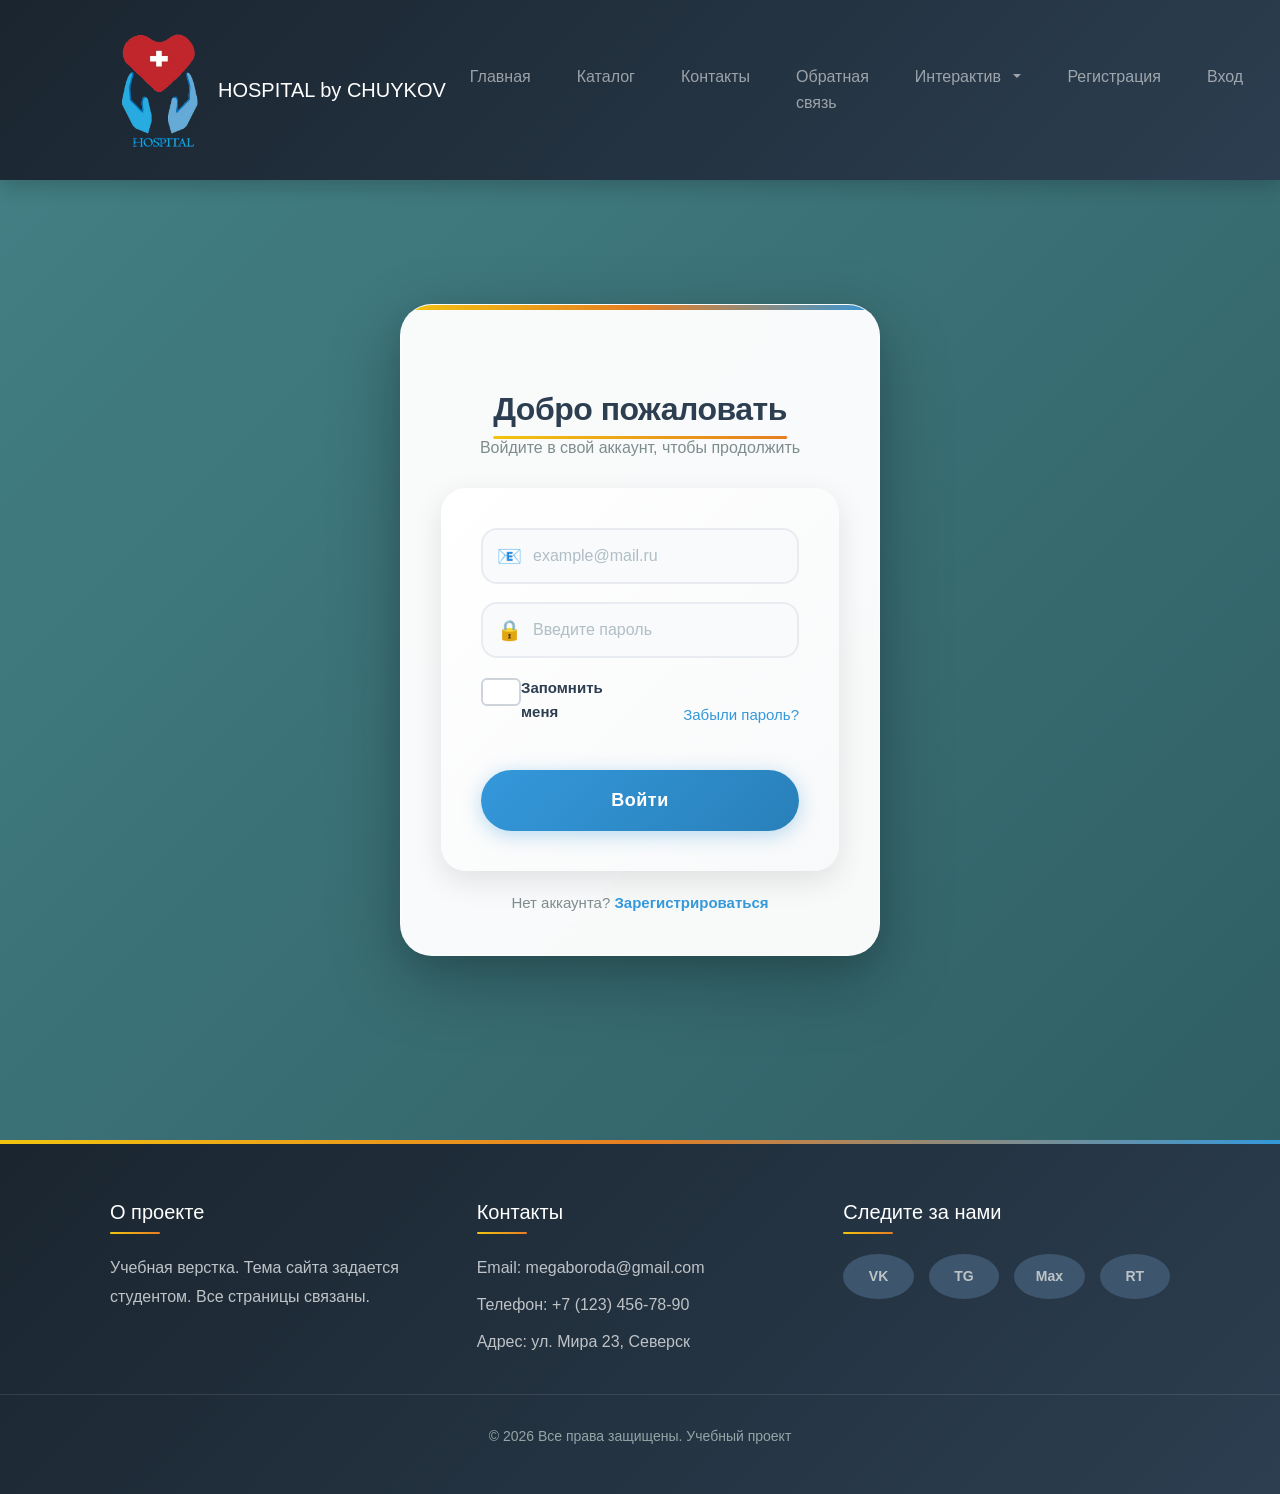
<file: login.html>
<!DOCTYPE html>
<html lang="ru">
<head>
    <meta charset="UTF-8">
    <meta name="viewport" content="width=device-width, initial-scale=1.0">
    <title>Вход - HOSPITAL by CHUYKOV</title>
    <link href="https://cdn.jsdelivr.net/npm/bootstrap@5.3.3/dist/css/bootstrap.min.css" rel="stylesheet">
    <link rel="stylesheet" href="style.css">
    <style>
        /* Стили для страницы входа */
        body {
            background: linear-gradient(135deg, #448186 0%, #2c5a60 100%);
            min-height: 100vh;
            font-family: 'Segoe UI', Tahoma, Geneva, Verdana, sans-serif;
        }

        .login-wrapper {
            min-height: 100vh;
            display: flex;
            align-items: center;
            justify-content: center;
            padding: 40px 20px;
        }

        .login-card {
            background: rgba(255, 255, 255, 0.97);
            backdrop-filter: blur(12px);
            border-radius: 32px;
            box-shadow: 0 25px 70px rgba(0, 0, 0, 0.25), 0 10px 30px rgba(0, 0, 0, 0.1);
            padding: 45px 40px 40px;
            max-width: 480px;
            width: 100%;
            transition: transform 0.4s cubic-bezier(0.175, 0.885, 0.32, 1.275);
            border: 1px solid rgba(255, 255, 255, 0.3);
            position: relative;
            overflow: hidden;
        }

        .login-card::before {
            content: '';
            position: absolute;
            top: 0;
            left: 0;
            right: 0;
            height: 5px;
            background: linear-gradient(90deg, #f1c40f, #e67e22, #3498db);
            border-radius: 32px 32px 0 0;
        }

        .login-card:hover {
            transform: translateY(-6px);
        }

        .login-card .card-header-icon {
            font-size: 48px;
            display: block;
            margin-bottom: 8px;
        }

        .login-card h2 {
            color: #2c3e50;
            font-weight: 700;
            font-size: 32px;
            margin-bottom: 6px;
            letter-spacing: -0.5px;
            text-align: center;
        }

        .login-card .subtitle {
            color: #7f8c8d;
            font-size: 16px;
            text-align: center;
            margin-bottom: 28px;
        }

        .input-group-custom {
            position: relative;
            margin-bottom: 18px;
        }

        .input-group-custom .input-icon {
            position: absolute;
            left: 16px;
            top: 50%;
            transform: translateY(-50%);
            font-size: 20px;
            color: #95a5a6;
            z-index: 2;
            pointer-events: none;
            transition: color 0.3s ease;
        }

        .input-group-custom .form-control {
            padding: 14px 18px 14px 50px;
            border-radius: 16px;
            border: 2px solid #e8ecf0;
            font-size: 16px;
            background: #f8fafc;
            transition: all 0.3s ease;
            height: 56px;
        }

        .input-group-custom .form-control:focus {
            border-color: #3498db;
            box-shadow: 0 0 0 4px rgba(52, 152, 219, 0.12);
            background: #ffffff;
        }

        .input-group-custom .form-control:focus + .input-icon {
            color: #3498db;
        }

        .input-group-custom .form-control::placeholder {
            color: #b0bec5;
            font-weight: 400;
        }

        .login-card .form-check {
            margin-bottom: 20px;
            padding-left: 32px;
        }

        .login-card .form-check-input {
            width: 20px;
            height: 20px;
            border-radius: 6px;
            border: 2px solid #ced4da;
            margin-left: -32px;
            margin-top: 2px;
            transition: all 0.2s;
            cursor: pointer;
        }

        .login-card .form-check-input:checked {
            background-color: #3498db;
            border-color: #3498db;
            box-shadow: 0 0 0 3px rgba(52, 152, 219, 0.2);
        }

        .login-card .form-check-label {
            color: #2c3e50;
            font-size: 15px;
            cursor: pointer;
        }

        .login-card .forgot-link {
            color: #3498db;
            font-weight: 500;
            text-decoration: none;
            font-size: 15px;
            transition: color 0.2s;
        }

        .login-card .forgot-link:hover {
            color: #1f6d9e;
            text-decoration: underline;
        }

        .btn-login {
            background: linear-gradient(135deg, #3498db, #2980b9);
            border: none;
            border-radius: 50px;
            padding: 16px 20px;
            font-weight: 700;
            font-size: 18px;
            color: #fff;
            transition: all 0.3s ease;
            box-shadow: 0 4px 20px rgba(52, 152, 219, 0.35);
            width: 100%;
            letter-spacing: 0.5px;
            position: relative;
            overflow: hidden;
        }

        .btn-login::after {
            content: '';
            position: absolute;
            top: -50%;
            left: -50%;
            width: 200%;
            height: 200%;
            background: radial-gradient(circle, rgba(255,255,255,0.15) 0%, transparent 60%);
            opacity: 0;
            transition: opacity 0.5s ease;
        }

        .btn-login:hover {
            transform: translateY(-3px);
            box-shadow: 0 8px 35px rgba(52, 152, 219, 0.45);
            background: linear-gradient(135deg, #2980b9, #1f6d9e);
        }

        .btn-login:hover::after {
            opacity: 1;
        }

        .btn-login:active {
            transform: translateY(0);
        }

        .signup-link {
            text-align: center;
            margin-top: 20px;
            color: #7f8c8d;
            font-size: 15px;
        }

        .signup-link a {
            color: #3498db;
            font-weight: 600;
            text-decoration: none;
            transition: color 0.2s;
        }

        .signup-link a:hover {
            color: #1f6d9e;
            text-decoration: underline;
        }

        @media (max-width: 576px) {
            .login-card {
                padding: 30px 20px 25px;
                border-radius: 24px;
                max-width: 100%;
                margin: 0 10px;
            }
            .login-card h2 {
                font-size: 26px;
            }
            .login-card .subtitle {
                font-size: 14px;
                margin-bottom: 20px;
            }
            .input-group-custom .form-control {
                padding: 12px 16px 12px 44px;
                height: 50px;
                font-size: 15px;
            }
            .input-group-custom .input-icon {
                font-size: 18px;
                left: 14px;
            }
            .btn-login {
                padding: 14px;
                font-size: 16px;
            }
            .login-card .form-check-label {
                font-size: 14px;
            }
            .login-card .forgot-link {
                font-size: 14px;
            }
        }

        @media (max-width: 400px) {
            .login-card {
                padding: 20px 16px 20px;
                border-radius: 20px;
            }
            .login-card h2 {
                font-size: 22px;
            }
            .input-group-custom .form-control {
                padding: 10px 14px 10px 40px;
                height: 46px;
                font-size: 14px;
            }
        }
    </style>
</head>
<body>
    <!-- Навигация -->
   <nav class="navbar navbar-expand-lg navbar-dark" style="background: linear-gradient(135deg, #1a252f 0%, #2c3e50 100%); padding: 20px 0;">
    <div class="container">
        <a href="index.html" class="navbar-brand d-flex align-items-center">
            <img src="лого_болька-no-bg-preview (carve.photos).png" width="100" height="130" alt="Логотип больницы" class="me-2">
            <span class="logo-name">HOSPITAL by CHUYKOV</span>
        </a>
        <button class="navbar-toggler" type="button" data-bs-toggle="collapse" data-bs-target="#navbarNav">
            <span class="navbar-toggler-icon"></span>
        </button>
        <div class="collapse navbar-collapse" id="navbarNav">
            <ul class="navbar-nav ms-auto">
                <li class="nav-item"><a class="nav-link" href="index.html">Главная</a></li>
                <li class="nav-item"><a class="nav-link" href="catalog.html">Каталог</a></li>
                <li class="nav-item"><a class="nav-link" href="contacts.html">Контакты</a></li>
                <li class="nav-item"><a class="nav-link" href="feedback.html">Обратная связь</a></li>
                <li class="nav-item dropdown">
                    <a class="nav-link dropdown-toggle" href="#" id="interactiveDropdown" role="button" data-bs-toggle="dropdown" aria-expanded="false">
                        Интерактив
                    </a>
                    <ul class="dropdown-menu" aria-labelledby="interactiveDropdown">
                        <li><a class="dropdown-item" href="slider.html">Слайдер</a></li>
                        <li><a class="dropdown-item" href="discount.html">Калькулятор</a></li>
                        <li><a class="dropdown-item" href="flip-card.html">Flip-карточки</a></li>
                        <li><a class="dropdown-item" href="scroll-gallery.html">Галерея</a></li>
                    </ul>
                </li>
                <li class="nav-item"><a class="nav-link" href="signup.html">Регистрация</a></li>
                <li class="nav-item"><a class="nav-link" href="login.html">Вход</a></li>
                <li class="nav-item"><a class="nav-link" href="profile.html">Профиль</a></li>
            </ul>
        </div>
    </div>
</nav>

    <!-- Форма входа -->
    <div class="login-wrapper">
        <div class="login-card">
            <h2>Добро пожаловать</h2>
            <p class="subtitle">Войдите в свой аккаунт, чтобы продолжить</p>

            <form action="profile.html">
                <!-- Email -->
                <div class="input-group-custom">
                    <input type="email" class="form-control" id="email" placeholder="example@mail.ru" required>
                    <span class="input-icon">📧</span>
                </div>

                <!-- Пароль -->
                <div class="input-group-custom">
                    <input type="password" class="form-control" id="password" placeholder="Введите пароль" required>
                    <span class="input-icon">🔒</span>
                </div>

                <!-- Чекбокс "Запомнить меня" и ссылка "Забыли пароль?" -->
                <div class="d-flex justify-content-between align-items-center mb-3">
                    <div class="form-check">
                        <input type="checkbox" class="form-check-input" id="remember">
                        <label class="form-check-label" for="remember">Запомнить меня</label>
                    </div>
                    <a href="#" class="forgot-link">Забыли пароль?</a>
                </div>

                <!-- Кнопка входа -->
                <button type="submit" class="btn-login">Войти</button>
            </form>

            <!-- Ссылка на регистрацию -->
            <div class="signup-link">
                Нет аккаунта? <a href="signup.html">Зарегистрироваться</a>
            </div>
        </div>
    </div>
      <footer>
        <div class="container">
            <div class="footer-col">
                <h4>О проекте</h4>
                <p>Учебная верстка. Тема сайта задается студентом. Все страницы связаны.</p>
            </div>
            <div class="footer-col">
                <h4>Контакты</h4>
                <p>Email: megaboroda@gmail.com</p>
                <p>Телефон: +7 (123) 456-78-90</p>
                <p>Адрес: ул. Мира 23, Северск</p>
            </div>
            <div class="footer-col">
                <h4>Следите за нами</h4>
                <div class="social-links">
                    <a href="https://vk.com/bebra_snich228" class="social-icon">VK</a>
                    <a href="t.me/Leshka_Mazafaker" class="social-icon">TG</a>
                    <a href="#" class="social-icon">Max</a>
                    <a href="#" class="social-icon">RT</a>
                </div>
            </div>
        </div>
        <div class="copyright">
            <p>&copy; 2026 Все права защищены. Учебный проект</p>
        </div>
    </footer>

    <script src="https://cdn.jsdelivr.net/npm/bootstrap@5.3.3/dist/js/bootstrap.bundle.min.js"></script>
</body>
</html>
</file>
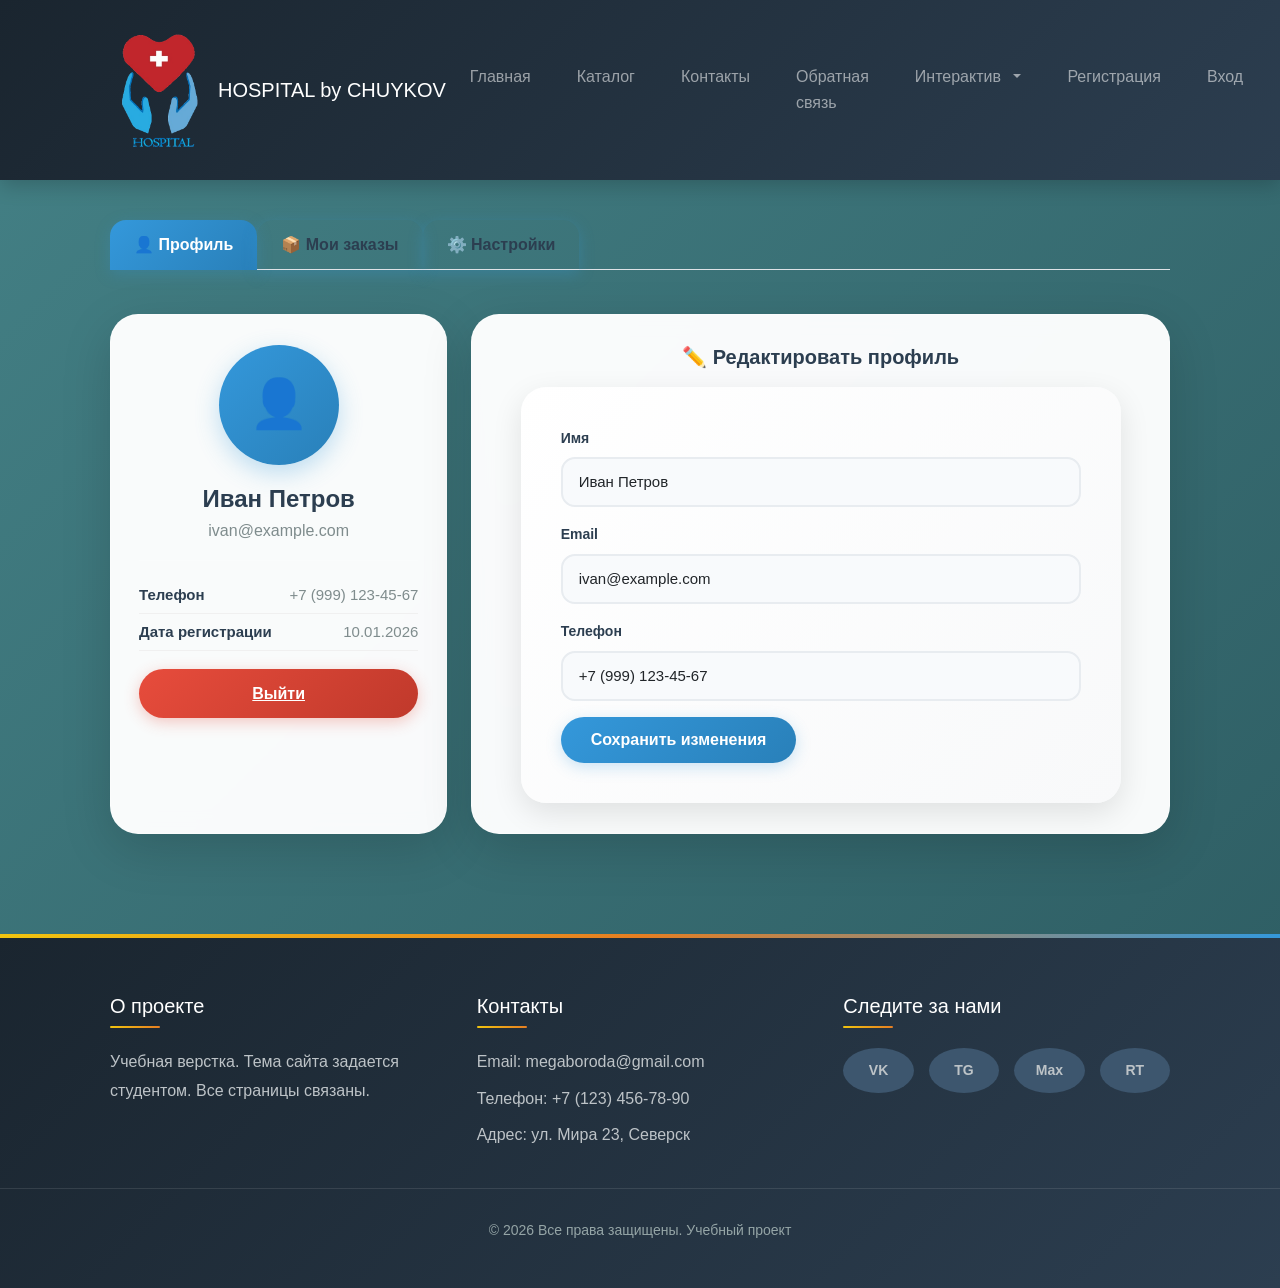
<file: profile.html>
<!DOCTYPE html>
<html lang="ru">
<head>
    <meta charset="UTF-8">
    <meta name="viewport" content="width=device-width, initial-scale=1.0">
    <title>Личный кабинет - HOSPITAL by CHUYKOV</title>
    <link href="https://cdn.jsdelivr.net/npm/bootstrap@5.3.3/dist/css/bootstrap.min.css" rel="stylesheet">
    <link rel="stylesheet" href="style.css">
    <style>
        /* Стили для страницы профиля */
        body {
            background: linear-gradient(135deg, #448186 0%, #2c5a60 100%);
            font-family: 'Segoe UI', Tahoma, Geneva, Verdana, sans-serif;
        }

        .profile-wrapper {
            padding: 40px 20px;
        }

        /* Карточки в профиле */
        .profile-card {
            background: rgba(255, 255, 255, 0.97);
            backdrop-filter: blur(10px);
            border-radius: 28px;
            box-shadow: 0 15px 50px rgba(0, 0, 0, 0.15);
            padding: 30px 28px;
            border: 1px solid rgba(255, 255, 255, 0.3);
            height: 100%;
            transition: transform 0.3s ease, box-shadow 0.3s ease;
        }

        .profile-card:hover {
            transform: translateY(-4px);
            box-shadow: 0 20px 60px rgba(0, 0, 0, 0.2);
        }

        .profile-card .card-title {
            color: #2c3e50;
            font-weight: 700;
            font-size: 20px;
            margin-bottom: 18px;
            text-align: center;
        }

        /* Аватар */
        .avatar {
            width: 120px;
            height: 120px;
            border-radius: 50%;
            background: linear-gradient(135deg, #3498db, #2980b9);
            display: flex;
            align-items: center;
            justify-content: center;
            font-size: 48px;
            color: white;
            margin: 0 auto 15px;
            box-shadow: 0 8px 25px rgba(52, 152, 219, 0.3);
            transition: transform 0.3s;
        }

        .avatar:hover {
            transform: scale(1.05);
        }

        .profile-name {
            color: #2c3e50;
            font-weight: 700;
            font-size: 24px;
            text-align: center;
        }

        .profile-email {
            color: #7f8c8d;
            text-align: center;
            font-size: 16px;
            margin-bottom: 10px;
        }

        .profile-detail {
            color: #2c3e50;
            font-size: 15px;
            padding: 6px 0;
            border-bottom: 1px solid #f0f0f0;
            display: flex;
            justify-content: space-between;
        }

        .profile-detail strong {
            font-weight: 600;
            color: #2c3e50;
        }

        .profile-detail span:last-child {
            color: #7f8c8d;
        }

        .btn-logout {
            background: linear-gradient(135deg, #e74c3c, #c0392b);
            border: none;
            border-radius: 50px;
            padding: 12px;
            font-weight: 700;
            color: #fff;
            transition: all 0.3s ease;
            box-shadow: 0 4px 15px rgba(231, 76, 60, 0.3);
            width: 100%;
            margin-top: 18px;
        }

        .btn-logout:hover {
            transform: translateY(-3px);
            box-shadow: 0 8px 25px rgba(231, 76, 60, 0.4);
            background: linear-gradient(135deg, #c0392b, #a93226);
        }

        /* Вкладки */
        .nav-tabs .nav-link {
            color: #2c3e50;
            font-weight: 600;
            border-radius: 16px 16px 0 0;
            padding: 12px 24px;
            transition: all 0.3s;
            border: none;
            background: transparent;
        }

        .nav-tabs .nav-link.active {
            background: linear-gradient(135deg, #3498db, #2980b9);
            color: #fff;
            box-shadow: 0 4px 15px rgba(52, 152, 219, 0.25);
        }

        .nav-tabs .nav-link:hover:not(.active) {
            background: rgba(52, 152, 219, 0.08);
        }

        .tab-content .tab-pane {
            padding-top: 20px;
        }

        /* Таблица заказов */
        .table {
            color: #2c3e50;
        }

        .table thead th {
            background: #f8f9fa;
            border-bottom: 2px solid #e9ecef;
            font-weight: 600;
            color: #2c3e50;
        }

        .table-hover tbody tr:hover {
            background: #f0f8ff;
        }

        .badge {
            padding: 6px 14px;
            border-radius: 30px;
            font-weight: 500;
            font-size: 13px;
        }

        .btn-outline-primary {
            border-radius: 50px;
            padding: 4px 18px;
            border-color: #3498db;
            color: #3498db;
            font-weight: 500;
            transition: all 0.3s;
        }

        .btn-outline-primary:hover {
            background: #3498db;
            color: #fff;
            transform: scale(1.05);
        }

        /* Форма редактирования */
        .profile-card .form-control {
            border-radius: 14px;
            border: 2px solid #e8ecf0;
            padding: 12px 16px;
            font-size: 15px;
            background: #f8fafc;
            transition: all 0.3s;
        }

        .profile-card .form-control:focus {
            border-color: #3498db;
            box-shadow: 0 0 0 4px rgba(52, 152, 219, 0.12);
            background: #fff;
        }

        .profile-card .form-label {
            font-weight: 600;
            color: #2c3e50;
            font-size: 14px;
        }

        .btn-save {
            background: linear-gradient(135deg, #3498db, #2980b9);
            border: none;
            border-radius: 50px;
            padding: 10px 30px;
            font-weight: 700;
            color: #fff;
            transition: all 0.3s;
            box-shadow: 0 4px 15px rgba(52, 152, 219, 0.25);
        }

        .btn-save:hover {
            transform: translateY(-3px);
            box-shadow: 0 8px 25px rgba(52, 152, 219, 0.35);
            background: linear-gradient(135deg, #2980b9, #1f6d9e);
        }

        /* Настройки */
        .profile-card .form-check-input {
            width: 20px;
            height: 20px;
            border-radius: 6px;
            border: 2px solid #ced4da;
            transition: all 0.2s;
        }

        .profile-card .form-check-input:checked {
            background-color: #3498db;
            border-color: #3498db;
            box-shadow: 0 0 0 3px rgba(52, 152, 219, 0.2);
        }

        .profile-card .form-check-label {
            color: #2c3e50;
            font-size: 15px;
        }

        /* Адаптация */
        @media (max-width: 768px) {
            .profile-wrapper {
                padding: 20px 15px;
            }
            .profile-card {
                padding: 20px 16px;
                border-radius: 24px;
            }
            .nav-tabs .nav-link {
                padding: 10px 16px;
                font-size: 14px;
            }
            .profile-name {
                font-size: 20px;
            }
            .avatar {
                width: 100px;
                height: 100px;
                font-size: 40px;
            }
        }

        @media (max-width: 576px) {
            .profile-card {
                padding: 16px 12px;
            }
            .nav-tabs .nav-link {
                padding: 8px 12px;
                font-size: 13px;
            }
            .table {
                font-size: 14px;
            }
            .btn-outline-primary {
                padding: 2px 12px;
                font-size: 12px;
            }
        }
    </style>
</head>
<body>
    <!-- Навигация -->
    <nav class="navbar navbar-expand-lg navbar-dark" style="background: linear-gradient(135deg, #1a252f 0%, #2c3e50 100%); padding: 20px 0;">
    <div class="container">
        <a href="index.html" class="navbar-brand d-flex align-items-center">
            <img src="лого_болька-no-bg-preview (carve.photos).png" width="100" height="130" alt="Логотип больницы" class="me-2">
            <span class="logo-name">HOSPITAL by CHUYKOV</span>
        </a>
        <button class="navbar-toggler" type="button" data-bs-toggle="collapse" data-bs-target="#navbarNav">
            <span class="navbar-toggler-icon"></span>
        </button>
        <div class="collapse navbar-collapse" id="navbarNav">
            <ul class="navbar-nav ms-auto">
                <li class="nav-item"><a class="nav-link" href="index.html">Главная</a></li>
                <li class="nav-item"><a class="nav-link" href="catalog.html">Каталог</a></li>
                <li class="nav-item"><a class="nav-link" href="contacts.html">Контакты</a></li>
                <li class="nav-item"><a class="nav-link" href="feedback.html">Обратная связь</a></li>
                <li class="nav-item dropdown">
                    <a class="nav-link dropdown-toggle" href="#" id="interactiveDropdown" role="button" data-bs-toggle="dropdown" aria-expanded="false">
                        Интерактив
                    </a>
                    <ul class="dropdown-menu" aria-labelledby="interactiveDropdown">
                        <li><a class="dropdown-item" href="slider.html">Слайдер</a></li>
                        <li><a class="dropdown-item" href="discount.html">Калькулятор</a></li>
                        <li><a class="dropdown-item" href="flip-card.html">Flip-карточки</a></li>
                        <li><a class="dropdown-item" href="scroll-gallery.html">Галерея</a></li>
                    </ul>
                </li>
                <li class="nav-item"><a class="nav-link" href="signup.html">Регистрация</a></li>
                <li class="nav-item"><a class="nav-link" href="login.html">Вход</a></li>
                <li class="nav-item"><a class="nav-link" href="profile.html">Профиль</a></li>
            </ul>
        </div>
    </div>
</nav>

    <!-- Основной контент -->
    <div class="profile-wrapper">
        <div class="container">
            <!-- Вкладки -->
            <ul class="nav nav-tabs mb-4" id="profileTabs" role="tablist">
                <li class="nav-item" role="presentation">
                    <button class="nav-link active" id="profile-tab" data-bs-toggle="tab" data-bs-target="#profile" type="button" role="tab">👤 Профиль</button>
                </li>
                <li class="nav-item" role="presentation">
                    <button class="nav-link" id="orders-tab" data-bs-toggle="tab" data-bs-target="#orders" type="button" role="tab">📦 Мои заказы</button>
                </li>
                <li class="nav-item" role="presentation">
                    <button class="nav-link" id="settings-tab" data-bs-toggle="tab" data-bs-target="#settings" type="button" role="tab">⚙️ Настройки</button>
                </li>
            </ul>

            <div class="tab-content" id="profileTabsContent">
                <!-- Вкладка: Профиль -->
                <div class="tab-pane fade show active" id="profile" role="tabpanel" aria-labelledby="profile-tab">
                    <div class="row g-4">
                        <!-- Левая колонка: данные пользователя -->
                        <div class="col-md-4">
                            <div class="profile-card">
                                <div class="avatar">👤</div>
                                <div class="profile-name">Иван Петров</div>
                                <div class="profile-email">ivan@example.com</div>
                                <hr>
                                <div class="profile-detail">
                                    <strong>Телефон</strong>
                                    <span>+7 (999) 123-45-67</span>
                                </div>
                                <div class="profile-detail">
                                    <strong>Дата регистрации</strong>
                                    <span>10.01.2026</span>
                                </div>
                                <a href="login.html" class="btn-logout d-block text-center">Выйти</a>
                            </div>
                        </div>

                        <!-- Правая колонка: редактирование данных -->
                        <div class="col-md-8">
                            <div class="profile-card">
                                <h5 class="card-title">✏️ Редактировать профиль</h5>
                                <form>
                                    <div class="mb-3">
                                        <label for="editName" class="form-label">Имя</label>
                                        <input type="text" class="form-control" id="editName" value="Иван Петров">
                                    </div>
                                    <div class="mb-3">
                                        <label for="editEmail" class="form-label">Email</label>
                                        <input type="email" class="form-control" id="editEmail" value="ivan@example.com">
                                    </div>
                                    <div class="mb-3">
                                        <label for="editPhone" class="form-label">Телефон</label>
                                        <input type="tel" class="form-control" id="editPhone" value="+7 (999) 123-45-67">
                                    </div>
                                    <button type="submit" class="btn-save">Сохранить изменения</button>
                                </form>
                            </div>
                        </div>
                    </div>
                </div>

                <!-- Вкладка: Мои заказы -->
                <div class="tab-pane fade" id="orders" role="tabpanel" aria-labelledby="orders-tab">
                    <div class="profile-card">
                        <h5 class="card-title">📋 История заказов</h5>
                        <div class="table-responsive">
                            <table class="table table-striped table-hover">
                                <thead>
                                    <tr>
                                        <th>№ заказа</th>
                                        <th>Дата</th>
                                        <th>Сумма</th>
                                        <th>Статус</th>
                                        <th></th>
                                    </tr>
                                </thead>
                                <tbody>
                                    <tr>
                                        <td><strong>#1001</strong></td>
                                        <td>15.06.2026</td>
                                        <td>4 500 ₽</td>
                                        <td><span class="badge bg-success">Выполнен</span></td>
                                        <td><button class="btn btn-outline-primary btn-sm">Подробнее</button></td>
                                    </tr>
                                    <tr>
                                        <td><strong>#1002</strong></td>
                                        <td>12.06.2026</td>
                                        <td>2 300 ₽</td>
                                        <td><span class="badge bg-warning text-dark">В обработке</span></td>
                                        <td><button class="btn btn-outline-primary btn-sm">Подробнее</button></td>
                                    </tr>
                                    <tr>
                                        <td><strong>#1003</strong></td>
                                        <td>05.06.2026</td>
                                        <td>7 800 ₽</td>
                                        <td><span class="badge bg-info">Доставлен</span></td>
                                        <td><button class="btn btn-outline-primary btn-sm">Подробнее</button></td>
                                    </tr>
                                    <tr>
                                        <td><strong>#1004</strong></td>
                                        <td>28.05.2026</td>
                                        <td>1 200 ₽</td>
                                        <td><span class="badge bg-danger">Отменён</span></td>
                                        <td><button class="btn btn-outline-primary btn-sm">Подробнее</button></td>
                                    </tr>
                                </tbody>
                            </table>
                        </div>
                    </div>
                </div>

                <!-- Вкладка: Настройки -->
                <div class="tab-pane fade" id="settings" role="tabpanel" aria-labelledby="settings-tab">
                    <div class="profile-card">
                        <h5 class="card-title">🔐 Настройки аккаунта</h5>
                        <form>
                            <div class="mb-3">
                                <label for="newPassword" class="form-label">Новый пароль</label>
                                <input type="password" class="form-control" id="newPassword" placeholder="Введите новый пароль">
                            </div>
                            <div class="mb-3">
                                <label for="confirmNewPassword" class="form-label">Подтвердите пароль</label>
                                <input type="password" class="form-control" id="confirmNewPassword" placeholder="Подтвердите новый пароль">
                            </div>
                            <div class="form-check mb-3">
                                <input type="checkbox" class="form-check-input" id="notifications">
                                <label class="form-check-label" for="notifications">Получать уведомления на email</label>
                            </div>
                            <button type="submit" class="btn-save">Сохранить настройки</button>
                        </form>
                    </div>
                </div>
            </div>
        </div>
    </div>
      <footer>
        <div class="container">
            <div class="footer-col">
                <h4>О проекте</h4>
                <p>Учебная верстка. Тема сайта задается студентом. Все страницы связаны.</p>
            </div>
            <div class="footer-col">
                <h4>Контакты</h4>
                <p>Email: megaboroda@gmail.com</p>
                <p>Телефон: +7 (123) 456-78-90</p>
                <p>Адрес: ул. Мира 23, Северск</p>
            </div>
            <div class="footer-col">
                <h4>Следите за нами</h4>
                <div class="social-links">
                    <a href="https://vk.com/bebra_snich228" class="social-icon">VK</a>
                    <a href="t.me/Leshka_Mazafaker" class="social-icon">TG</a>
                    <a href="#" class="social-icon">Max</a>
                    <a href="#" class="social-icon">RT</a>
                </div>
            </div>
        </div>
        <div class="copyright">
            <p>&copy; 2026 Все права защищены. Учебный проект</p>
        </div>
    </footer>

    <script src="https://cdn.jsdelivr.net/npm/bootstrap@5.3.3/dist/js/bootstrap.bundle.min.js"></script>
</body>
</html>
</file>
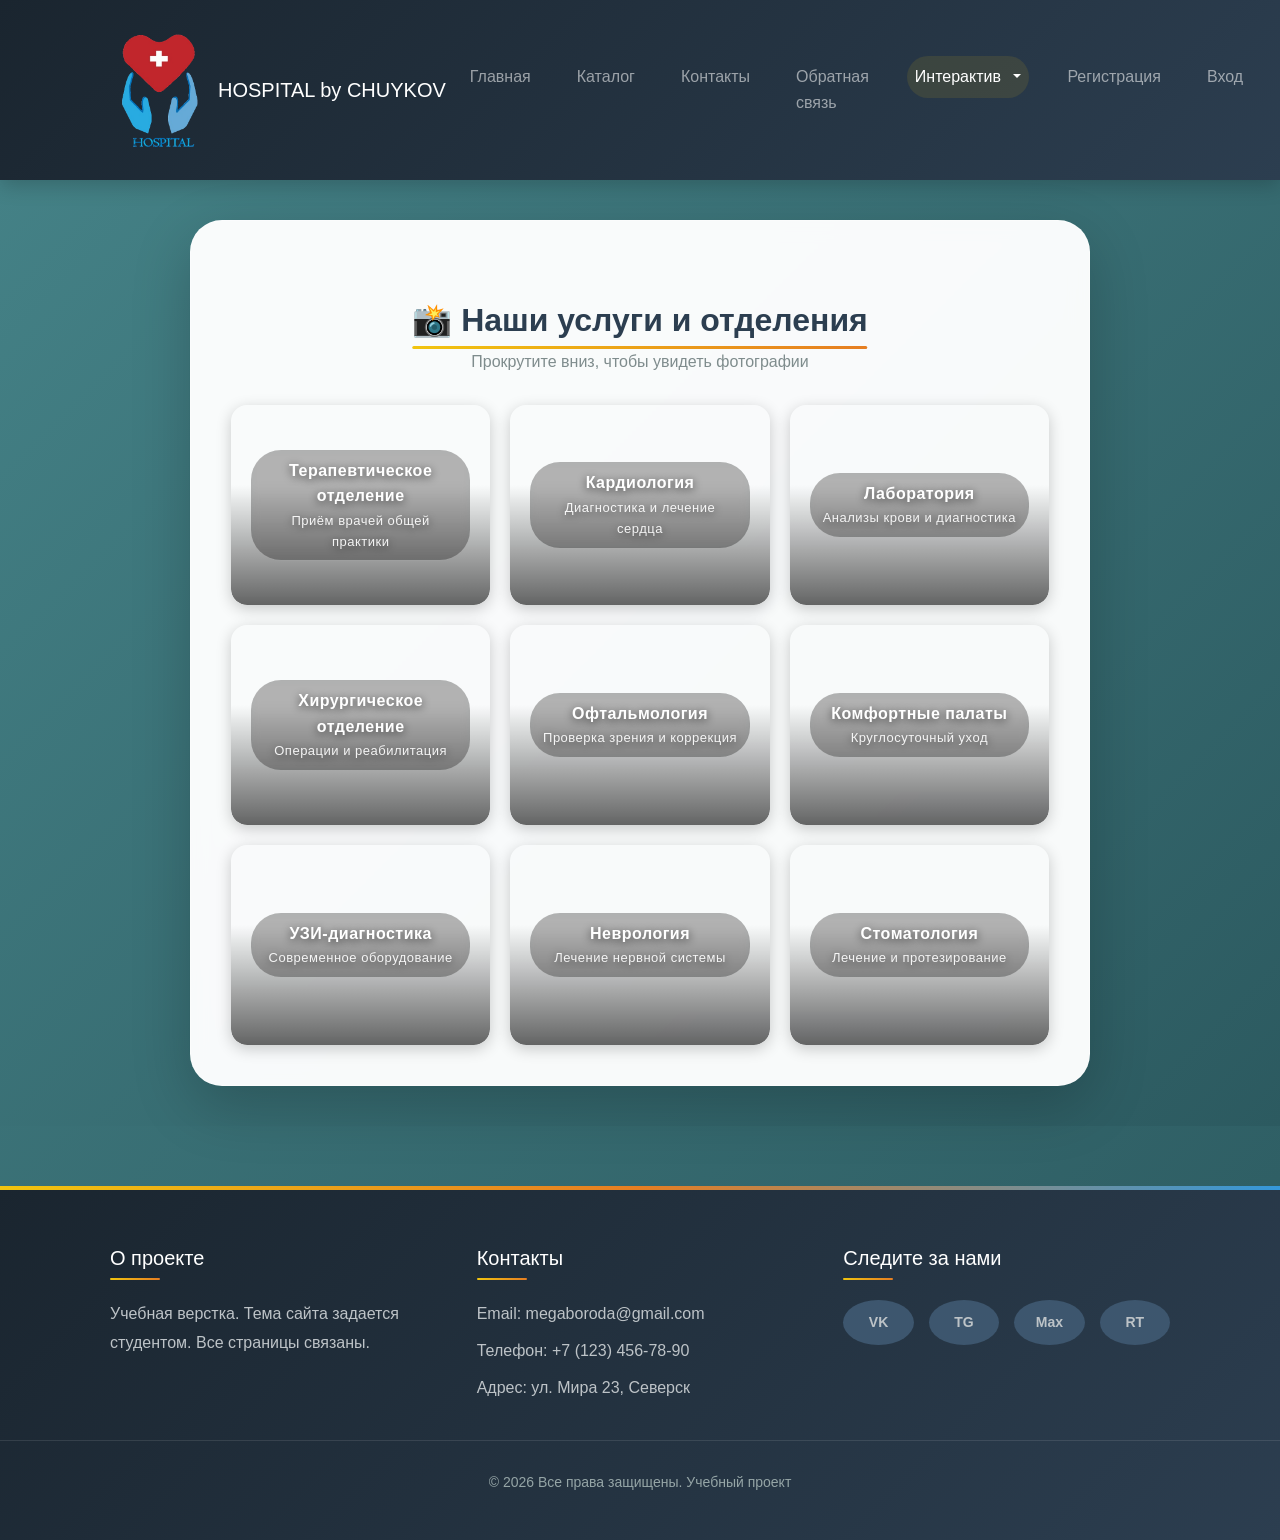
<file: scroll-gallery.html>
<!DOCTYPE html>
<html lang="ru">
<head>
    <meta charset="UTF-8">
    <meta name="viewport" content="width=device-width, initial-scale=1.0">
    <title>Галерея - HOSPITAL by CHUYKOV</title>
    <link href="https://cdn.jsdelivr.net/npm/bootstrap@5.3.3/dist/css/bootstrap.min.css" rel="stylesheet">
    <link rel="stylesheet" href="style.css">
    <style>
        /* Дополнительные локальные стили для галереи */
        .scroll-gallery-item {
            position: relative;
            overflow: hidden;
            border-radius: 16px;
            height: 200px;
            display: flex;
            align-items: flex-end;
            justify-content: center;
            padding: 20px;
            color: white;
            text-shadow: 0 2px 10px rgba(0,0,0,0.7);
            font-weight: 700;
            font-size: 22px;
            background-size: cover;
            background-position: center;
            transition: transform 0.4s ease;
            cursor: pointer;
            box-shadow: 0 4px 15px rgba(0,0,0,0.2);
        }
        .scroll-gallery-item:hover {
            transform: scale(1.03);
        }
        .scroll-gallery-item .overlay {
            position: absolute;
            top: 0;
            left: 0;
            right: 0;
            bottom: 0;
            background: linear-gradient(0deg, rgba(0,0,0,0.6) 0%, transparent 60%);
            border-radius: 16px;
            pointer-events: none;
        }
        .scroll-gallery-item .caption {
            position: relative;
            z-index: 2;
            text-align: center;
            width: 100%;
            background: rgba(0,0,0,0.3);
            padding: 8px 12px;
            border-radius: 30px;
            backdrop-filter: blur(4px);
            font-size: 16px;
            letter-spacing: 0.5px;
        }
        .scroll-gallery-item .caption span {
            display: block;
            font-size: 13px;
            font-weight: 400;
            opacity: 0.9;
            margin-top: 2px;
        }
        /* Анимация появления */
        .scroll-gallery-item {
            opacity: 0;
            transform: translateY(40px);
            transition: opacity 0.6s ease, transform 0.6s ease;
        }
        .scroll-gallery-item.show {
            opacity: 1;
            transform: translateY(0);
        }
        @media (max-width: 576px) {
            .scroll-gallery-item { height: 160px; }
            .scroll-gallery-item .caption { font-size: 14px; }
        }
    </style>
</head>
<body>
    <!-- Навигация (активен Интерактив > Галерея) -->
    <nav class="navbar navbar-expand-lg navbar-dark" style="background: linear-gradient(135deg, #1a252f 0%, #2c3e50 100%); padding: 20px 0;">
        <div class="container">
            <a href="index.html" class="navbar-brand d-flex align-items-center">
                <img src="лого_болька-no-bg-preview (carve.photos).png" width="100" height="130" alt="Логотип больницы" class="me-2">
                <span class="logo-name">HOSPITAL by CHUYKOV</span>
            </a>
            <button class="navbar-toggler" type="button" data-bs-toggle="collapse" data-bs-target="#navbarNav">
                <span class="navbar-toggler-icon"></span>
            </button>
            <div class="collapse navbar-collapse" id="navbarNav">
                <ul class="navbar-nav ms-auto">
                    <li class="nav-item"><a class="nav-link" href="index.html">Главная</a></li>
                    <li class="nav-item"><a class="nav-link" href="catalog.html">Каталог</a></li>
                    <li class="nav-item"><a class="nav-link" href="contacts.html">Контакты</a></li>
                    <li class="nav-item"><a class="nav-link" href="feedback.html">Обратная связь</a></li>
                    <li class="nav-item dropdown">
                        <a class="nav-link dropdown-toggle active" href="#" id="interactiveDropdown" role="button" data-bs-toggle="dropdown" aria-expanded="false">
                            Интерактив
                        </a>
                        <ul class="dropdown-menu" aria-labelledby="interactiveDropdown">
                            <li><a class="dropdown-item" href="slider.html">Слайдер</a></li>
                            <li><a class="dropdown-item" href="discount.html">Калькулятор</a></li>
                            <li><a class="dropdown-item" href="flip-card.html">Flip-карточки</a></li>
                            <li><a class="dropdown-item active" href="scroll-gallery.html">Галерея</a></li>
                        </ul>
                    </li>
                    <li class="nav-item"><a class="nav-link" href="signup.html">Регистрация</a></li>
                    <li class="nav-item"><a class="nav-link" href="login.html">Вход</a></li>
                    <li class="nav-item"><a class="nav-link" href="profile.html">Профиль</a></li>
                </ul>
            </div>
        </div>
    </nav>

    <!-- Основной контент -->
    <div class="tool-page">
        <div class="container">
            <div class="tool-card">
                <h2>📸 Наши услуги и отделения</h2>
                <p class="subtitle">Прокрутите вниз, чтобы увидеть фотографии</p>
                <div class="scroll-gallery-grid" id="galleryGrid">
                    <!-- Карточка 1: Терапия -->
                    <div class="scroll-gallery-item" style="background-image: url('https://doktorstolet.ru/upload/iblock/ba4/ba45bcb8b1e60d52b4ccb51bccdcf012.jpg');">
                        <div class="overlay"></div>
                        <div class="caption"> Терапевтическое отделение <span>Приём врачей общей практики</span></div>
                    </div>
                    <!-- Карточка 2: Кардиология -->
                    <div class="scroll-gallery-item" style="background-image: url('https://static.tildacdn.com/tild6535-6362-4235-a638-303662306430/photo_2025-10-24_093.jpeg');">
                        <div class="overlay"></div>
                        <div class="caption"> Кардиология <span>Диагностика и лечение сердца</span></div>
                    </div>
                    <!-- Карточка 3: Лаборатория -->
                    <div class="scroll-gallery-item" style="background-image: url('https://static.78.ru/images/uploads/media/2024/10/24/1729789980993.jpg');">
                        <div class="overlay"></div>
                        <div class="caption"> Лаборатория <span>Анализы крови и диагностика</span></div>
                    </div>
                    <!-- Карточка 4: Хирургия -->
                    <div class="scroll-gallery-item" style="background-image: url('https://www.pirogov-center.ru/etc/2025/pic9766.jpg');">
                        <div class="overlay"></div>
                        <div class="caption"> Хирургическое отделение <span>Операции и реабилитация</span></div>
                    </div>
                    <!-- Карточка 5: Офтальмология -->
                    <div class="scroll-gallery-item" style="background-image: url('https://avatars.mds.yandex.net/i?id=cbf5aa364aca08f7b28713b726006d8c_l-5222496-images-thumbs&n=13');">
                        <div class="overlay"></div>
                        <div class="caption"> Офтальмология <span>Проверка зрения и коррекция</span></div>
                    </div>
                    <!-- Карточка 6: Палаты -->
                    <div class="scroll-gallery-item" style="background-image: url('https://avatars.mds.yandex.net/i?id=1aba96267a39e8d7e0afbff49d2fc4f3_l-12421635-images-thumbs&n=13');">
                        <div class="overlay"></div>
                        <div class="caption"> Комфортные палаты <span>Круглосуточный уход</span></div>
                    </div>
                    <!-- Карточка 7: УЗИ -->
                    <div class="scroll-gallery-item" style="background-image: url('https://avatars.mds.yandex.net/i?id=42991c7ab2d8e3ee556834f2d220c806_l-5234651-images-thumbs&n=13');">
                        <div class="overlay"></div>
                        <div class="caption"> УЗИ-диагностика <span>Современное оборудование</span></div>
                    </div>
                    <!-- Карточка 8: Неврология -->
                    <div class="scroll-gallery-item" style="background-image: url('https://as2.ftcdn.net/jpg/12/98/11/29/1000_F_1298112910_No7CZzhBVPQ3PuVX6yyJpg4KPOgHhuF4.jpg');">
                        <div class="overlay"></div>
                        <div class="caption"> Неврология <span>Лечение нервной системы</span></div>
                    </div>
                    <!-- Карточка 9: Стоматология -->
                    <div class="scroll-gallery-item" style="background-image: url('https://yandex-images.clstorage.net/ba47jC239/0b7f37-t0/[base64]');">
                        <div class="overlay"></div>
                        <div class="caption"> Стоматология <span>Лечение и протезирование</span></div>
                    </div>
                </div>
            </div>
        </div>
    </div>

    <script>
        // Наблюдатель за появлением карточек
        const galleryItems = document.querySelectorAll('.scroll-gallery-item');
        const observer = new IntersectionObserver((entries) => {
            entries.forEach((entry, index) => {
                if (entry.isIntersecting) {
                    const delay = index * 150;
                    setTimeout(() => {
                        entry.target.classList.add('show');
                    }, delay);
                }
            });
        }, { threshold: 0.2 });
        galleryItems.forEach(item => observer.observe(item));
    </script>
    <footer>
        <div class="container">
            <div class="footer-col">
                <h4>О проекте</h4>
                <p>Учебная верстка. Тема сайта задается студентом. Все страницы связаны.</p>
            </div>
            <div class="footer-col">
                <h4>Контакты</h4>
                <p>Email: megaboroda@gmail.com</p>
                <p>Телефон: +7 (123) 456-78-90</p>
                <p>Адрес: ул. Мира 23, Северск</p>
            </div>
            <div class="footer-col">
                <h4>Следите за нами</h4>
                <div class="social-links">
                    <a href="https://vk.com/bebra_snich228" class="social-icon">VK</a>
                    <a href="t.me/Leshka_Mazafaker" class="social-icon">TG</a>
                    <a href="#" class="social-icon">Max</a>
                    <a href="#" class="social-icon">RT</a>
                </div>
            </div>
        </div>
        <div class="copyright">
            <p>&copy; 2026 Все права защищены. Учебный проект</p>
        </div>
    </footer>

    <script src="https://cdn.jsdelivr.net/npm/bootstrap@5.3.3/dist/js/bootstrap.bundle.min.js"></script>
</body>
</html>
</file>
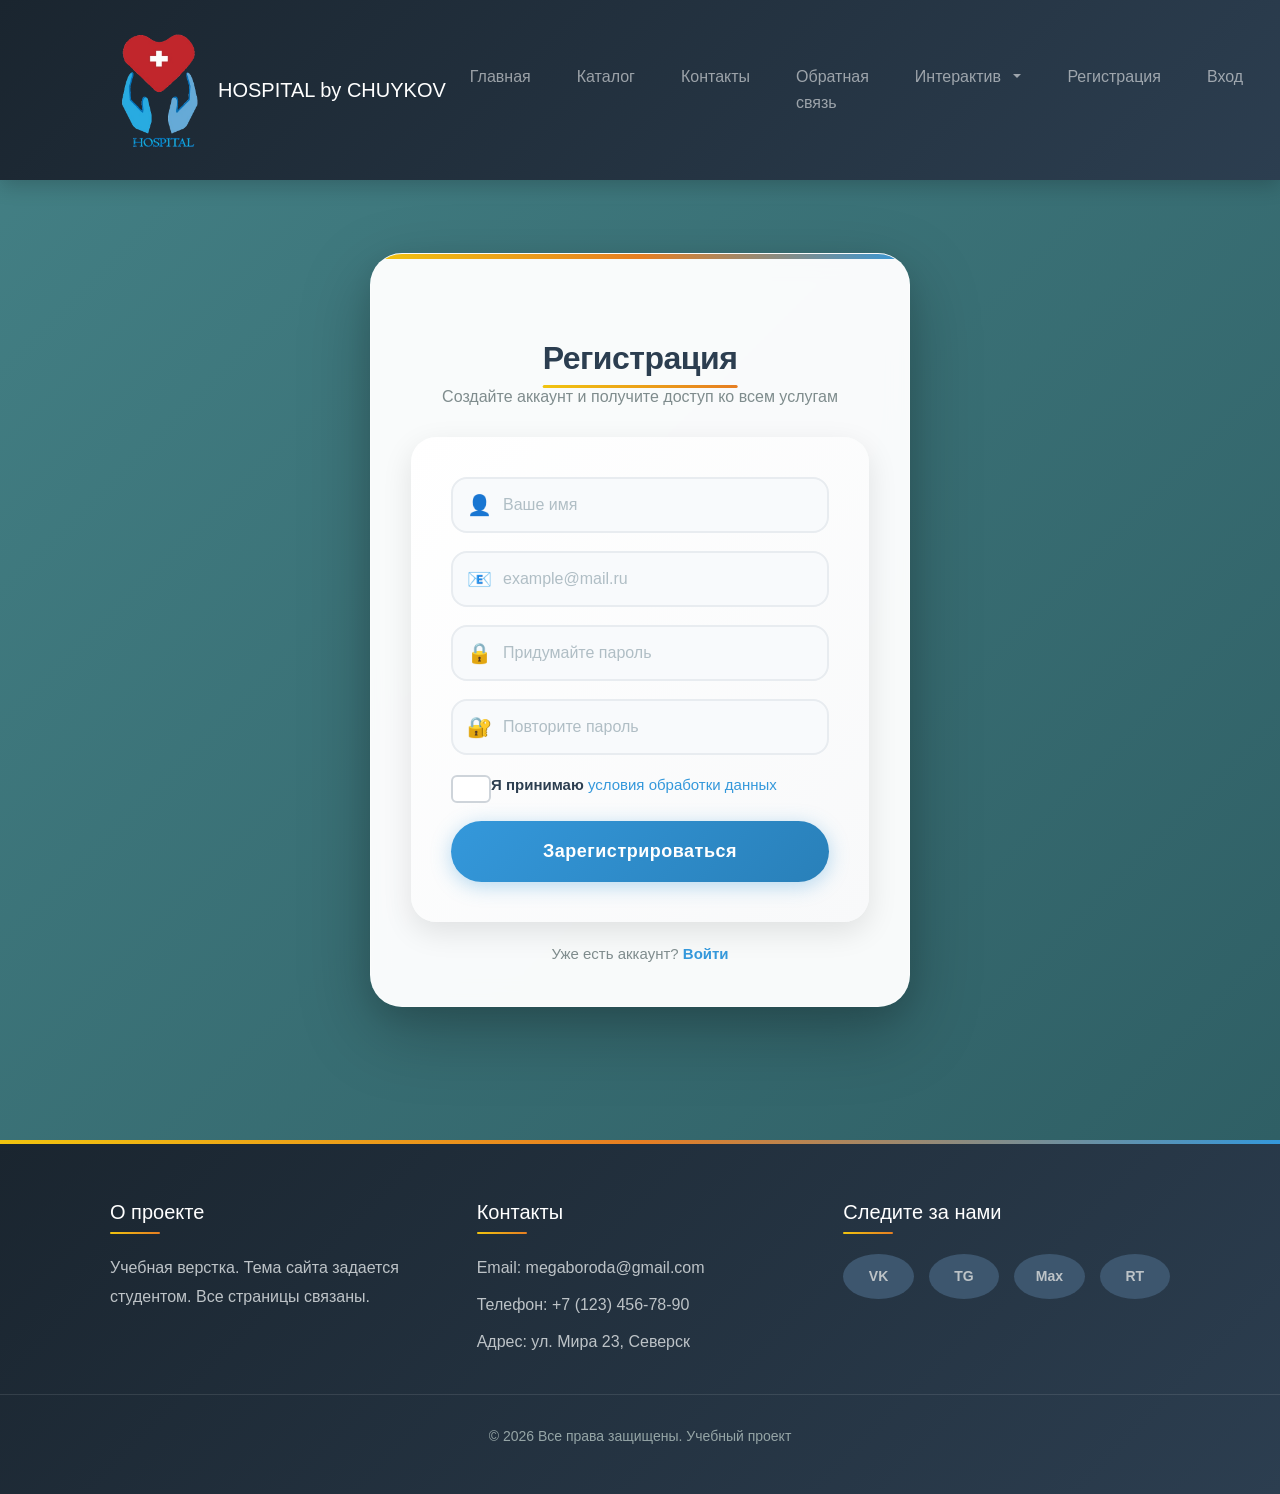
<file: signup.html>
<!DOCTYPE html>
<html lang="ru">
<head>
    <meta charset="UTF-8">
    <meta name="viewport" content="width=device-width, initial-scale=1.0">
    <title>Регистрация - HOSPITAL by CHUYKOV</title>
    <link href="https://cdn.jsdelivr.net/npm/bootstrap@5.3.3/dist/css/bootstrap.min.css" rel="stylesheet">
    <link rel="stylesheet" href="style.css">
    <style>
        /* Стили для страницы регистрации */
        body {
            background: linear-gradient(135deg, #448186 0%, #2c5a60 100%);
            min-height: 100vh;
            font-family: 'Segoe UI', Tahoma, Geneva, Verdana, sans-serif;
        }

        /* Контейнер для вертикального центрирования */
        .register-wrapper {
            min-height: 100vh;
            display: flex;
            align-items: center;
            justify-content: center;
            padding: 40px 20px;
        }

        /* Основная карточка */
        .register-card {
            background: rgba(255, 255, 255, 0.97);
            backdrop-filter: blur(12px);
            border-radius: 32px;
            box-shadow: 0 25px 70px rgba(0, 0, 0, 0.25), 0 10px 30px rgba(0, 0, 0, 0.1);
            padding: 45px 40px 40px;
            max-width: 540px;
            width: 100%;
            transition: transform 0.4s cubic-bezier(0.175, 0.885, 0.32, 1.275);
            border: 1px solid rgba(255, 255, 255, 0.3);
            position: relative;
            overflow: hidden;
        }

        /* Декоративный элемент сверху */
        .register-card::before {
            content: '';
            position: absolute;
            top: 0;
            left: 0;
            right: 0;
            height: 5px;
            background: linear-gradient(90deg, #f1c40f, #e67e22, #3498db);
            border-radius: 32px 32px 0 0;
        }

        .register-card:hover {
            transform: translateY(-6px);
        }

        /* Заголовок */
        .register-card .card-header-icon {
            font-size: 48px;
            display: block;
            margin-bottom: 8px;
        }

        .register-card h2 {
            color: #2c3e50;
            font-weight: 700;
            font-size: 32px;
            margin-bottom: 6px;
            letter-spacing: -0.5px;
            text-align: center;
        }

        .register-card .subtitle {
            color: #7f8c8d;
            font-size: 16px;
            text-align: center;
            margin-bottom: 28px;
        }

        /* Поля ввода с иконками */
        .input-group-custom {
            position: relative;
            margin-bottom: 18px;
        }

        .input-group-custom .input-icon {
            position: absolute;
            left: 16px;
            top: 50%;
            transform: translateY(-50%);
            font-size: 20px;
            color: #95a5a6;
            z-index: 2;
            pointer-events: none;
            transition: color 0.3s ease;
        }

        .input-group-custom .form-control {
            padding: 14px 18px 14px 50px;
            border-radius: 16px;
            border: 2px solid #e8ecf0;
            font-size: 16px;
            background: #f8fafc;
            transition: all 0.3s ease;
            height: 56px;
        }

        .input-group-custom .form-control:focus {
            border-color: #3498db;
            box-shadow: 0 0 0 4px rgba(52, 152, 219, 0.12);
            background: #ffffff;
        }

        .input-group-custom .form-control:focus + .input-icon {
            color: #3498db;
        }

        .input-group-custom .form-control::placeholder {
            color: #b0bec5;
            font-weight: 400;
        }

        /* Чекбокс */
        .register-card .form-check {
            margin-bottom: 24px;
            padding-left: 32px;
        }

        .register-card .form-check-input {
            width: 20px;
            height: 20px;
            border-radius: 6px;
            border: 2px solid #ced4da;
            margin-left: -32px;
            margin-top: 2px;
            transition: all 0.2s;
            cursor: pointer;
        }

        .register-card .form-check-input:checked {
            background-color: #3498db;
            border-color: #3498db;
            box-shadow: 0 0 0 3px rgba(52, 152, 219, 0.2);
        }

        .register-card .form-check-label {
            color: #2c3e50;
            font-size: 15px;
            cursor: pointer;
            user-select: none;
        }

        .register-card .form-check-label a {
            color: #3498db;
            text-decoration: none;
            font-weight: 500;
        }

        .register-card .form-check-label a:hover {
            text-decoration: underline;
        }

        /* Кнопка регистрации */
        .btn-register {
            background: linear-gradient(135deg, #3498db, #2980b9);
            border: none;
            border-radius: 50px;
            padding: 16px 20px;
            font-weight: 700;
            font-size: 18px;
            color: #fff;
            transition: all 0.3s ease;
            box-shadow: 0 4px 20px rgba(52, 152, 219, 0.35);
            width: 100%;
            letter-spacing: 0.5px;
            position: relative;
            overflow: hidden;
        }

        .btn-register::after {
            content: '';
            position: absolute;
            top: -50%;
            left: -50%;
            width: 200%;
            height: 200%;
            background: radial-gradient(circle, rgba(255,255,255,0.15) 0%, transparent 60%);
            opacity: 0;
            transition: opacity 0.5s ease;
        }

        .btn-register:hover {
            transform: translateY(-3px);
            box-shadow: 0 8px 35px rgba(52, 152, 219, 0.45);
            background: linear-gradient(135deg, #2980b9, #1f6d9e);
        }

        .btn-register:hover::after {
            opacity: 1;
        }

        .btn-register:active {
            transform: translateY(0);
        }

        /* Ссылка "Уже есть аккаунт?" */
        .login-link {
            text-align: center;
            margin-top: 20px;
            color: #7f8c8d;
            font-size: 15px;
        }

        .login-link a {
            color: #3498db;
            font-weight: 600;
            text-decoration: none;
            transition: color 0.2s;
        }

        .login-link a:hover {
            color: #1f6d9e;
            text-decoration: underline;
        }

        /* Пароль (показать/скрыть) – дополнительный штрих */
        .toggle-password {
            position: absolute;
            right: 16px;
            top: 50%;
            transform: translateY(-50%);
            background: none;
            border: none;
            color: #95a5a6;
            font-size: 18px;
            cursor: pointer;
            padding: 4px;
            z-index: 2;
            transition: color 0.3s;
        }

        .toggle-password:hover {
            color: #2c3e50;
        }

        /* Адаптация для маленьких экранов */
        @media (max-width: 576px) {
            .register-card {
                padding: 30px 20px 25px;
                border-radius: 24px;
                max-width: 100%;
                margin: 0 10px;
            }

            .register-card h2 {
                font-size: 26px;
            }

            .register-card .subtitle {
                font-size: 14px;
                margin-bottom: 20px;
            }

            .input-group-custom .form-control {
                padding: 12px 16px 12px 44px;
                height: 50px;
                font-size: 15px;
            }

            .input-group-custom .input-icon {
                font-size: 18px;
                left: 14px;
            }

            .btn-register {
                padding: 14px;
                font-size: 16px;
            }

            .register-card .form-check-label {
                font-size: 14px;
            }
        }

        @media (max-width: 400px) {
            .register-card {
                padding: 20px 16px 20px;
                border-radius: 20px;
            }

            .register-card h2 {
                font-size: 22px;
            }

            .input-group-custom .form-control {
                padding: 10px 14px 10px 40px;
                height: 46px;
                font-size: 14px;
            }
        }
    </style>
</head>
<body>
    <!-- Навигация -->
    <nav class="navbar navbar-expand-lg navbar-dark" style="background: linear-gradient(135deg, #1a252f 0%, #2c3e50 100%); padding: 20px 0;">
    <div class="container">
        <a href="index.html" class="navbar-brand d-flex align-items-center">
            <img src="лого_болька-no-bg-preview (carve.photos).png" width="100" height="130" alt="Логотип больницы" class="me-2">
            <span class="logo-name">HOSPITAL by CHUYKOV</span>
        </a>
        <button class="navbar-toggler" type="button" data-bs-toggle="collapse" data-bs-target="#navbarNav">
            <span class="navbar-toggler-icon"></span>
        </button>
        <div class="collapse navbar-collapse" id="navbarNav">
            <ul class="navbar-nav ms-auto">
                <li class="nav-item"><a class="nav-link" href="index.html">Главная</a></li>
                <li class="nav-item"><a class="nav-link" href="catalog.html">Каталог</a></li>
                <li class="nav-item"><a class="nav-link" href="contacts.html">Контакты</a></li>
                <li class="nav-item"><a class="nav-link" href="feedback.html">Обратная связь</a></li>
                <li class="nav-item dropdown">
                    <a class="nav-link dropdown-toggle" href="#" id="interactiveDropdown" role="button" data-bs-toggle="dropdown" aria-expanded="false">
                        Интерактив
                    </a>
                    <ul class="dropdown-menu" aria-labelledby="interactiveDropdown">
                        <li><a class="dropdown-item" href="slider.html">Слайдер</a></li>
                        <li><a class="dropdown-item" href="discount.html">Калькулятор</a></li>
                        <li><a class="dropdown-item" href="flip-card.html">Flip-карточки</a></li>
                        <li><a class="dropdown-item" href="scroll-gallery.html">Галерея</a></li>
                    </ul>
                </li>
                <li class="nav-item"><a class="nav-link" href="signup.html">Регистрация</a></li>
                <li class="nav-item"><a class="nav-link" href="login.html">Вход</a></li>
                <li class="nav-item"><a class="nav-link" href="profile.html">Профиль</a></li>
            </ul>
        </div>
    </div>
</nav>

    <!-- Форма регистрации -->
    <div class="register-wrapper">
        <div class="register-card">

            <h2>Регистрация</h2>
            <p class="subtitle">Создайте аккаунт и получите доступ ко всем услугам</p>

            <form>
                <!-- Имя -->
                <div class="input-group-custom">
                    <input type="text" class="form-control" id="name" placeholder="Ваше имя" required>
                    <span class="input-icon">👤</span>
                </div>

                <!-- Email -->
                <div class="input-group-custom">
                    <input type="email" class="form-control" id="email" placeholder="example@mail.ru" required>
                    <span class="input-icon">📧</span>
                </div>

                <!-- Пароль -->
                <div class="input-group-custom">
                    <input type="password" class="form-control" id="password" placeholder="Придумайте пароль" required>
                    <span class="input-icon">🔒</span>
                </div>

                <!-- Подтверждение пароля -->
                <div class="input-group-custom">
                    <input type="password" class="form-control" id="password_confirm" placeholder="Повторите пароль" required>
                    <span class="input-icon">🔐</span>
                </div>

                <!-- Чекбокс согласия -->
                <div class="form-check">
                    <input type="checkbox" class="form-check-input" id="agreement" required>
                    <label class="form-check-label" for="agreement">
                        Я принимаю <a href="#">условия обработки данных</a>
                    </label>
                </div>

                <!-- Кнопка -->
                <button type="submit" class="btn-register">Зарегистрироваться</button>
            </form>

            <!-- Ссылка на вход -->
            <div class="login-link">
                Уже есть аккаунт? <a href="login.html">Войти</a>
            </div>
        </div>
    </div>
      <footer>
        <div class="container">
            <div class="footer-col">
                <h4>О проекте</h4>
                <p>Учебная верстка. Тема сайта задается студентом. Все страницы связаны.</p>
            </div>
            <div class="footer-col">
                <h4>Контакты</h4>
                <p>Email: megaboroda@gmail.com</p>
                <p>Телефон: +7 (123) 456-78-90</p>
                <p>Адрес: ул. Мира 23, Северск</p>
            </div>
            <div class="footer-col">
                <h4>Следите за нами</h4>
                <div class="social-links">
                    <a href="https://vk.com/bebra_snich228" class="social-icon">VK</a>
                    <a href="t.me/Leshka_Mazafaker" class="social-icon">TG</a>
                    <a href="#" class="social-icon">Max</a>
                    <a href="#" class="social-icon">RT</a>
                </div>
            </div>
        </div>
        <div class="copyright">
            <p>&copy; 2026 Все права защищены. Учебный проект</p>
        </div>
    </footer>

    <script src="https://cdn.jsdelivr.net/npm/bootstrap@5.3.3/dist/js/bootstrap.bundle.min.js"></script>
</body>
</html>
</file>
<file: style.css>
* {
    margin: 0;
    padding: 0;
    box-sizing: border-box;
}

body {
    font-family: 'Segoe UI', Tahoma, Geneva, Verdana, sans-serif;
    font-size: 16px;
    color: #ffffff;
    background: linear-gradient(135deg, #448186 0%, #2c5a60 100%);
    line-height: 1.6;
}

.container {
    max-width: 1200px;
    margin: 0 auto;
    padding: 0 20px;
}

h1 {
    font-size: 42px;
    color: #ffffff;
    text-align: center;
    margin-top: 30px;
    margin-bottom: 25px;
    text-shadow: 2px 2px 4px rgba(0, 0, 0, 0.3);
    letter-spacing: 1px;
}

.logo-name {
    color: #ffffff;
    text-decoration: none;
}

h2 {
    font-size: 32px;
    color: #ffffff;
    text-align: center;
    margin-top: 40px;
    margin-bottom: 25px;
    position: relative;
    display: inline-block;
    left: 50%;
    transform: translateX(-50%);
    white-space: nowrap;
}

h2::after {
    content: '';
    position: absolute;
    bottom: -10px;
    left: 0;
    width: 100%;
    height: 3px;
    background: linear-gradient(90deg, #f1c40f, #e67e22);
    border-radius: 2px;
}

h3 {
    font-size: 24px;
    color: #2c3e50;
    margin-top: 15px;
    margin-bottom: 10px;
}

h4 {
    font-size: 18px;
    color: #ecf0f1;
    margin-top: 10px;
    margin-bottom: 10px;
}

header {
    background: linear-gradient(135deg, #1a252f 0%, #2c3e50 100%);
    padding: 20px 0;
    box-shadow: 0 5px 20px rgba(0, 0, 0, 0.2);
    position: sticky;
    top: 0;
    z-index: 100;
}

header .container {
    display: flex;
    justify-content: space-between;
    align-items: center;
    flex-wrap: wrap;
    gap: 20px;
}

.logo {
    display: flex;
    align-items: center;
    gap: 15px;
    text-decoration: none;
    transition: transform 0.3s ease;
}

.logo:hover {
    transform: scale(1.02);
}

.logo img {
    border-radius: 50%;
    box-shadow: 0 4px 10px rgba(0, 0, 0, 0.2);
    transition: box-shadow 0.3s;
}

.logo img:hover {
    box-shadow: 0 6px 15px rgba(0, 0, 0, 0.3);
}

.logo span {
    font-size: 26px;
    font-weight: bold;
    color: white;
    letter-spacing: 2px;
    text-shadow: 1px 1px 2px rgba(0, 0, 0, 0.3);
}

nav ul {
    display: flex;
    list-style: none;
    gap: 30px;
    margin: 0;
    padding: 0;
}

nav ul li a {
    color: white;
    text-decoration: none;
    font-weight: 600;
    font-size: 16px;
    padding: 8px 16px;
    border-radius: 25px;
    transition: all 0.3s ease;
    position: relative;
}

nav ul li a::before {
    content: '';
    position: absolute;
    bottom: 0;
    left: 50%;
    transform: translateX(-50%);
    width: 0;
    height: 2px;
    background: linear-gradient(90deg, #f1c40f, #e67e22);
    transition: width 0.3s ease;
    border-radius: 2px;
}

nav ul li a:hover::before {
    width: 70%;
}

nav ul li a:hover {
    color: #f1c40f;
    background: rgba(255, 255, 255, 0.1);
}

nav ul li a.active {
    color: #f1c40f;
    background: rgba(241, 196, 15, 0.1);
}

.btn, button, .button {
    display: inline-block;
    background: linear-gradient(135deg, #3498db 0%, #2980b9 100%);
    color: white;
    padding: 12px 32px;
    border: none;
    border-radius: 50px;
    text-decoration: none;
    font-weight: bold;
    font-size: 16px;
    transition: all 0.3s ease;
    box-shadow: 0 4px 15px rgba(52, 152, 219, 0.3);
    cursor: pointer;
    position: relative;
    overflow: hidden;
}

.btn::before, button::before, .button::before {
    content: '';
    position: absolute;
    top: 50%;
    left: 50%;
    width: 0;
    height: 0;
    border-radius: 50%;
    background: rgba(255, 255, 255, 0.3);
    transform: translate(-50%, -50%);
    transition: width 0.5s, height 0.5s;
}

.btn:hover::before, button:hover::before, .button:hover::before {
    width: 300px;
    height: 300px;
}

.btn:hover, button:hover, .button:hover {
    background: linear-gradient(135deg, #2980b9 0%, #1f6d9e 100%);
    box-shadow: 0 6px 20px rgba(52, 152, 219, 0.4);
    transform: translateY(-2px);
}

.btn:active, button:active, .button:active {
    transform: translateY(0);
}

/* ========== СЕТКА КАТАЛОГА НА GRID ========== */
.cards-grid {
    display: grid;
    grid-template-columns: repeat(auto-fill, minmax(280px, 1fr));
    gap: 30px;
}

.product-card {
    display: flex;
    flex-direction: column;
    background: linear-gradient(135deg, #ffffff 0%, #f8f9fa 100%);
    border-radius: 20px;
    overflow: hidden;
    transition: all 0.3s ease;
    box-shadow: 0 5px 20px rgba(0, 0, 0, 0.1);
    height: 100%;
    margin-bottom: 0;
}

.product-card:hover {
    transform: translateY(-10px);
    box-shadow: 0 15px 35px rgba(0, 0, 0, 0.15);
}

.product-card .card-content {
    flex: 1;
    display: flex;
    flex-direction: column;
    padding: 20px 25px 25px;
}

.product-card .price {
    margin-top: auto;
}

.card-img {
    height: 180px;
    background: linear-gradient(135deg, #3498db, #2980b9);
    display: flex;
    align-items: center;
    justify-content: center;
    color: white;
    font-size: 48px;
    border-radius: 15px 15px 0 0;
    transition: all 0.3s ease;
}

.product-card:hover .card-img {
    transform: scale(1.02);
}

.price {
    font-size: 28px;
    font-weight: bold;
    color: #e67e22;
    margin: 15px 0;
}

/* ========== СЕТКА ПРЕИМУЩЕСТВ НА GRID ========== */
.feature-card {
    background: linear-gradient(135deg, #ffffff 0%, #f0f4f8 100%);
    padding: 30px 20px;
    border-radius: 20px;
    text-align: center;
    box-shadow: 0 5px 15px rgba(0, 0, 0, 0.08);
    transition: all 0.3s ease;
    cursor: pointer;
}

.feature-card:hover {
    transform: translateY(-5px);
    box-shadow: 0 10px 30px rgba(0, 0, 0, 0.12);
}

.feature-card i {
    font-size: 48px;
    color: #3498db;
    margin-bottom: 15px;
    display: inline-block;
}

.feature-card h3 {
    color: #2c3e50;
    margin-bottom: 10px;
}

.feature-card p {
    color: #7f8c8d;
}

.features-grid {
    display: grid;
    grid-template-columns: repeat(auto-fit, minmax(250px, 1fr));
    gap: 30px;
    margin-top: 20px;
}

.features-grid .feature-card {
    flex: none;
    min-width: auto;
    max-width: none;
    margin-bottom: 0;
}

/* ========== ГАЛЕРЕЯ НА GRID ========== */
.gallery-grid {
    display: grid;
    grid-template-columns: repeat(4, 1fr);
    grid-auto-rows: 200px;
    gap: 15px;
    margin-top: 20px;
}

.gallery-item {
    border-radius: 20px;
    overflow: hidden;
    box-shadow: 0 4px 15px rgba(0, 0, 0, 0.1);
    transition: all 0.3s ease;
    position: relative;
}

.gallery-item:hover {
    transform: scale(1.02);
    box-shadow: 0 8px 25px rgba(0, 0, 0, 0.2);
}

.gallery-item img {
    width: 100% !important;
    height: 100% !important;
    object-fit: cover;
    object-position: center;
    display: block;
    border-radius: 20px;
    transition: all 0.3s ease;
}

.gallery-item:hover img {
    transform: scale(1.05);
}

/* ===== РАЗМЕРЫ ЭЛЕМЕНТОВ ===== */
.gallery-item-1 {
    grid-column: span 2;
    grid-row: span 2;
}

.gallery-item-2 {
    grid-column: span 1;
    grid-row: span 1;
}

.gallery-item-3 {
    grid-column: span 2;
    grid-row: span 1;
}

.gallery-item-4 {
    grid-column: span 1;
    grid-row: span 1;
}

.gallery-item-5 {
    grid-column: span 1;
    grid-row: span 2;
}

.gallery-item-6 {
    grid-column: span 1;
    grid-row: span 1;
}

/* ===== АДАПТИВ ===== */
@media (max-width: 992px) {
    .gallery-grid {
        grid-template-columns: repeat(3, 1fr);
        grid-auto-rows: 180px;
        gap: 12px;
    }
    
    .gallery-item-1 {
        grid-column: span 2;
        grid-row: span 2;
    }
    
    .gallery-item-3 {
        grid-column: span 1;
    }
    
    .gallery-item-5 {
        grid-row: span 1;
    }
}

@media (max-width: 576px) {
    .gallery-grid {
        grid-template-columns: repeat(2, 1fr);
        grid-auto-rows: 150px;
        gap: 10px;
    }
    
    .gallery-item-1 {
        grid-column: span 2;
        grid-row: span 2;
    }
    
    .gallery-item-3 {
        grid-column: span 2;
        grid-row: span 1;
    }
    
    .gallery-item-5 {
        grid-row: span 1;
    }
}

/* ========== ПОПУЛЯРНОЕ НА GRID ========== */
.popular-grid {
    display: grid;
    grid-template-columns: repeat(auto-fill, minmax(260px, 1fr));
    gap: 25px;
    margin-top: 20px;
}

/* ========== HERO ========== */
.hero {
    background: linear-gradient(135deg, rgba(0,0,0,0.7) 0%, rgba(0,0,0,0.4) 100%), url('https://via.placeholder.com/1920x600/448186/ffffff?text=Hospital+Hero');
    background-size: cover;
    background-position: center;
    background-attachment: fixed;
    padding: 120px 0;
    text-align: center;
    position: relative;
}

.hero h1 {
    font-size: 52px;
    margin-bottom: 20px;
    animation: fadeInUp 1s ease;
}

.hero p {
    font-size: 20px;
    margin-bottom: 30px;
    animation: fadeInUp 1s ease 0.2s backwards;
}

.hero .btn {
    animation: fadeInUp 1s ease 0.4s backwards;
    background: linear-gradient(135deg, #e67e22 0%, #d35400 100%);
    box-shadow: 0 4px 15px rgba(230, 126, 34, 0.4);
}

.hero .btn:hover {
    background: linear-gradient(135deg, #d35400 0%, #b84300 100%);
}

@keyframes fadeInUp {
    from {
        opacity: 0;
        transform: translateY(30px);
    }
    to {
        opacity: 1;
        transform: translateY(0);
    }
}

section {
    margin-top: 50px;
    margin-bottom: 50px;
}

.contacts-info {
    display: flex;
    flex-wrap: wrap;
    justify-content: space-between;
    gap: 25px;
    background: linear-gradient(135deg, #ffffff 0%, #f8f9fa 100%);
    padding: 30px;
    border-radius: 20px;
    margin-bottom: 30px;
    box-shadow: 0 5px 20px rgba(0, 0, 0, 0.08);
}

.contacts-info > div {
    flex: 1;
    min-width: 200px;
    text-align: center;
}

.contacts-info i {
    font-size: 32px;
    color: #3498db;
    margin-bottom: 10px;
    display: inline-block;
}

.contacts-info h3 {
    color: #2c3e50;
    margin-bottom: 10px;
}

.contacts-info p {
    color: #7f8c8d;
}

.map iframe {
    width: 100%;
    border: none;
    border-radius: 20px;
    box-shadow: 0 5px 20px rgba(0, 0, 0, 0.1);
}

form {
    background: linear-gradient(135deg, #ffffff 0%, #f8f9fa 100%);
    padding: 40px;
    border-radius: 25px;
    max-width: 600px;
    margin: 0 auto;
    box-shadow: 0 10px 30px rgba(0, 0, 0, 0.1);
}

form div {
    margin-bottom: 25px;
}

label {
    display: block;
    font-weight: 600;
    margin-bottom: 10px;
    color: #2c3e50;
}

input, textarea, select {
    width: 100%;
    padding: 12px 18px;
    border: 2px solid #e0e0e0;
    border-radius: 12px;
    font-size: 16px;
    transition: all 0.3s ease;
    background: white;
    font-family: inherit;
}

input:focus, textarea:focus, select:focus {
    outline: none;
    border-color: #3498db;
    box-shadow: 0 0 0 4px rgba(52, 152, 219, 0.1);
}

textarea {
    resize: vertical;
    min-height: 100px;
}

/* ========== НОВЫЙ МАКЕТ ГЛАВНОЙ СТРАНИЦЫ ========== */
.page-layout {
    display: grid;
    grid-template-areas:
        "hero hero"
        "features features"
        "popular sidebar"
        "gallery gallery";
    grid-template-columns: 2fr 1fr;
    gap: 40px;
}

.hero-section { grid-area: hero; }
.features-section { grid-area: features; }
.popular-section { grid-area: popular; }
.sidebar-section { grid-area: sidebar; }
.gallery-section { grid-area: gallery; }

/* ========== СТИЛИ ДЛЯ САЙДБАРА ========== */
.sidebar-section {
    background: linear-gradient(135deg, #ffffff 0%, #f8f9fa 100%);
    padding: 30px 25px;
    border-radius: 20px;
    box-shadow: 0 5px 20px rgba(0, 0, 0, 0.08);
}

.sidebar-section h3 {
    color: #2c3e50;
    font-size: 24px;
    margin-bottom: 20px;
    position: relative;
    padding-bottom: 10px;
}

.sidebar-section h3::after {
    content: '';
    position: absolute;
    bottom: 0;
    left: 0;
    width: 50px;
    height: 3px;
    background: linear-gradient(90deg, #f1c40f, #e67e22);
    border-radius: 2px;
}

.sidebar-section ul {
    list-style: none;
    padding: 0;
}

.sidebar-section ul li {
    padding: 12px 15px;
    margin-bottom: 10px;
    background: linear-gradient(135deg, #ecf0f1, #dfe6e9);
    border-radius: 12px;
    color: #2c3e50;
    font-weight: 500;
    transition: all 0.3s ease;
    cursor: pointer;
}

.sidebar-section ul li:hover {
    transform: translateX(5px);
    background: linear-gradient(135deg, #f1c40f, #e67e22);
    color: white;
    box-shadow: 0 4px 15px rgba(241, 196, 15, 0.3);
}

/* ========== ВЛОЖЕННАЯ СЕТКА ВНУТРИ КАРТОЧКИ ========== */
.product-details {
    display: grid;
    grid-template-columns: 1fr auto;
    align-items: center;
    margin: 10px 0;
    gap: 10px;
}

.product-details .label {
    color: #7f8c8d;
    font-weight: 500;
}

.product-details .price {
    margin: 0;
    text-align: right;
}

/* ========== СОЦИАЛЬНЫЕ СЕТИ ========== */
.social-links {
    display: grid;
    grid-template-columns: repeat(4, 1fr);
    gap: 15px;
    margin-top: 15px;
}

.social-icon {
    background-color: #3d566e;
    padding: 10px;
    text-align: center;
    border-radius: 50%;
    transition: all 0.3s ease;
    color: #ecf0f1;
    text-decoration: none;
    font-weight: 600;
    font-size: 14px;
}

.social-icon:hover {
    background: linear-gradient(135deg, #f1c40f, #e67e22);
    color: #2c3e50;
    transform: translateY(-3px) scale(1.05);
    box-shadow: 0 4px 15px rgba(241, 196, 15, 0.3);
}

/* ========== УЛУЧШЕННЫЙ БЛОК "НАШИ ДОСТИЖЕНИЯ" ========== */
.achievements {
    background: linear-gradient(135deg, rgba(26, 37, 47, 0.95) 0%, rgba(44, 62, 80, 0.95) 100%);
    padding: 60px 0;
    margin: 50px 0;
    border-radius: 30px;
    position: relative;
    overflow: hidden;
}

.achievements::before {
    content: '';
    position: absolute;
    top: -50%;
    left: -50%;
    width: 200%;
    height: 200%;
    background: radial-gradient(circle at 30% 50%, rgba(241, 196, 15, 0.05) 0%, transparent 50%);
    animation: rotateGlow 20s linear infinite;
}

@keyframes rotateGlow {
    0% { transform: rotate(0deg); }
    100% { transform: rotate(360deg); }
}

.achievements h2 {
    position: relative;
    z-index: 1;
}

.achievements-grid {
    display: grid;
    grid-template-columns: repeat(auto-fit, minmax(200px, 1fr));
    gap: 30px;
    margin-top: 30px;
    position: relative;
    z-index: 1;
}

.achievement-item {
    background: rgba(255, 255, 255, 0.05);
    backdrop-filter: blur(10px);
    border: 1px solid rgba(255, 255, 255, 0.1);
    border-radius: 20px;
    padding: 30px 20px;
    text-align: center;
    transition: all 0.4s cubic-bezier(0.175, 0.885, 0.32, 1.275);
    cursor: default;
    position: relative;
    overflow: hidden;
}

.achievement-item::before {
    content: '';
    position: absolute;
    top: 0;
    left: 0;
    right: 0;
    bottom: 0;
    background: linear-gradient(135deg, rgba(241, 196, 15, 0.1), rgba(230, 126, 34, 0.05));
    opacity: 0;
    transition: opacity 0.4s ease;
}

.achievement-item:hover::before {
    opacity: 1;
}

.achievement-item:hover {
    transform: translateY(-10px) scale(1.02);
    border-color: rgba(241, 196, 15, 0.3);
    box-shadow: 0 20px 60px rgba(0, 0, 0, 0.3);
}

.achievement-item .icon {
    font-size: 48px;
    margin-bottom: 15px;
    display: inline-block;
    animation: float 3s ease-in-out infinite;
}

.achievement-item:nth-child(2) .icon { animation-delay: 0.5s; }
.achievement-item:nth-child(3) .icon { animation-delay: 1s; }
.achievement-item:nth-child(4) .icon { animation-delay: 1.5s; }
.achievement-item:nth-child(5) .icon { animation-delay: 2s; }
.achievement-item:nth-child(6) .icon { animation-delay: 2.5s; }

@keyframes float {
    0%, 100% { transform: translateY(0); }
    50% { transform: translateY(-10px); }
}

.achievement-item .number {
    display: block;
    font-size: 42px;
    font-weight: 800;
    background: linear-gradient(135deg, #f1c40f, #e67e22);
    -webkit-background-clip: text;
    -webkit-text-fill-color: transparent;
    background-clip: text;
    margin-bottom: 5px;
    font-family: 'Segoe UI', Tahoma, Geneva, Verdana, sans-serif;
}

.achievement-item .label {
    display: block;
    color: #ecf0f1;
    font-size: 16px;
    font-weight: 500;
    letter-spacing: 0.5px;
}

.achievement-item .suffix {
    font-size: 24px;
    -webkit-text-fill-color: initial;
}

/* ========== КОМБИНАЦИЯ GRID + FLEXBOX ========== */
.gallery-card {
    display: flex;
    flex-direction: column;
    align-items: center;
    text-align: center;
    background: linear-gradient(135deg, #ffffff 0%, #f8f9fa 100%);
    padding: 25px;
    border-radius: 20px;
    box-shadow: 0 5px 15px rgba(0, 0, 0, 0.08);
    transition: all 0.3s ease;
}

.gallery-card:hover {
    transform: translateY(-5px);
    box-shadow: 0 10px 30px rgba(0, 0, 0, 0.12);
}

.gallery-card .card-icon {
    font-size: 48px;
    margin-bottom: 15px;
}

.gallery-card h4 {
    color: #2c3e50;
    font-size: 20px;
    margin-bottom: 10px;
}

.gallery-card p {
    color: #7f8c8d;
    font-size: 14px;
}

.gallery-grid-combo {
    display: grid;
    grid-template-columns: repeat(3, 1fr);
    gap: 20px;
    margin-top: 20px;
}

/* ========== БЛОК ОТЗЫВОВ ========== */
.reviews-grid {
    display: grid;
    grid-template-columns: 1fr 1fr;
    gap: 30px;
    margin-top: 30px;
}

.review-item {
    display: grid;
    grid-template-areas:
        "photo name"
        "photo review"
        "photo rating";
    grid-template-columns: 80px 1fr;
    gap: 10px 20px;
    background: linear-gradient(135deg, #ffffff 0%, #f8f9fa 100%);
    padding: 25px;
    border-radius: 20px;
    box-shadow: 0 5px 20px rgba(0, 0, 0, 0.08);
    transition: all 0.3s ease;
}

.review-item:hover {
    transform: translateY(-5px);
    box-shadow: 0 10px 35px rgba(0, 0, 0, 0.12);
}

.review-photo {
    grid-area: photo;
    width: 80px;
    height: 80px;
    border-radius: 50%;
    background: linear-gradient(135deg, #3498db, #2980b9);
    display: flex;
    align-items: center;
    justify-content: center;
    font-size: 32px;
    color: white;
    box-shadow: 0 4px 15px rgba(52, 152, 219, 0.3);
}

.review-name {
    grid-area: name;
    font-size: 20px;
    color: #2c3e50;
    font-weight: bold;
    margin: 0;
    display: flex;
    align-items: center;
}

.review-text {
    grid-area: review;
    color: #7f8c8d;
    font-size: 16px;
    margin: 0;
    line-height: 1.6;
}

.review-rating {
    grid-area: rating;
    font-size: 22px;
    color: #f1c40f;
    letter-spacing: 2px;
}

/* ========== КАТАЛОГ ========== */
.catalog-grid {
    display: grid;
    grid-template-columns: repeat(auto-fit, minmax(350px, 1fr));
    gap: 30px;
}

.product-card img {
    width: 100%;
    border-radius: 15px;
    margin: 15px 0;
}

.product-card p {
    color: #7f8c8d;
}

/* ========== ПОДВАЛ ========== */
footer {
    background: linear-gradient(135deg, #1a252f 0%, #2c3e50 100%);
    padding: 50px 0 30px;
    margin-top: 60px;
    position: relative;
}

footer::before {
    content: '';
    position: absolute;
    top: 0;
    left: 0;
    right: 0;
    height: 4px;
    background: linear-gradient(90deg, #f1c40f, #e67e22, #3498db);
}

footer .container {
    display: flex;
    justify-content: space-between;
    flex-wrap: wrap;
    gap: 40px;
}

.footer-col {
    flex: 1;
    min-width: 220px;
}

.footer-col h4 {
    color: white;
    margin-bottom: 20px;
    font-size: 20px;
    position: relative;
    padding-bottom: 10px;
}

.footer-col h4::after {
    content: '';
    position: absolute;
    bottom: 0;
    left: 0;
    width: 50px;
    height: 2px;
    background: linear-gradient(90deg, #f1c40f, #e67e22);
    border-radius: 2px;
}

.footer-col p, .footer-col a {
    color: #bdc3c7;
    text-decoration: none;
    line-height: 1.8;
    transition: all 0.3s ease;
    display: block;
    margin-bottom: 8px;
}

.footer-col a:hover {
    color: #f1c40f;
    transform: translateX(5px);
}

.copyright {
    text-align: center;
    padding-top: 30px;
    margin-top: 30px;
    border-top: 1px solid rgba(255, 255, 255, 0.1);
    font-size: 14px;
    color: #95a5a6;
    width: 100%;
}

ul {
    list-style: none;
}

html {
    scroll-behavior: smooth;
}

::selection {
    background: #f1c40f;
    color: #2c3e50;
}

::-webkit-scrollbar {
    width: 10px;
}

::-webkit-scrollbar-track {
    background: #2c3e50;
}

::-webkit-scrollbar-thumb {
    background: linear-gradient(135deg, #3498db, #2980b9);
    border-radius: 5px;
}

::-webkit-scrollbar-thumb:hover {
    background: linear-gradient(135deg, #2980b9, #1f6d9e);
}

/* ========== АДАПТАЦИЯ ДЛЯ ПЛАНШЕТОВ ========== */
@media (max-width: 768px) {
    .page-layout {
        grid-template-areas:
            "hero"
            "features"
            "popular"
            "sidebar"
            "gallery";
        grid-template-columns: 1fr;
        gap: 30px;
    }

    .reviews-grid {
        grid-template-columns: 1fr;
        gap: 20px;
    }

    .gallery-grid-combo {
        grid-template-columns: repeat(2, 1fr);
        gap: 15px;
    }

    .social-links {
        grid-template-columns: repeat(2, 1fr);
    }
}

/* ========== АДАПТАЦИЯ ДЛЯ ТЕЛЕФОНОВ ========== */
@media (max-width: 480px) {
    .gallery-grid-combo {
        grid-template-columns: 1fr;
    }

    .review-item {
        grid-template-areas:
            "photo name"
            "review review"
            "rating rating";
        grid-template-columns: 60px 1fr;
        gap: 10px;
    }

    .review-photo {
        width: 60px;
        height: 60px;
        font-size: 24px;
    }

    .review-name {
        font-size: 18px;
    }

    .review-text {
        font-size: 14px;
    }

    .review-rating {
        font-size: 18px;
    }

    .achievement-item .number {
        font-size: 32px;
    }

    .achievement-item .icon {
        font-size: 36px;
    }

    .achievements {
        padding: 40px 15px;
        border-radius: 20px;
    }

    .social-links {
        grid-template-columns: repeat(2, 1fr);
    }

    .catalog-grid {
        grid-template-columns: 1fr;
    }

    .hero h1 {
        font-size: 32px;
    }

    .hero p {
        font-size: 16px;
    }

    h1 {
        font-size: 28px;
    }

    h2 {
        font-size: 24px;
        white-space: normal;
    }

    .container {
        padding: 0 15px;
    }
}


@media (max-width: 1024px) {
    h1 { font-size: 30px; }
    h2 { font-size: 24px; }
    .container { padding: 0 15px; }
}

@media (max-width: 768px) {
    body { font-size: 14px; }
    h1 { font-size: 26px; }
    h2 { font-size: 20px; white-space: normal; }
    .hero { padding: 40px 0; }
    .hero h1 { font-size: 24px; }
    .hero p { font-size: 16px; }
    .container { padding: 0 12px; }


    nav ul {
        flex-direction: column;
        align-items: center;
        gap: 10px;
        width: 100%;
        display: none;
    }
    nav ul.open {
        display: flex;
    }
    nav ul li {
        width: 100%;
        text-align: center;
    }
    nav ul li a {
        display: block;
        padding: 8px 0;
        width: 100%;
    }

    .burger {
        display: flex;
    }

    header .container {
        flex-direction: column;
        gap: 15px;
    }

    form {
        padding: 15px;
        border-radius: 8px;
    }
    form input,
    form textarea,
    form select {
        font-size: 16px;
        padding: 12px 15px;
    }
    label { font-size: 14px; }

    footer .container {
        flex-direction: column;
        align-items: center;
        text-align: center;
    }
    .footer-col { width: 100%; }
    .footer-col h4::after {
        left: 50%;
        transform: translateX(-50%);
    }
}

@media (max-width: 480px) {
    h1 { font-size: 20px; }
    h2 { font-size: 18px; }
    .hero h1 { font-size: 20px; }
    .hero p { font-size: 14px; }
    .btn { padding: 8px 20px; font-size: 14px; }
    form { padding: 10px; border-radius: 0; }
}

@media (min-width: 768px) and (max-width: 1199px) {
    .product-card {
        flex-direction: row;
        align-items: center;
    }
    .product-card .card-img {
        flex: 0 0 200px;
        height: 200px;
        border-radius: 15px 0 0 15px;
    }
    .product-card .card-content {
        flex: 1;
        padding: 20px;
    }
}
@media (max-width: 480px) {
    .product-card .card-content { padding: 12px; }
    .product-card .card-img { height: 140px; }
}

@media (max-width: 767px) {
    .cards-grid,
    .catalog-grid {
        grid-template-columns: 1fr !important;
        gap: 20px;
    }
}
@media (min-width: 600px) and (max-width: 1023px) {
    .cards-grid,
    .catalog-grid {
        grid-template-columns: repeat(2, 1fr) !important;
    }
}
@media (max-width: 767px) {
    .gallery-grid {
        grid-template-columns: repeat(2, 1fr) !important;
        grid-auto-rows: 150px !important;
        gap: 10px !important;
    }
    .gallery-item {
        height: 150px !important;
        border-radius: 15px !important;
    }
    .gallery-item-1,
    .gallery-item-3,
    .gallery-item-5 {
        grid-column: span 1 !important;
        grid-row: span 1 !important;
    }
}

@media (max-width: 767px) {
    .features-grid {
        grid-template-columns: 1fr !important;
        gap: 20px !important;
    }
}
@media (min-width: 600px) and (max-width: 1023px) {
    .features-grid {
        grid-template-columns: repeat(2, 1fr) !important;
    }
}

@media (min-width: 1200px) {
    .container {
        max-width: 1100px;
    }
    /* Блок характеристик под карточкой (доп. задание) */
    .product-card .product-specs {
        display: block;
        margin-top: 15px;
        padding-top: 15px;
        border-top: 1px solid #e0e0e0;
    }
    .product-card .product-specs h4 {
        color: #2c3e50;
        font-size: 16px;
        margin-bottom: 8px;
    }
    .product-card .product-specs ul {
        list-style: none;
        padding: 0;
        color: #7f8c8d;
        font-size: 14px;
    }
    .product-card .product-specs ul li {
        padding: 4px 0;
        display: flex;
        justify-content: space-between;
    }
    .product-card .product-specs ul li span:first-child {
        font-weight: 500;
        color: #2c3e50;
    }
}

/* ===== ШАГ 7: Бургер-меню ===== */
.burger {
    display: none;
    flex-direction: column;
    cursor: pointer;
    gap: 5px;
    padding: 5px;
    background: none;
    border: none;
    z-index: 200;
}
.burger span {
    display: block;
    width: 30px;
    height: 3px;
    background: white;
    border-radius: 3px;
    transition: all 0.3s ease;
}
.burger.active span:nth-child(1) {
    transform: rotate(45deg) translate(5px, 6px);
}
.burger.active span:nth-child(2) {
    opacity: 0;
}
.burger.active span:nth-child(3) {
    transform: rotate(-45deg) translate(5px, -6px);
}

@media (min-width: 769px) {
    .burger {
        display: none !important;
    }
    nav ul {
        display: flex !important;
    }
}
@media (max-width: 768px) {
    .burger {
        display: flex;
    }
    nav ul {
        display: none;
    }
    nav ul.open {
        display: flex;
    }
}

.card {
    background: #ffffff !important;
    border: none;
}
.card .text-dark {
    color: #2c3e50 !important;
}
.card .text-muted {
    color: #7f8c8d !important;
}

/* Поля ввода */
.form-control {
    border-radius: 12px;
    border: 2px solid #e0e0e0;
    padding: 12px 18px;
    font-size: 16px;
    transition: all 0.3s ease;
}
.form-control:focus {
    border-color: #3498db;
    box-shadow: 0 0 0 4px rgba(52, 152, 219, 0.1);
}
.form-label {
    font-weight: 600;
    color: #2c3e50;
}

/* Чекбоксы */
.form-check-input {
    width: 1.2em;
    height: 1.2em;
    border-radius: 6px;
    border: 2px solid #ced4da;
}
.form-check-input:checked {
    background-color: #3498db;
    border-color: #3498db;
}

/* Кнопки в формах */
.btn-primary {
    background: linear-gradient(135deg, #3498db, #2980b9) !important;
    border: none !important;
    border-radius: 50px !important;
    padding: 12px 32px !important;
    font-weight: bold !important;
    transition: all 0.3s ease !important;
}
.btn-primary:hover {
    transform: translateY(-2px);
    box-shadow: 0 6px 20px rgba(52, 152, 219, 0.4);
}

/* Вкладки профиля */
.nav-tabs .nav-link {
    color: #2c3e50;
    font-weight: 600;
    border-radius: 12px 12px 0 0;
    padding: 10px 20px;
    transition: all 0.3s ease;
}
.nav-tabs .nav-link.active {
    background: linear-gradient(135deg, #3498db, #2980b9);
    color: #fff;
    border: none;
}
.nav-tabs .nav-link:hover:not(.active) {
    background: #f0f4f8;
}

/* Таблицы */
.table {
    color: #2c3e50;
}
.table thead th {
    background: #f8f9fa;
    border-bottom: 2px solid #e9ecef;
    font-weight: 600;
}
.table-hover tbody tr:hover {
    background: #f0f4f8;
}
.badge {
    padding: 6px 14px;
    border-radius: 20px;
    font-weight: 500;
}

/* Аватар в профиле */
.rounded-circle {
    background: linear-gradient(135deg, #3498db, #2980b9) !important;
}
/* ===== НОВЫЕ СТИЛИ ДЛЯ ИНТЕРАКТИВНЫХ СТРАНИЦ ===== */

/* Общие стили для страниц с инструментами */
.tool-page {
    background: linear-gradient(135deg, #448186 0%, #2c5a60 100%);
    min-height: 100vh;
    padding: 40px 20px;
}

.tool-card {
    background: rgba(255, 255, 255, 0.97);
    backdrop-filter: blur(10px);
    border-radius: 32px;
    box-shadow: 0 20px 60px rgba(0, 0, 0, 0.2);
    padding: 40px;
    max-width: 800px;
    width: 100%;
    margin: 0 auto;
    transition: transform 0.3s ease;
    border: 1px solid rgba(255, 255, 255, 0.3);
}

.tool-card:hover {
    transform: translateY(-5px);
}

.tool-card h2 {
    color: #2c3e50;
    font-weight: 700;
    font-size: 32px;
    text-align: center;
    margin-bottom: 10px;
}

.tool-card .subtitle {
    color: #7f8c8d;
    text-align: center;
    margin-bottom: 30px;
    font-size: 16px;
}

/* Слайдер */
.slider-wrapper {
    position: relative;
    border-radius: 16px;
    overflow: hidden;
    background: #f8fafc;
}

.slider-wrapper img {
    width: 100%;
    height: 400px;
    object-fit: cover;
    display: block;
}

.slider-btn {
    position: absolute;
    top: 50%;
    transform: translateY(-50%);
    background: rgba(44, 62, 80, 0.8);
    color: white;
    border: none;
    width: 50px;
    height: 50px;
    border-radius: 50%;
    font-size: 28px;
    cursor: pointer;
    transition: all 0.3s;
    z-index: 10;
}

.slider-btn:hover {
    background: #3498db;
    transform: translateY(-50%) scale(1.1);
}

.slider-btn.prev {
    left: 15px;
}

.slider-btn.next {
    right: 15px;
}

.slider-counter {
    text-align: center;
    margin-top: 15px;
    font-size: 18px;
    color: #2c3e50;
    font-weight: 500;
}

/* Калькулятор */
.calculator-form .input-group-custom {
    margin-bottom: 20px;
}

.calculator-form .input-group-custom label {
    display: block;
    font-weight: 600;
    color: #2c3e50;
    margin-bottom: 6px;
}

.calculator-form .input-group-custom input {
    width: 100%;
    padding: 14px 18px;
    border: 2px solid #e8ecf0;
    border-radius: 16px;
    font-size: 16px;
    background: #f8fafc;
    transition: all 0.3s;
}

.calculator-form .input-group-custom input:focus {
    border-color: #3498db;
    box-shadow: 0 0 0 4px rgba(52, 152, 219, 0.12);
    background: #fff;
}

.calculator-result {
    margin-top: 20px;
    padding: 20px;
    background: #f8fafc;
    border-radius: 16px;
    display: flex;
    justify-content: space-around;
    flex-wrap: wrap;
    gap: 20px;
}

.calculator-result .result-item {
    text-align: center;
}

.calculator-result .result-item .label {
    font-size: 14px;
    color: #7f8c8d;
}

.calculator-result .result-item .value {
    font-size: 28px;
    font-weight: 700;
}

.calculator-result .result-item .value.final {
    color: #e67e22;
}

.calculator-result .result-item .value.discount {
    color: #2ecc71;
}

/* Flip-карточки */
.flip-grid {
    display: grid;
    grid-template-columns: repeat(auto-fit, minmax(280px, 1fr));
    gap: 30px;
    margin-top: 20px;
}

.flip-card {
    background-color: transparent;
    height: 380px;
    perspective: 1000px;
    cursor: pointer;
}

.flip-card-inner {
    position: relative;
    width: 100%;
    height: 100%;
    transition: transform 0.6s;
    transform-style: preserve-3d;
}

.flip-card:hover .flip-card-inner {
    transform: rotateY(180deg);
}

.flip-card.flipped .flip-card-inner {
    transform: rotateY(180deg);
}

.flip-card-front,
.flip-card-back {
    position: absolute;
    width: 100%;
    height: 100%;
    backface-visibility: hidden;
    border-radius: 20px;
    box-shadow: 0 8px 25px rgba(0,0,0,0.1);
    display: flex;
    flex-direction: column;
    align-items: center;
    justify-content: center;
    padding: 30px;
}

.flip-card-front {
    background: white;
}

.flip-card-back {
    background: linear-gradient(135deg, #2c3e50, #1a252f);
    color: white;
    transform: rotateY(180deg);
}

.flip-card-icon {
    font-size: 64px;
    margin-bottom: 15px;
}

.flip-card-front h3 {
    font-size: 24px;
    color: #2c3e50;
}

.flip-card-front p {
    color: #7f8c8d;
    font-size: 14px;
}

.flip-card-back h3 {
    font-size: 22px;
    margin-bottom: 10px;
}

.flip-card-back p {
    font-size: 15px;
    color: #bdc3c7;
    margin: 5px 0;
}

.flip-card-btn {
    display: inline-block;
    background: #3498db;
    color: white;
    padding: 10px 30px;
    border-radius: 30px;
    text-decoration: none;
    margin-top: 15px;
    transition: "background 0.2s";
}

.flip-card-btn:hover {
    background: #2980b9;
    color: white;
}

/* Галерея с появлением при скролле */
.scroll-gallery-grid {
    display: grid;
    grid-template-columns: repeat(auto-fit, minmax(200px, 1fr));
    gap: 20px;
    margin-top: 20px;
}

.scroll-gallery-item {
    height: 200px;
    border-radius: 16px;
    display: flex;
    align-items: center;
    justify-content: center;
    font-size: 32px;
    font-weight: 700;
    color: white;
    opacity: 0;
    transform: translateY(40px);
    transition: opacity 0.6s ease, transform 0.6s ease;
    box-shadow: 0 4px 15px rgba(0,0,0,0.1);
}

.scroll-gallery-item.show {
    opacity: 1;
    transform: translateY(0);
}

/* Адаптация для мобильных */
@media (max-width: 576px) {
    .tool-card {
        padding: 20px;
    }
    .slider-wrapper img {
        height: 250px;
    }
    .slider-btn {
        width: 40px;
        height: 40px;
        font-size: 20px;
    }
    .calculator-result {
        flex-direction: column;
        align-items: center;
    }
    .flip-card {
        height: 320px;
    }
}
/* ===== СТИКИ-ШАПКА (для всех страниц) ===== */
header,
.navbar {
    position: sticky !important;
    top: 0;
    z-index: 1050;
    background: linear-gradient(135deg, #1a252f 0%, #2c3e50 100%) !important;
    box-shadow: 0 5px 20px rgba(0, 0, 0, 0.2);
    padding: 15px 0;
}

/* ===== ПРАВИЛЬНЫЙ DROPDOWN ===== */
.navbar .dropdown-menu {
    background: #2c3e50;
    border: none;
    border-radius: 16px;
    box-shadow: 0 15px 40px rgba(0,0,0,0.3);
    padding: 10px 0;
    margin-top: 10px;
}
.navbar .dropdown-item {
    color: #ecf0f1;
    padding: 10px 25px;
    transition: all 0.2s;
    border-radius: 8px;
}
.navbar .dropdown-item:hover {
    background: rgba(52, 152, 219, 0.2);
    color: #f1c40f;
}
.navbar .dropdown-item.active {
    background: #3498db;
    color: white;
}
.navbar .dropdown-toggle::after {
    margin-left: 8px;
}

/* ===== ОБЩИЙ СТИЛЬ ДЛЯ СТРАНИЦ ИНТЕРАКТИВА ===== */
.tool-page {
    background: linear-gradient(135deg, #448186 0%, #2c5a60 100%);
    min-height: 100vh;
    padding: 40px 20px;
    display: flex;
    align-items: center;
}
.tool-card {
    background: rgba(255,255,255,0.97);
    backdrop-filter: blur(10px);
    border-radius: 32px;
    box-shadow: 0 20px 60px rgba(0,0,0,0.2);
    padding: 40px;
    max-width: 900px;
    width: 100%;
    margin: 0 auto;
    border: 1px solid rgba(255,255,255,0.3);
    transition: transform 0.3s;
}
.tool-card:hover {
    transform: translateY(-5px);
}
.tool-card h2 {
    color: #2c3e50;
    font-weight: 700;
    font-size: 32px;
    text-align: center;
    margin-bottom: 10px;
}
.tool-card .subtitle {
    color: #7f8c8d;
    text-align: center;
    margin-bottom: 30px;
    font-size: 16px;
}

/* Слайдер */
.slider-wrapper {
    position: relative;
    border-radius: 16px;
    overflow: hidden;
    background: #f0f2f5;
}
.slider-wrapper img {
    width: 100%;
    height: 400px;
    object-fit: cover;
    display: block;
}
.slider-btn {
    position: absolute;
    top: 50%;
    transform: translateY(-50%);
    background: rgba(44,62,80,0.8);
    color: white;
    border: none;
    width: 50px;
    height: 50px;
    border-radius: 50%;
    font-size: 28px;
    cursor: pointer;
    transition: 0.3s;
    z-index: 10;
}
.slider-btn:hover {
    background: #3498db;
    transform: translateY(-50%) scale(1.1);
}
.slider-btn.prev { left: 15px; }
.slider-btn.next { right: 15px; }
.slider-counter {
    text-align: center;
    margin-top: 15px;
    font-size: 18px;
    color: #2c3e50;
    font-weight: 500;
}

/* Калькулятор */
.calculator-form .input-group-custom {
    margin-bottom: 20px;
}
.calculator-form .input-group-custom label {
    display: block;
    font-weight: 600;
    color: #2c3e50;
    margin-bottom: 6px;
}
.calculator-form .input-group-custom input {
    width: 100%;
    padding: 14px 18px;
    border: 2px solid #e8ecf0;
    border-radius: 16px;
    font-size: 16px;
    background: #f8fafc;
    transition: 0.3s;
}
.calculator-form .input-group-custom input:focus {
    border-color: #3498db;
    box-shadow: 0 0 0 4px rgba(52,152,219,0.12);
    background: #fff;
}
.calculator-result {
    margin-top: 20px;
    padding: 20px;
    background: #f8fafc;
    border-radius: 16px;
    display: flex;
    justify-content: space-around;
    flex-wrap: wrap;
    gap: 20px;
}
.calculator-result .result-item {
    text-align: center;
}
.calculator-result .result-item .label {
    font-size: 14px;
    color: #7f8c8d;
}
.calculator-result .result-item .value {
    font-size: 28px;
    font-weight: 700;
}
.calculator-result .result-item .value.final {
    color: #e67e22;
}
.calculator-result .result-item .value.discount {
    color: #2ecc71;
}

/* Flip-карточки */
.flip-grid {
    display: grid;
    grid-template-columns: repeat(auto-fit, minmax(280px, 1fr));
    gap: 30px;
    margin-top: 20px;
}
.flip-card {
    background: transparent;
    height: 380px;
    perspective: 1000px;
    cursor: pointer;
}
.flip-card-inner {
    position: relative;
    width: 100%;
    height: 100%;
    transition: transform 0.6s;
    transform-style: preserve-3d;
}
.flip-card:hover .flip-card-inner {
    transform: rotateY(180deg);
}
.flip-card.flipped .flip-card-inner {
    transform: rotateY(180deg);
}
.flip-card-front,
.flip-card-back {
    position: absolute;
    width: 100%;
    height: 100%;
    backface-visibility: hidden;
    border-radius: 20px;
    box-shadow: 0 8px 25px rgba(0,0,0,0.1);
    display: flex;
    flex-direction: column;
    align-items: center;
    justify-content: center;
    padding: 30px;
}
.flip-card-front {
    background: white;
}
.flip-card-back {
    background: linear-gradient(135deg, #2c3e50, #1a252f);
    color: white;
    transform: rotateY(180deg);
}
.flip-card-icon {
    font-size: 64px;
    margin-bottom: 15px;
}
.flip-card-front h3 {
    font-size: 24px;
    color: #2c3e50;
}
.flip-card-front p {
    color: #7f8c8d;
    font-size: 14px;
}
.flip-card-back h3 {
    font-size: 22px;
    margin-bottom: 10px;
}
.flip-card-back p {
    font-size: 15px;
    color: #bdc3c7;
    margin: 5px 0;
}
.flip-card-btn {
    display: inline-block;
    background: #3498db;
    color: white;
    padding: 10px 30px;
    border-radius: 30px;
    text-decoration: none;
    margin-top: 15px;
    transition: 0.2s;
}
.flip-card-btn:hover {
    background: #2980b9;
    color: white;
}

/* Галерея при скролле */
.scroll-gallery-grid {
    display: grid;
    grid-template-columns: repeat(auto-fit, minmax(200px, 1fr));
    gap: 20px;
    margin-top: 20px;
}
.scroll-gallery-item {
    height: 200px;
    border-radius: 16px;
    display: flex;
    flex-direction: column;
    align-items: center;
    justify-content: center;
    font-size: 28px;
    font-weight: 700;
    color: white;
    opacity: 0;
    transform: translateY(40px);
    transition: opacity 0.6s ease, transform 0.6s ease;
    box-shadow: 0 4px 15px rgba(0,0,0,0.1);
    text-shadow: 0 2px 4px rgba(0,0,0,0.3);
    padding: 20px;
}
.scroll-gallery-item span {
    font-size: 14px;
    font-weight: 400;
    opacity: 0.9;
    margin-top: 5px;
}
.scroll-gallery-item.show {
    opacity: 1;
    transform: translateY(0);
}

/* Адаптив */
@media (max-width: 576px) {
    .tool-card { padding: 20px; }
    .slider-wrapper img { height: 250px; }
    .slider-btn { width: 40px; height: 40px; font-size: 20px; }
    .calculator-result { flex-direction: column; align-items: center; }
    .flip-card { height: 320px; }
}
.navbar .dropdown-menu {
    display: none !important;
}
.navbar .dropdown-menu.show {
    display: block !important;
}
</file>
